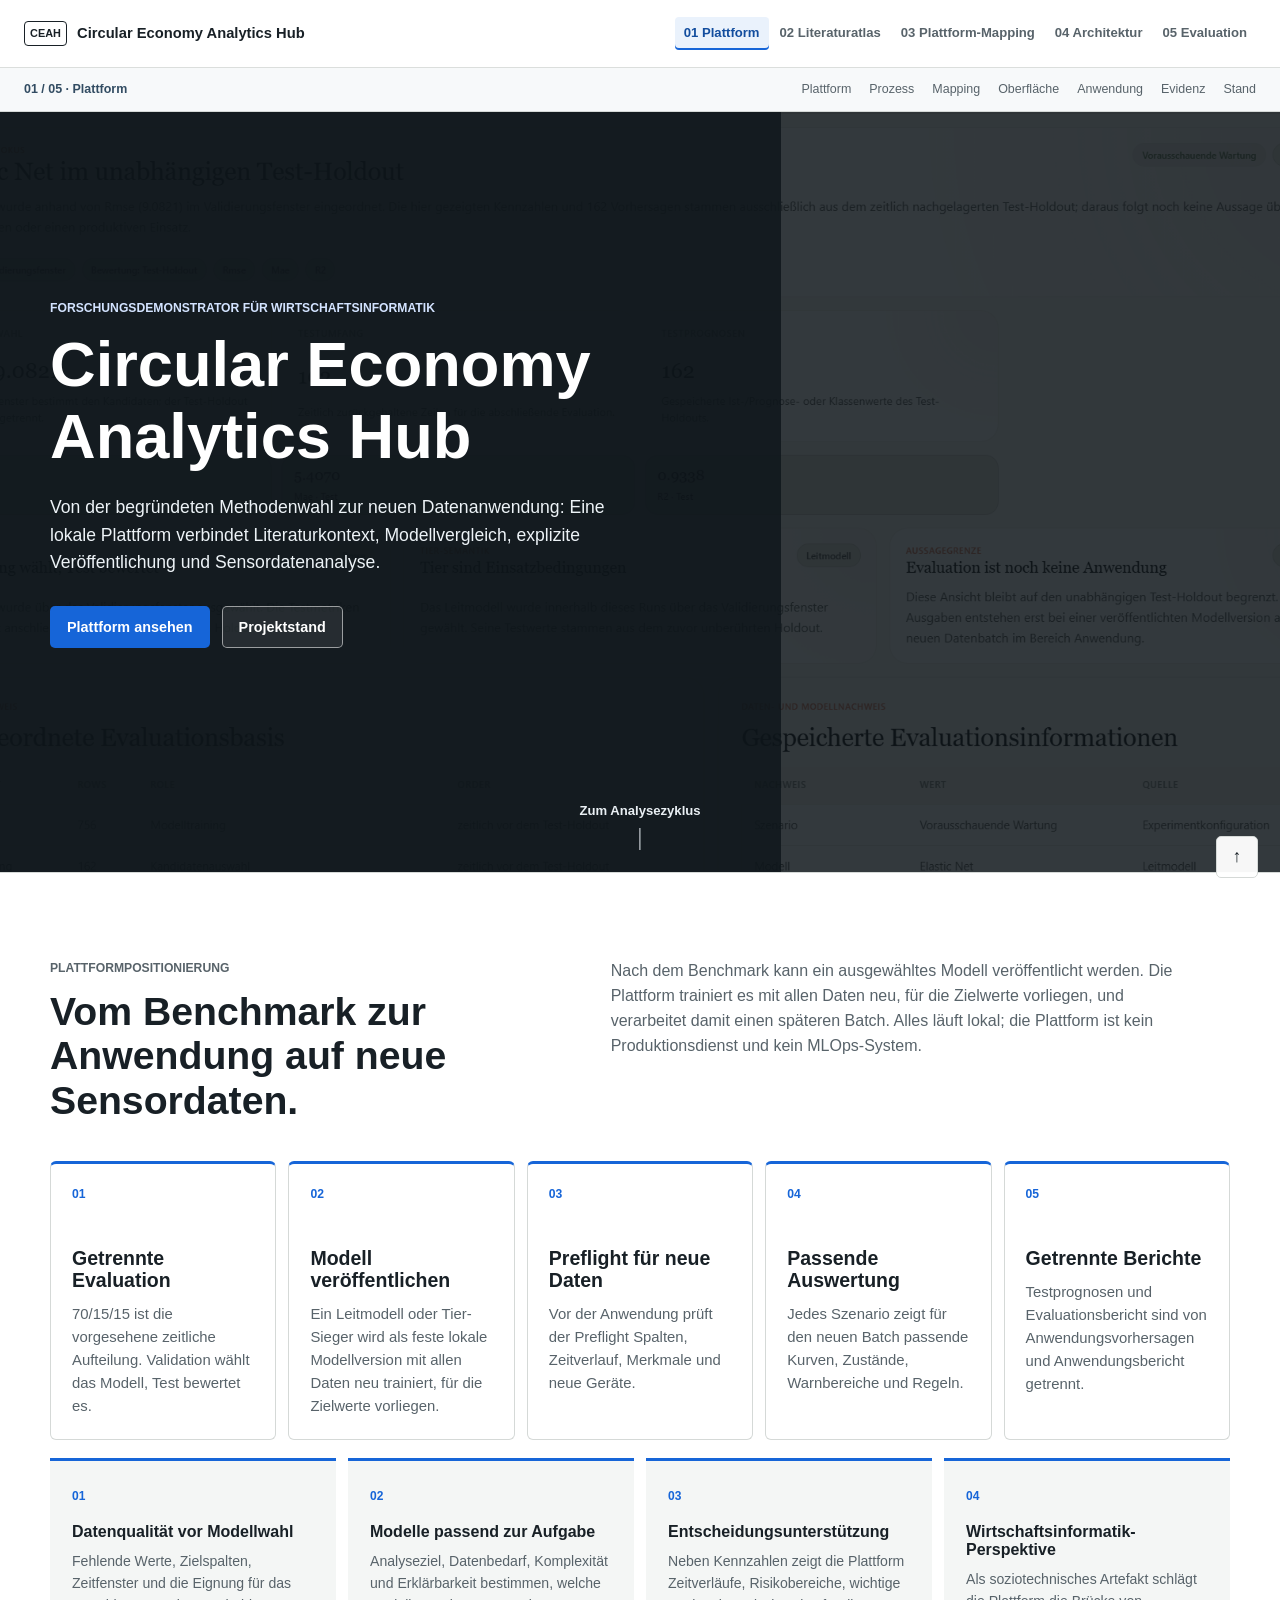
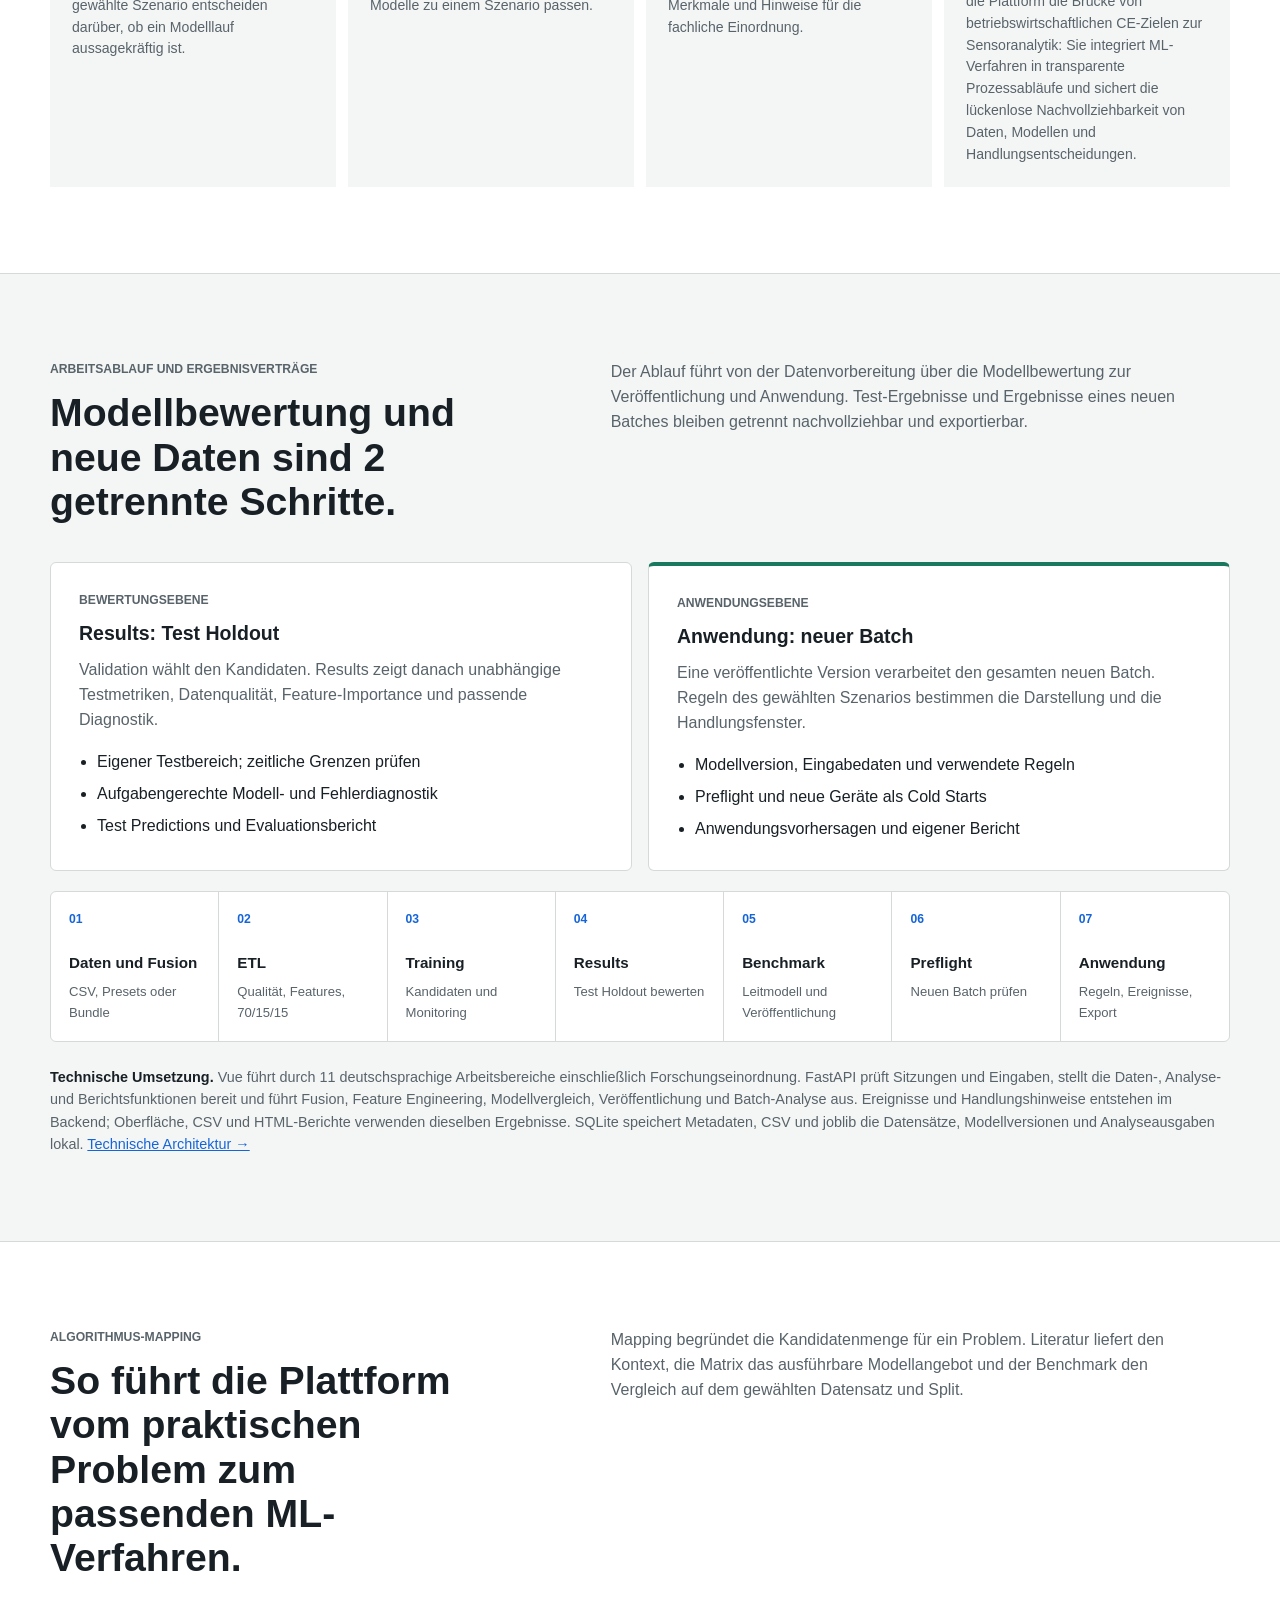
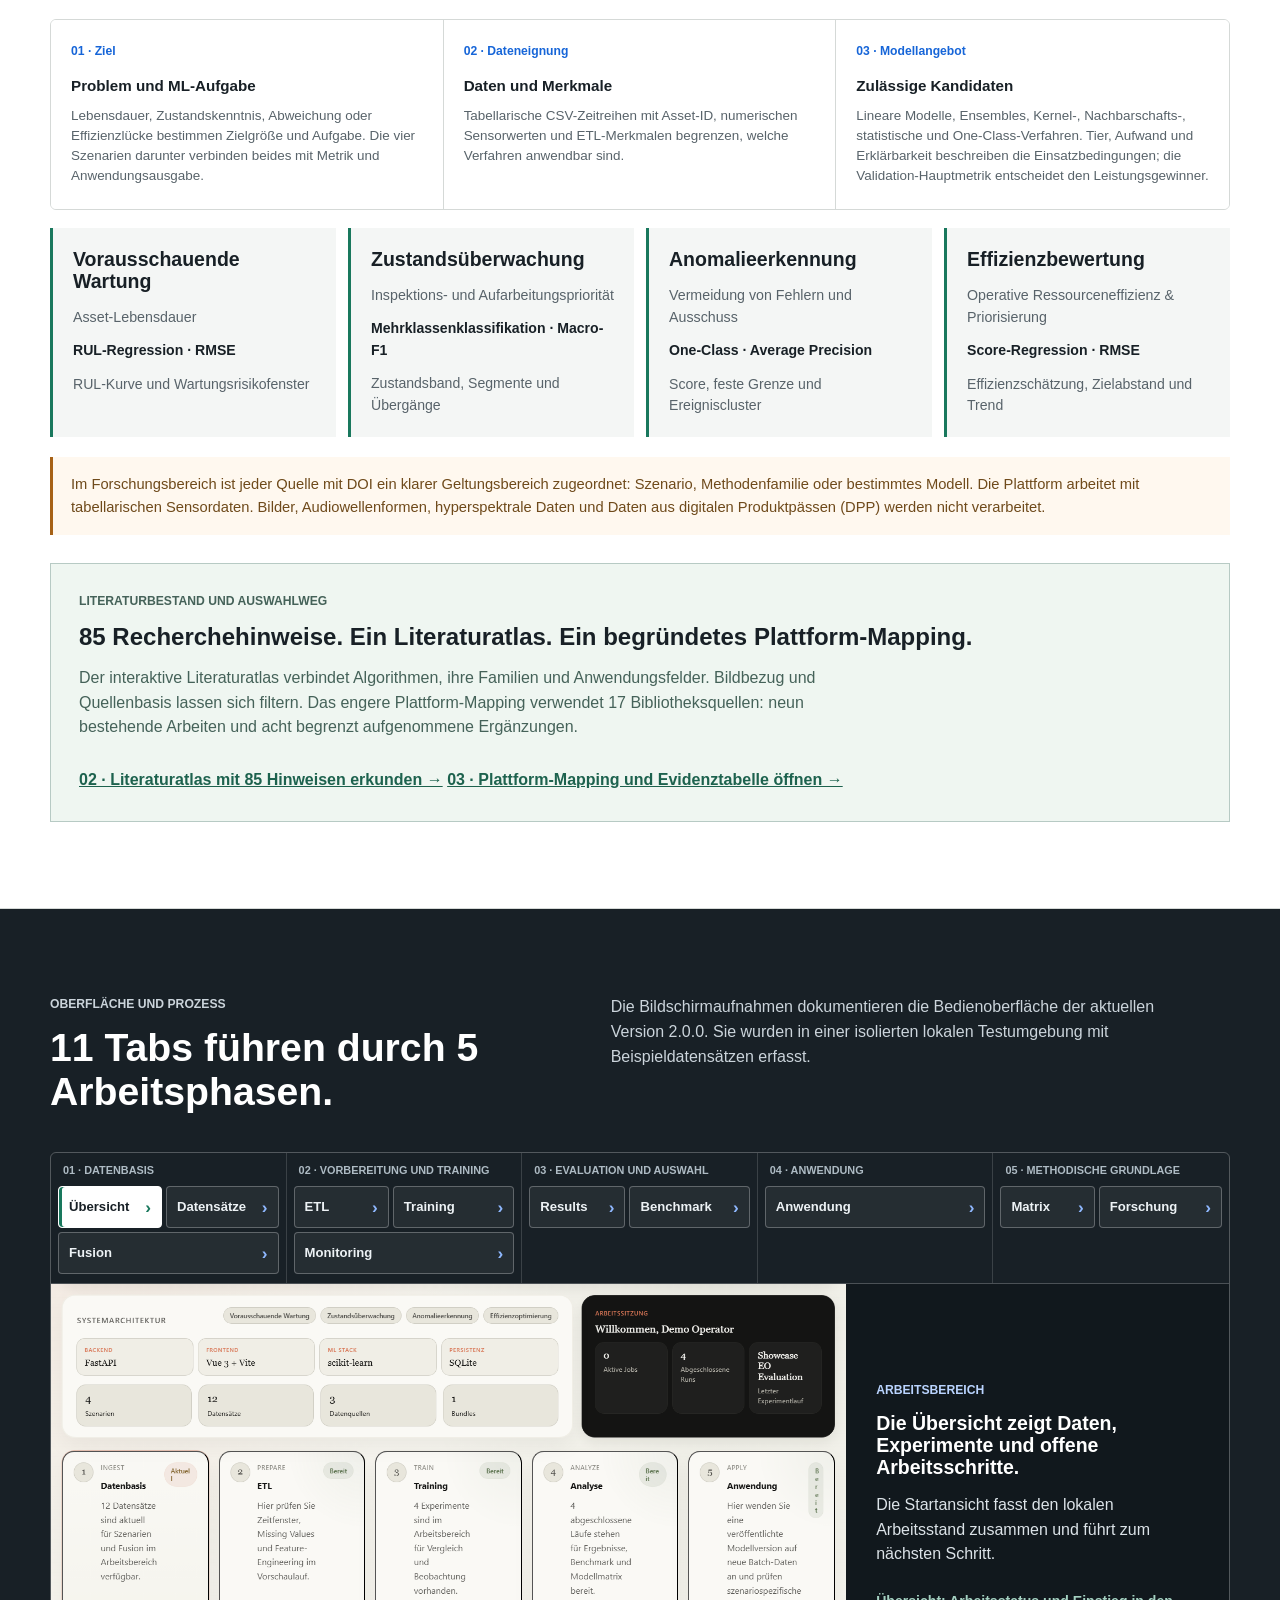
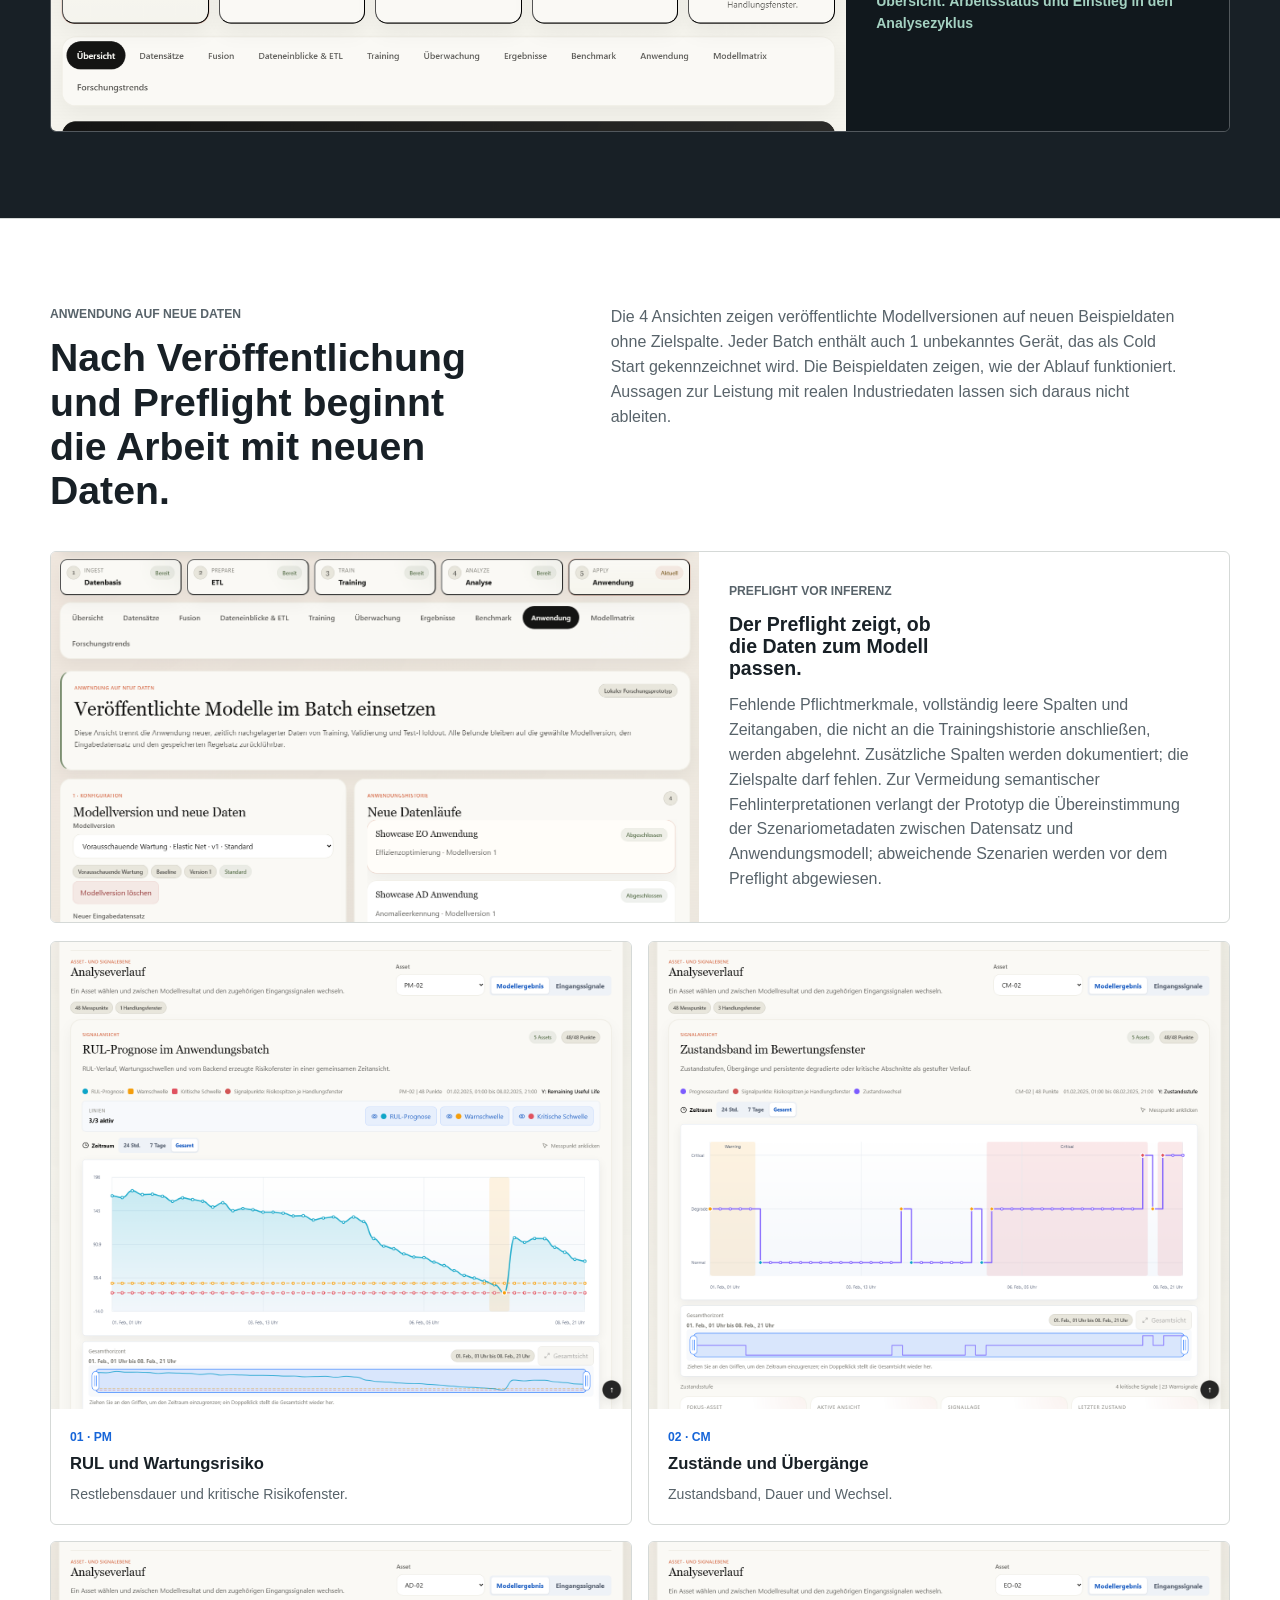
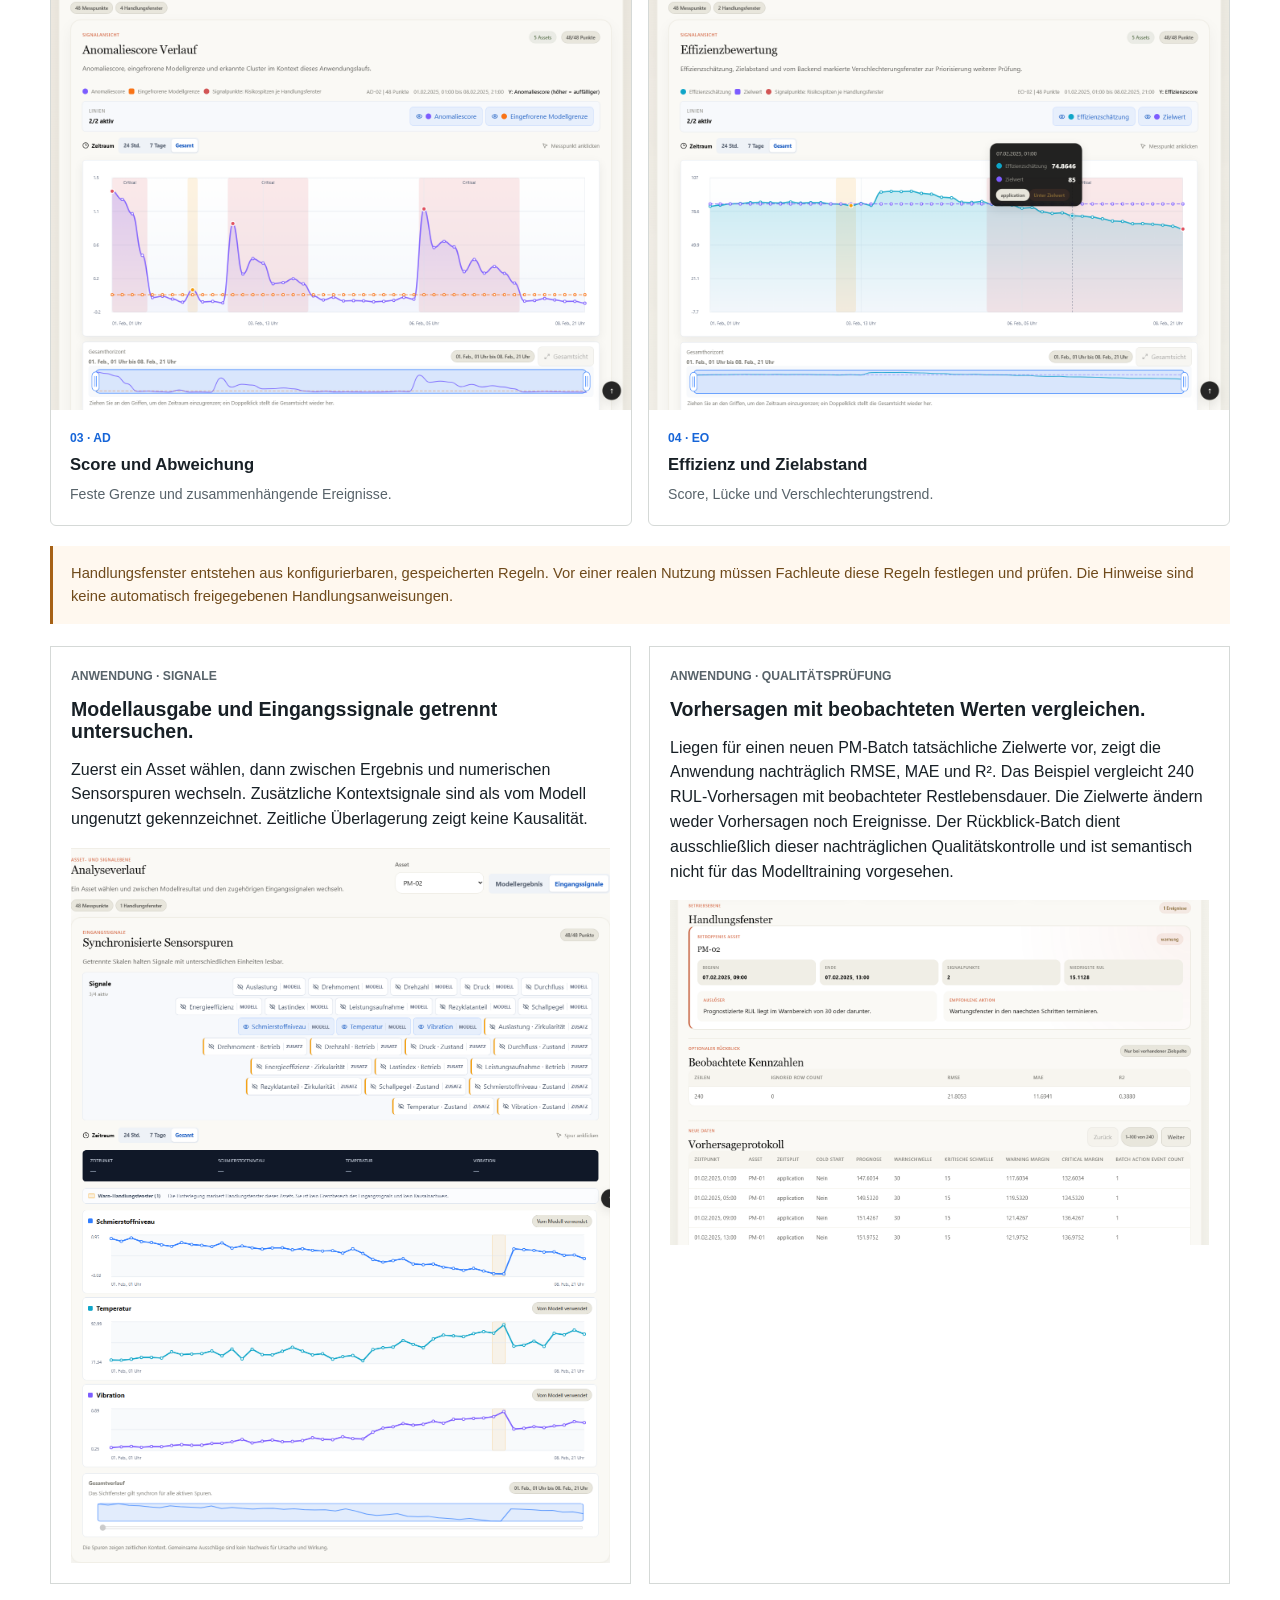
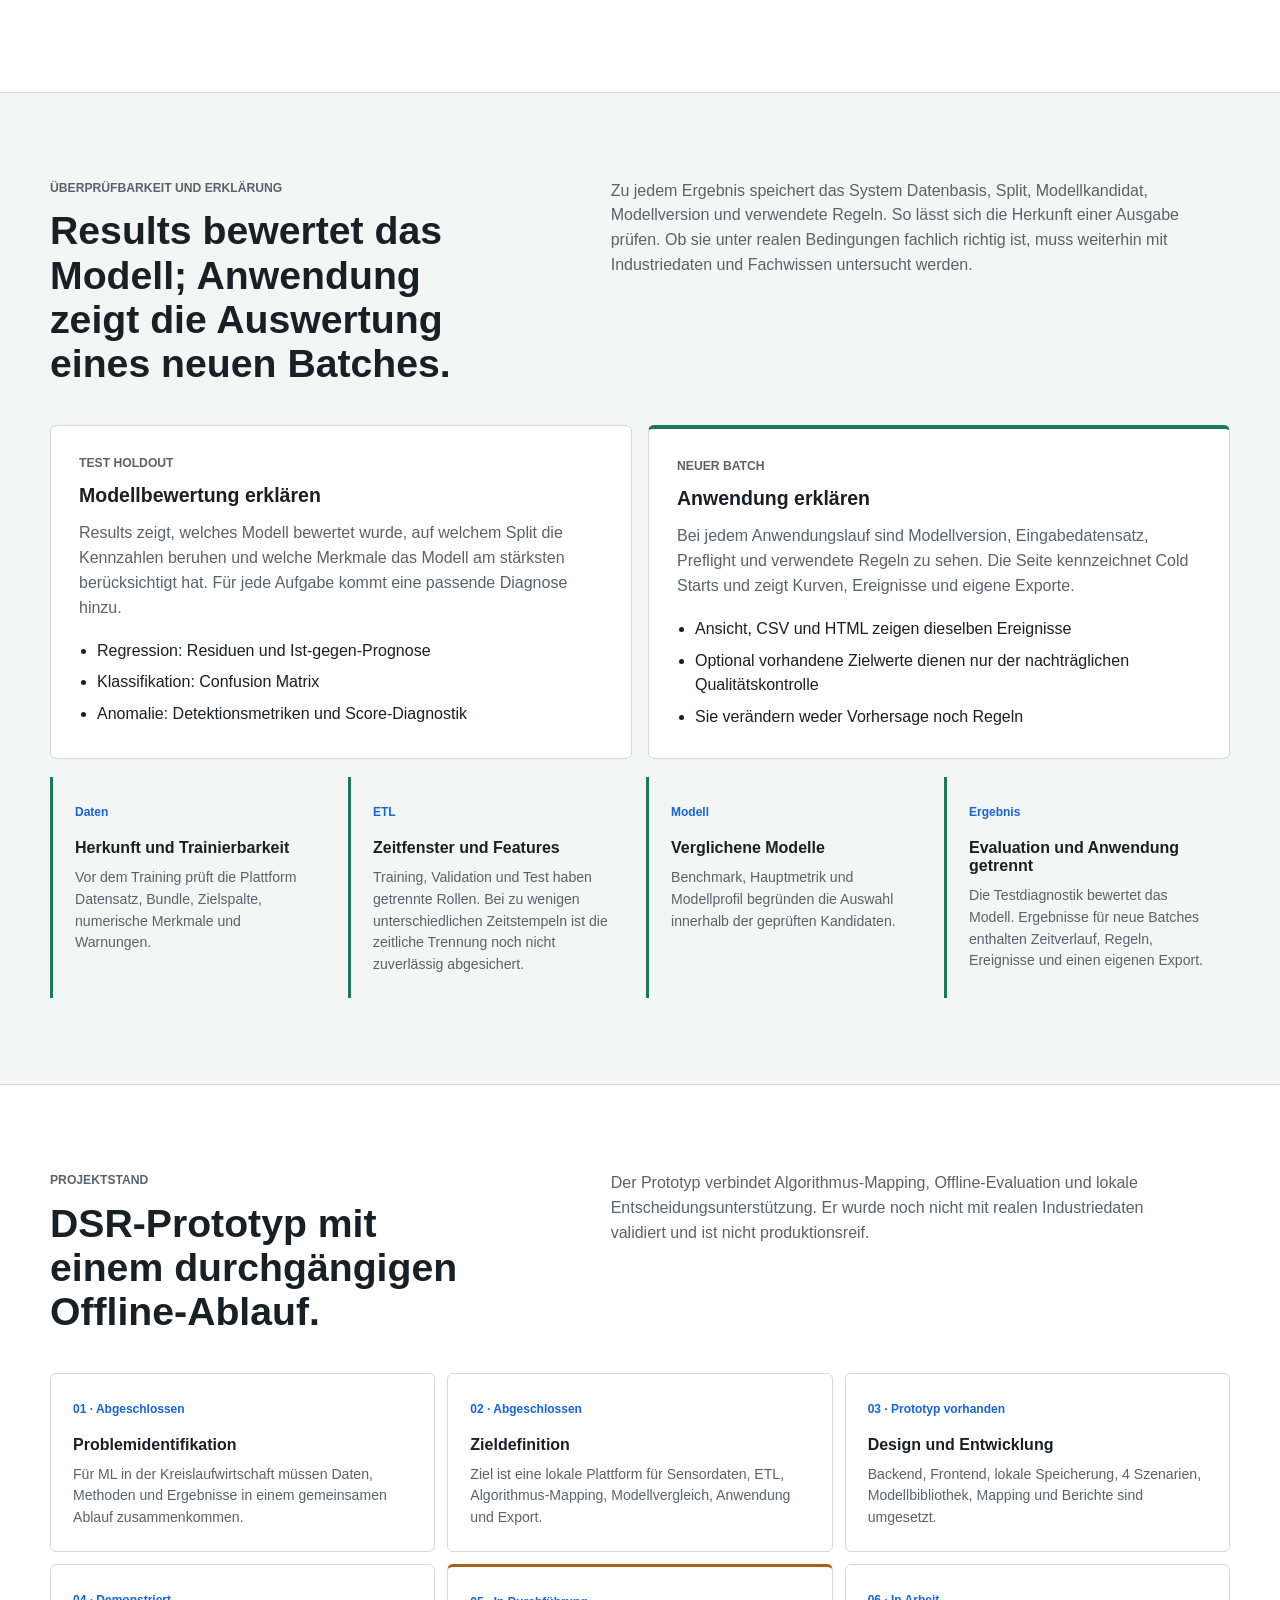
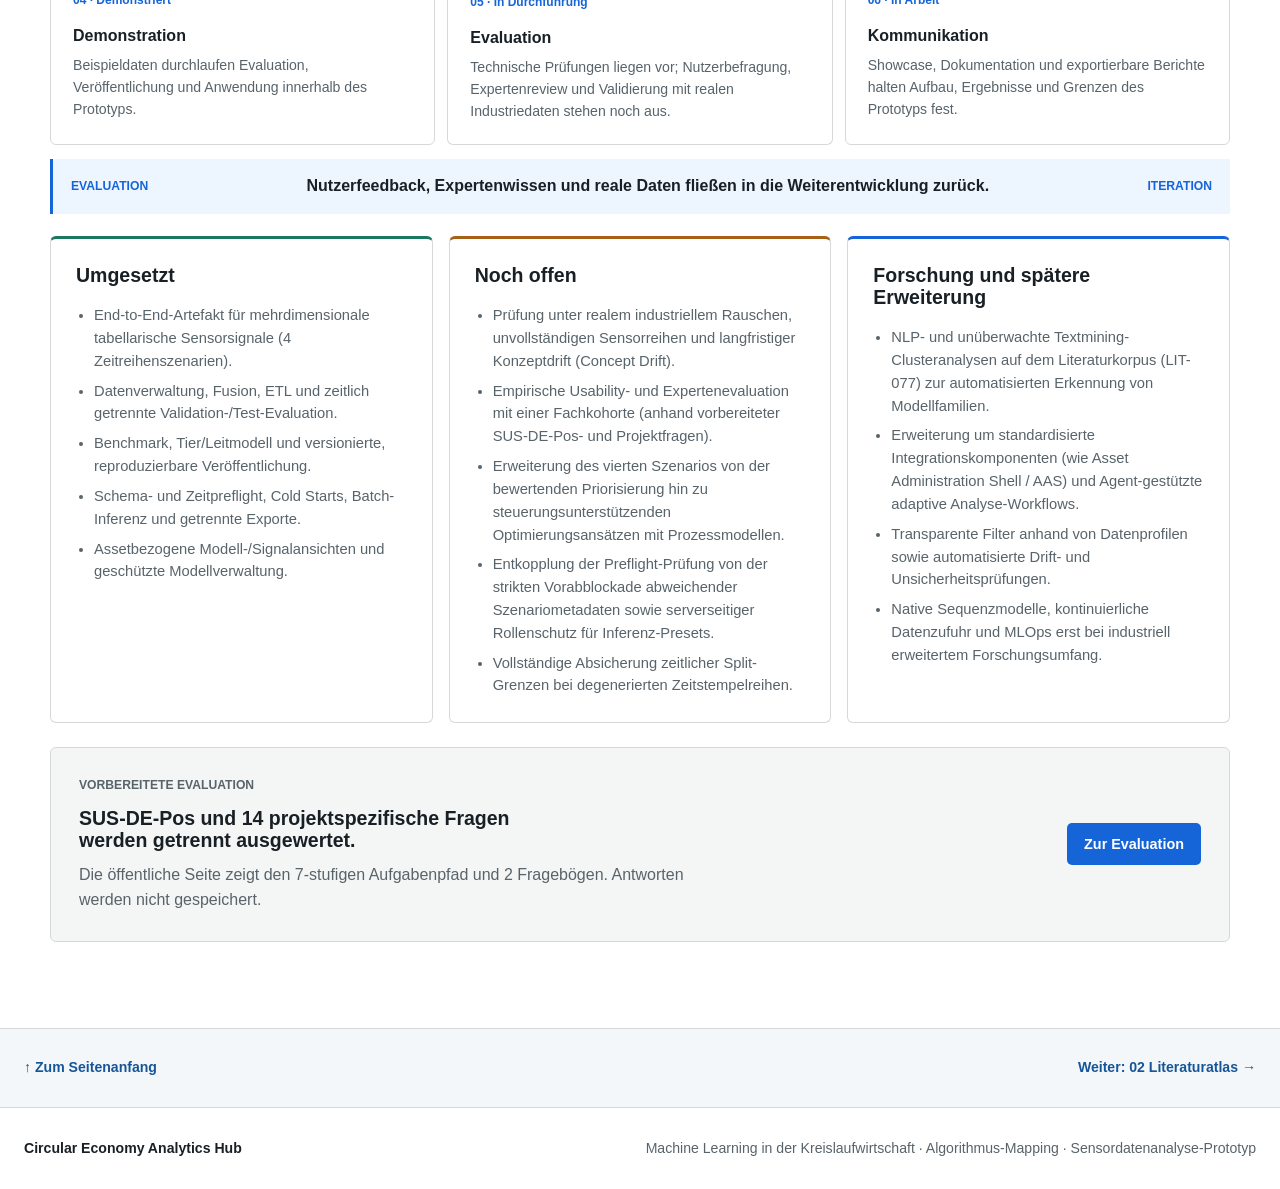
<file: index.html>
<!DOCTYPE html>
<html lang="de">
  <head>
    <meta charset="UTF-8" />
    <meta name="viewport" content="width=device-width, initial-scale=1.0" />
    <meta
      name="description"
      content="Circular Economy Analytics Hub: lokaler Forschungsprototyp zur Bewertung, Veröffentlichung und Anwendung von ML-Modellen auf Sensordaten."
    />
    <title>Circular Economy Analytics Hub</title>
    <link rel="icon" href="data:," />
    <script>document.documentElement.classList.add("js");</script>
    <link rel="stylesheet" href="./assets/site.css" />
    <link rel="stylesheet" href="./assets/mapping.css" />
  </head>
  <body>
    <div class="scroll-progress" aria-hidden="true"></div>
    <header class="site-nav" aria-label="Hauptnavigation">
      <a class="brand" href="./index.html"><span class="brand-mark" aria-hidden="true">CEAH</span><span>Circular Economy Analytics Hub</span></a>
      <nav class="nav-links" aria-label="Seitenfolge">
        <a href="./index.html" aria-current="page">01 Plattform</a><a href="./nebula.html">02 Literaturatlas</a><a href="./mapping.html">03 Plattform-Mapping</a><a href="./architecture.html">04 Architektur</a><a href="./evaluation.html">05 Evaluation</a>
      </nav>
    </header>
    <nav class="section-nav" aria-label="Auf dieser Seite"><span>01 / 05 · Plattform</span><a href="#position">Plattform</a><a href="#architecture">Prozess</a><a href="#mapping">Mapping</a><a href="#workflow">Oberfläche</a><a href="#scenarios">Anwendung</a><a href="#evidence">Evidenz</a><a href="#status">Stand</a></nav>

    <main id="top">
      <section class="hero" aria-labelledby="hero-title">
        <img class="hero-image" src="./assets/showcase-results-hero.png" alt="Abgeschlossenes PM-Experiment mit Test-Holdout-Ergebnissen in CEAH" />
        <div class="hero-shade" aria-hidden="true"></div>
        <div class="hero-copy">
          <p class="eyebrow">Forschungsdemonstrator für Wirtschaftsinformatik</p>
          <h1 id="hero-title">Circular Economy Analytics Hub</h1>
          <p>
            Von der begründeten Methodenwahl zur neuen Datenanwendung: Eine lokale Plattform verbindet
            Literaturkontext, Modellvergleich, explizite Veröffentlichung und Sensordatenanalyse.
          </p>
          <div class="hero-actions">
            <a class="primary-action" href="#workflow">Plattform ansehen</a>
            <a class="secondary-action" href="#status">Projektstand</a>
          </div>
        </div>
        <a class="hero-next" href="#position">Zum Analysezyklus</a>
      </section>

      <section class="chapter" id="position">
        <div class="section-head">
          <div>
            <p class="section-label">Plattformpositionierung</p>
            <h2>Vom Benchmark zur Anwendung auf neue Sensordaten.</h2>
          </div>
          <p>
            Nach dem Benchmark kann ein ausgewähltes Modell veröffentlicht werden. Die Plattform trainiert es mit allen
            Daten neu, für die Zielwerte vorliegen, und verarbeitet damit einen späteren Batch. Alles läuft lokal;
            die Plattform ist kein Produktionsdienst und kein MLOps-System.
          </p>
        </div>

        <div class="capability-grid" aria-label="Kernfähigkeiten">
          <article><span>01</span><h3>Getrennte Evaluation</h3><p>70/15/15 ist die vorgesehene zeitliche Aufteilung. Validation wählt das Modell, Test bewertet es.</p></article>
          <article><span>02</span><h3>Modell veröffentlichen</h3><p>Ein Leitmodell oder Tier-Sieger wird als feste lokale Modellversion mit allen Daten neu trainiert, für die Zielwerte vorliegen.</p></article>
          <article><span>03</span><h3>Preflight für neue Daten</h3><p>Vor der Anwendung prüft der Preflight Spalten, Zeitverlauf, Merkmale und neue Geräte.</p></article>
          <article><span>04</span><h3>Passende Auswertung</h3><p>Jedes Szenario zeigt für den neuen Batch passende Kurven, Zustände, Warnbereiche und Regeln.</p></article>
          <article><span>05</span><h3>Getrennte Berichte</h3><p>Testprognosen und Evaluationsbericht sind von Anwendungsvorhersagen und Anwendungsbericht getrennt.</p></article>
        </div>

        <div class="motivation-grid" aria-label="Begründung des Plattformansatzes">
          <article><span>01</span><h3>Datenqualität vor Modellwahl</h3><p>Fehlende Werte, Zielspalten, Zeitfenster und die Eignung für das gewählte Szenario entscheiden darüber, ob ein Modelllauf aussagekräftig ist.</p></article>
          <article><span>02</span><h3>Modelle passend zur Aufgabe</h3><p>Analyseziel, Datenbedarf, Komplexität und Erklärbarkeit bestimmen, welche Modelle zu einem Szenario passen.</p></article>
          <article><span>03</span><h3>Entscheidungsunterstützung</h3><p>Neben Kennzahlen zeigt die Plattform Zeitverläufe, Risikobereiche, wichtige Merkmale und Hinweise für die fachliche Einordnung.</p></article>
          <article><span>04</span><h3>Wirtschaftsinformatik-Perspektive</h3><p>Als soziotechnisches Artefakt schlägt die Plattform die Brücke von betriebswirtschaftlichen CE-Zielen zur Sensoranalytik: Sie integriert ML-Verfahren in transparente Prozessabläufe und sichert die lückenlose Nachvollziehbarkeit von Daten, Modellen und Handlungsentscheidungen.</p></article>
        </div>
      </section>

      <section class="chapter chapter-soft" id="architecture">
        <div class="section-head">
          <div>
            <p class="section-label">Arbeitsablauf und Ergebnisverträge</p>
            <h2>Modellbewertung und neue Daten sind 2 getrennte Schritte.</h2>
          </div>
          <p>
            Der Ablauf führt von der Datenvorbereitung über die Modellbewertung zur Veröffentlichung und Anwendung.
            Test-Ergebnisse und Ergebnisse eines neuen Batches bleiben getrennt nachvollziehbar und exportierbar.
          </p>
        </div>

        <div class="contract-grid">
          <article class="contract-card">
            <p class="step-label">Bewertungsebene</p>
            <h3>Results: Test Holdout</h3>
            <p>Validation wählt den Kandidaten. Results zeigt danach unabhängige Testmetriken, Datenqualität, Feature-Importance und passende Diagnostik.</p>
            <ul><li>Eigener Testbereich; zeitliche Grenzen prüfen</li><li>Aufgabengerechte Modell- und Fehlerdiagnostik</li><li>Test Predictions und Evaluationsbericht</li></ul>
          </article>
          <article class="contract-card contract-card-emphasis">
            <p class="step-label">Anwendungsebene</p>
            <h3>Anwendung: neuer Batch</h3>
            <p>Eine veröffentlichte Version verarbeitet den gesamten neuen Batch. Regeln des gewählten Szenarios bestimmen die Darstellung und die Handlungsfenster.</p>
            <ul><li>Modellversion, Eingabedaten und verwendete Regeln</li><li>Preflight und neue Geräte als Cold Starts</li><li>Anwendungsvorhersagen und eigener Bericht</li></ul>
          </article>
        </div>

        <ol class="process-lane" aria-label="End-to-End-Analyseprozess">
          <li><span>01</span><strong>Daten und Fusion</strong><small>CSV, Presets oder Bundle</small></li>
          <li><span>02</span><strong>ETL</strong><small>Qualität, Features, 70/15/15</small></li>
          <li><span>03</span><strong>Training</strong><small>Kandidaten und Monitoring</small></li>
          <li><span>04</span><strong>Results</strong><small>Test Holdout bewerten</small></li>
          <li><span>05</span><strong>Benchmark</strong><small>Leitmodell und Veröffentlichung</small></li>
          <li><span>06</span><strong>Preflight</strong><small>Neuen Batch prüfen</small></li>
          <li><span>07</span><strong>Anwendung</strong><small>Regeln, Ereignisse, Export</small></li>
        </ol>
        <p class="system-summary"><strong>Technische Umsetzung.</strong> Vue führt durch 11 deutschsprachige Arbeitsbereiche einschließlich Forschungseinordnung. FastAPI prüft Sitzungen und Eingaben, stellt die Daten-, Analyse- und Berichtsfunktionen bereit und führt Fusion, Feature Engineering, Modellvergleich, Veröffentlichung und Batch-Analyse aus. Ereignisse und Handlungshinweise entstehen im Backend; Oberfläche, CSV und HTML-Berichte verwenden dieselben Ergebnisse. SQLite speichert Metadaten, CSV und joblib die Datensätze, Modellversionen und Analyseausgaben lokal. <a href="./architecture.html">Technische Architektur →</a></p>
      </section>

      <section class="chapter" id="mapping">
        <div class="section-head">
          <div>
            <p class="section-label">Algorithmus-Mapping</p>
            <h2>So führt die Plattform vom praktischen Problem zum passenden ML-Verfahren.</h2>
          </div>
          <p>
            Mapping begründet die Kandidatenmenge für ein Problem. Literatur liefert den Kontext, die Matrix das
            ausführbare Modellangebot und der Benchmark den Vergleich auf dem gewählten Datensatz und Split.
          </p>
        </div>

        <ol class="mapping-criteria" aria-label="Drei Bedingungen der Kandidatenauswahl">
          <li><span>01 · Ziel</span><strong>Problem und ML-Aufgabe</strong><small>Lebensdauer, Zustandskenntnis, Abweichung oder Effizienzlücke bestimmen Zielgröße und Aufgabe. Die vier Szenarien darunter verbinden beides mit Metrik und Anwendungsausgabe.</small></li>
          <li><span>02 · Dateneignung</span><strong>Daten und Merkmale</strong><small>Tabellarische CSV-Zeitreihen mit Asset-ID, numerischen Sensorwerten und ETL-Merkmalen begrenzen, welche Verfahren anwendbar sind.</small></li>
          <li><span>03 · Modellangebot</span><strong>Zulässige Kandidaten</strong><small>Lineare Modelle, Ensembles, Kernel-, Nachbarschafts-, statistische und One-Class-Verfahren. Tier, Aufwand und Erklärbarkeit beschreiben die Einsatzbedingungen; die Validation-Hauptmetrik entscheidet den Leistungsgewinner.</small></li>
        </ol>

        <div class="scenario-map" aria-label="4 Szenarien entlang der Mapping-Kette">
          <article><h3>Vorausschauende Wartung</h3><p>Asset-Lebensdauer</p><strong>RUL-Regression · RMSE</strong><small>RUL-Kurve und Wartungsrisikofenster</small></article>
          <article><h3>Zustandsüberwachung</h3><p>Inspektions- und Aufarbeitungspriorität</p><strong>Mehrklassenklassifikation · Macro-F1</strong><small>Zustandsband, Segmente und Übergänge</small></article>
          <article><h3>Anomalieerkennung</h3><p>Vermeidung von Fehlern und Ausschuss</p><strong>One-Class · Average Precision</strong><small>Score, feste Grenze und Ereigniscluster</small></article>
          <article><h3>Effizienzbewertung</h3><p>Operative Ressourceneffizienz &amp; Priorisierung</p><strong>Score-Regression · RMSE</strong><small>Effizienzschätzung, Zielabstand und Trend</small></article>
        </div>

        <p class="boundary-note">
          Im Forschungsbereich ist jeder Quelle mit DOI ein klarer Geltungsbereich zugeordnet: Szenario, Methodenfamilie
          oder bestimmtes Modell. Die Plattform arbeitet mit tabellarischen Sensordaten. Bilder, Audiowellenformen,
          hyperspektrale Daten und Daten aus digitalen Produktpässen (DPP) werden nicht verarbeitet.
        </p>
        <div class="mapping-teaser">
          <p class="step-label">Literaturbestand und Auswahlweg</p>
          <h3>85 Recherchehinweise. Ein Literaturatlas. Ein begründetes Plattform-Mapping.</h3>
          <p>Der interaktive Literaturatlas verbindet Algorithmen, ihre Familien und Anwendungsfelder. Bildbezug und Quellenbasis lassen sich filtern. Das engere Plattform-Mapping verwendet 17 Bibliotheksquellen: neun bestehende Arbeiten und acht begrenzt aufgenommene Ergänzungen.</p>
          <a href="./nebula.html">02 · Literaturatlas mit 85 Hinweisen erkunden →</a>
          <a href="./mapping.html">03 · Plattform-Mapping und Evidenztabelle öffnen →</a>
        </div>
      </section>

      <section class="chapter chapter-dark" id="workflow">
        <div class="section-head">
          <div>
            <p class="section-label">Oberfläche und Prozess</p>
            <h2>11 Tabs führen durch 5 Arbeitsphasen.</h2>
          </div>
          <p>
            Die Bildschirmaufnahmen dokumentieren die Bedienoberfläche der aktuellen Version 2.0.0.
            Sie wurden in einer isolierten lokalen Testumgebung mit Beispieldatensätzen erfasst.
          </p>
        </div>

        <div class="workflow-browser" data-workflow-browser>
          <div class="workflow-phase-list" role="tablist" aria-label="Plattformbereiche">
            <div class="workflow-phase" role="presentation">
              <span class="workflow-phase-label">01 · Datenbasis</span>
              <button type="button" class="workflow-tab is-active" id="workflow-tab-overview" role="tab" aria-controls="workflow-panel" aria-selected="true" tabindex="0" data-workflow="overview">Übersicht</button>
              <button type="button" class="workflow-tab" id="workflow-tab-datasets" role="tab" aria-controls="workflow-panel" aria-selected="false" tabindex="-1" data-workflow="datasets">Datensätze</button>
              <button type="button" class="workflow-tab" id="workflow-tab-fusion" role="tab" aria-controls="workflow-panel" aria-selected="false" tabindex="-1" data-workflow="fusion">Fusion</button>
            </div>
            <div class="workflow-phase" role="presentation">
              <span class="workflow-phase-label">02 · Vorbereitung und Training</span>
              <button type="button" class="workflow-tab" id="workflow-tab-etl" role="tab" aria-controls="workflow-panel" aria-selected="false" tabindex="-1" data-workflow="etl">ETL</button>
              <button type="button" class="workflow-tab" id="workflow-tab-training" role="tab" aria-controls="workflow-panel" aria-selected="false" tabindex="-1" data-workflow="training">Training</button>
              <button type="button" class="workflow-tab" id="workflow-tab-monitoring" role="tab" aria-controls="workflow-panel" aria-selected="false" tabindex="-1" data-workflow="monitoring">Monitoring</button>
            </div>
            <div class="workflow-phase" role="presentation">
              <span class="workflow-phase-label">03 · Evaluation und Auswahl</span>
              <button type="button" class="workflow-tab" id="workflow-tab-results" role="tab" aria-controls="workflow-panel" aria-selected="false" tabindex="-1" data-workflow="results">Results</button>
              <button type="button" class="workflow-tab" id="workflow-tab-benchmark" role="tab" aria-controls="workflow-panel" aria-selected="false" tabindex="-1" data-workflow="benchmark">Benchmark</button>
            </div>
            <div class="workflow-phase" role="presentation">
              <span class="workflow-phase-label">04 · Anwendung</span>
              <button type="button" class="workflow-tab" id="workflow-tab-application" role="tab" aria-controls="workflow-panel" aria-selected="false" tabindex="-1" data-workflow="application">Anwendung</button>
            </div>
            <div class="workflow-phase" role="presentation">
              <span class="workflow-phase-label">05 · Methodische Grundlage</span>
              <button type="button" class="workflow-tab" id="workflow-tab-matrix" role="tab" aria-controls="workflow-panel" aria-selected="false" tabindex="-1" data-workflow="matrix">Matrix</button>
              <button type="button" class="workflow-tab" id="workflow-tab-research" role="tab" aria-controls="workflow-panel" aria-selected="false" tabindex="-1" data-workflow="research">Forschung</button>
            </div>
          </div>
          <div class="workflow-screen" id="workflow-panel" role="tabpanel" aria-labelledby="workflow-tab-overview" tabindex="0">
            <figure><img data-workflow-image src="./assets/showcase-hero.png" alt="Übersicht der aktuellen Plattform" /></figure>
            <div class="workflow-copy">
              <p class="step-label" data-workflow-phase>Arbeitsbereich</p>
              <h3 data-workflow-title>Die Übersicht zeigt Daten, Experimente und offene Arbeitsschritte.</h3>
              <p data-workflow-description>Die Startansicht fasst den lokalen Arbeitsstand zusammen und führt zum nächsten Schritt.</p>
              <p class="workflow-evidence" data-workflow-evidence>Übersicht: Arbeitsstatus und Einstieg in den Analysezyklus</p>
            </div>
          </div>
        </div>
      </section>

      <section class="chapter" id="scenarios">
        <div class="section-head">
          <div>
            <p class="section-label">Anwendung auf neue Daten</p>
            <h2>Nach Veröffentlichung und Preflight beginnt die Arbeit mit neuen Daten.</h2>
          </div>
          <p>
            Die 4 Ansichten zeigen veröffentlichte Modellversionen auf neuen Beispieldaten ohne Zielspalte. Jeder Batch
            enthält auch 1 unbekanntes Gerät, das als Cold Start gekennzeichnet wird. Die Beispieldaten zeigen, wie der
            Ablauf funktioniert. Aussagen zur Leistung mit realen Industriedaten lassen sich daraus nicht ableiten.
          </p>
        </div>

        <div class="application-detail">
          <figure><img src="./assets/showcase-application-preflight.png" alt="Anwendung mit Modellversion, neuem Batch und erfolgreichem Preflight" /></figure>
          <div>
            <p class="step-label">Preflight vor Inferenz</p>
            <h3>Der Preflight zeigt, ob die Daten zum Modell passen.</h3>
            <p>Fehlende Pflichtmerkmale, vollständig leere Spalten und Zeitangaben, die nicht an die Trainingshistorie anschließen, werden abgelehnt. Zusätzliche Spalten werden dokumentiert; die Zielspalte darf fehlen. Zur Vermeidung semantischer Fehlinterpretationen verlangt der Prototyp die Übereinstimmung der Szenariometadaten zwischen Datensatz und Anwendungsmodell; abweichende Szenarien werden vor dem Preflight abgewiesen.</p>
          </div>
        </div>

        <div class="scenario-gallery" aria-label="4 Anwendungsergebnisse mit Beispieldaten">
          <article><figure><img src="./assets/showcase-pm.png" alt="PM Anwendung mit RUL-Prognose und Wartungsrisikofenstern" /></figure><div><span>01 · PM</span><h3>RUL und Wartungsrisiko</h3><p>Restlebensdauer und kritische Risikofenster.</p></div></article>
          <article><figure><img src="./assets/showcase-cm.png" alt="CM Anwendung mit Zustandsband und anhaltenden Segmenten" /></figure><div><span>02 · CM</span><h3>Zustände und Übergänge</h3><p>Zustandsband, Dauer und Wechsel.</p></div></article>
          <article><figure><img src="./assets/showcase-ad.png" alt="AD Anwendung mit Anomaliescore und Ereignisclustern" /></figure><div><span>03 · AD</span><h3>Score und Abweichung</h3><p>Feste Grenze und zusammenhängende Ereignisse.</p></div></article>
          <article><figure><img src="./assets/showcase-eo.png" alt="EO Anwendung mit Effizienzschätzung und Zielabstand" /></figure><div><span>04 · EO</span><h3>Effizienz und Zielabstand</h3><p>Score, Lücke und Verschlechterungstrend.</p></div></article>
        </div>
        <p class="boundary-note">Handlungsfenster entstehen aus konfigurierbaren, gespeicherten Regeln. Vor einer realen Nutzung müssen Fachleute diese Regeln festlegen und prüfen. Die Hinweise sind keine automatisch freigegebenen Handlungsanweisungen.</p>
        <div class="application-update-grid">
          <article><p class="step-label">Anwendung · Signale</p><h3>Modellausgabe und Eingangssignale getrennt untersuchen.</h3><p>Zuerst ein Asset wählen, dann zwischen Ergebnis und numerischen Sensorspuren wechseln. Zusätzliche Kontextsignale sind als vom Modell ungenutzt gekennzeichnet. Zeitliche Überlagerung zeigt keine Kausalität.</p><figure><img src="./assets/showcase-application-signals.png" alt="Aktuelle Anwendung: Asset-Auswahl und synchronisierte Eingangssignale" /></figure></article>
          <article><p class="step-label">Anwendung · Qualitätsprüfung</p><h3>Vorhersagen mit beobachteten Werten vergleichen.</h3><p>Liegen für einen neuen PM-Batch tatsächliche Zielwerte vor, zeigt die Anwendung nachträglich RMSE, MAE und R². Das Beispiel vergleicht 240 RUL-Vorhersagen mit beobachteter Restlebensdauer. Die Zielwerte ändern weder Vorhersagen noch Ereignisse. Der Rückblick-Batch dient ausschließlich dieser nachträglichen Qualitätskontrolle und ist semantisch nicht für das Modelltraining vorgesehen.</p><figure><img src="./assets/showcase-application-observed.png" alt="PM-Anwendung: RMSE, MAE und R² aus 240 Vorhersagen mit beobachteter Restlebensdauer" /></figure></article>
        </div>
      </section>

      <section class="chapter chapter-soft" id="evidence">
        <div class="section-head">
          <div>
            <p class="section-label">Überprüfbarkeit und Erklärung</p>
            <h2>Results bewertet das Modell; Anwendung zeigt die Auswertung eines neuen Batches.</h2>
          </div>
          <p>
            Zu jedem Ergebnis speichert das System Datenbasis, Split, Modellkandidat, Modellversion und verwendete Regeln.
            So lässt sich die Herkunft einer Ausgabe prüfen. Ob sie unter realen Bedingungen fachlich richtig ist, muss
            weiterhin mit Industriedaten und Fachwissen untersucht werden.
          </p>
        </div>
        <div class="explain-grid">
          <article><p class="step-label">Test Holdout</p><h3>Modellbewertung erklären</h3><p>Results zeigt, welches Modell bewertet wurde, auf welchem Split die Kennzahlen beruhen und welche Merkmale das Modell am stärksten berücksichtigt hat. Für jede Aufgabe kommt eine passende Diagnose hinzu.</p><ul><li>Regression: Residuen und Ist-gegen-Prognose</li><li>Klassifikation: Confusion Matrix</li><li>Anomalie: Detektionsmetriken und Score-Diagnostik</li></ul></article>
          <article><p class="step-label">Neuer Batch</p><h3>Anwendung erklären</h3><p>Bei jedem Anwendungslauf sind Modellversion, Eingabedatensatz, Preflight und verwendete Regeln zu sehen. Die Seite kennzeichnet Cold Starts und zeigt Kurven, Ereignisse und eigene Exporte.</p><ul><li>Ansicht, CSV und HTML zeigen dieselben Ereignisse</li><li>Optional vorhandene Zielwerte dienen nur der nachträglichen Qualitätskontrolle</li><li>Sie verändern weder Vorhersage noch Regeln</li></ul></article>
        </div>

        <div class="evidence-chain" aria-label="Nachvollziehbarkeit entlang des Analyseprozesses">
          <article><span>Daten</span><h3>Herkunft und Trainierbarkeit</h3><p>Vor dem Training prüft die Plattform Datensatz, Bundle, Zielspalte, numerische Merkmale und Warnungen.</p></article>
          <article><span>ETL</span><h3>Zeitfenster und Features</h3><p>Training, Validation und Test haben getrennte Rollen. Bei zu wenigen unterschiedlichen Zeitstempeln ist die zeitliche Trennung noch nicht zuverlässig abgesichert.</p></article>
          <article><span>Modell</span><h3>Verglichene Modelle</h3><p>Benchmark, Hauptmetrik und Modellprofil begründen die Auswahl innerhalb der geprüften Kandidaten.</p></article>
          <article><span>Ergebnis</span><h3>Evaluation und Anwendung getrennt</h3><p>Die Testdiagnostik bewertet das Modell. Ergebnisse für neue Batches enthalten Zeitverlauf, Regeln, Ereignisse und einen eigenen Export.</p></article>
        </div>
      </section>

      <section class="chapter" id="status">
        <div class="section-head">
          <div><p class="section-label">Projektstand</p><h2>DSR-Prototyp mit einem durchgängigen Offline-Ablauf.</h2></div>
          <p>Der Prototyp verbindet Algorithmus-Mapping, Offline-Evaluation und lokale Entscheidungsunterstützung. Er wurde noch nicht mit realen Industriedaten validiert und ist nicht produktionsreif.</p>
        </div>
        <div class="dsr-grid" aria-label="Design-Science-Research-Prozess">
          <article><span>01 · Abgeschlossen</span><h3>Problemidentifikation</h3><p>Für ML in der Kreislaufwirtschaft müssen Daten, Methoden und Ergebnisse in einem gemeinsamen Ablauf zusammenkommen.</p></article>
          <article><span>02 · Abgeschlossen</span><h3>Zieldefinition</h3><p>Ziel ist eine lokale Plattform für Sensordaten, ETL, Algorithmus-Mapping, Modellvergleich, Anwendung und Export.</p></article>
          <article><span>03 · Prototyp vorhanden</span><h3>Design und Entwicklung</h3><p>Backend, Frontend, lokale Speicherung, 4 Szenarien, Modellbibliothek, Mapping und Berichte sind umgesetzt.</p></article>
          <article><span>04 · Demonstriert</span><h3>Demonstration</h3><p>Beispieldaten durchlaufen Evaluation, Veröffentlichung und Anwendung innerhalb des Prototyps.</p></article>
          <article><span>05 · In Durchführung</span><h3>Evaluation</h3><p>Technische Prüfungen liegen vor; Nutzerbefragung, Expertenreview und Validierung mit realen Industriedaten stehen noch aus.</p></article>
          <article><span>06 · In Arbeit</span><h3>Kommunikation</h3><p>Showcase, Dokumentation und exportierbare Berichte halten Aufbau, Ergebnisse und Grenzen des Prototyps fest.</p></article>
        </div>
        <p class="dsr-loop"><span>Evaluation</span><strong>Nutzerfeedback, Expertenwissen und reale Daten fließen in die Weiterentwicklung zurück.</strong><span>Iteration</span></p>
        <div class="status-grid">
          <article><h3>Umgesetzt</h3><ul><li>End-to-End-Artefakt für mehrdimensionale tabellarische Sensorsignale (4 Zeitreihenszenarien).</li><li>Datenverwaltung, Fusion, ETL und zeitlich getrennte Validation-/Test-Evaluation.</li><li>Benchmark, Tier/Leitmodell und versionierte, reproduzierbare Veröffentlichung.</li><li>Schema- und Zeitpreflight, Cold Starts, Batch-Inferenz und getrennte Exporte.</li><li>Assetbezogene Modell-/Signalansichten und geschützte Modellverwaltung.</li></ul></article>
          <article><h3>Noch offen</h3><ul><li>Prüfung unter realem industriellem Rauschen, unvollständigen Sensorreihen und langfristiger Konzeptdrift (Concept Drift).</li><li>Empirische Usability- und Expertenevaluation mit einer Fachkohorte (anhand vorbereiteter SUS-DE-Pos- und Projektfragen).</li><li>Erweiterung des vierten Szenarios von der bewertenden Priorisierung hin zu steuerungsunterstützenden Optimierungsansätzen mit Prozessmodellen.</li><li>Entkopplung der Preflight-Prüfung von der strikten Vorabblockade abweichender Szenariometadaten sowie serverseitiger Rollenschutz für Inferenz-Presets.</li><li>Vollständige Absicherung zeitlicher Split-Grenzen bei degenerierten Zeitstempelreihen.</li></ul></article>
          <article><h3>Forschung und spätere Erweiterung</h3><ul><li>NLP- und unüberwachte Textmining-Clusteranalysen auf dem Literaturkorpus (LIT-077) zur automatisierten Erkennung von Modellfamilien.</li><li>Erweiterung um standardisierte Integrationskomponenten (wie Asset Administration Shell / AAS) und Agent-gestützte adaptive Analyse-Workflows.</li><li>Transparente Filter anhand von Datenprofilen sowie automatisierte Drift- und Unsicherheitsprüfungen.</li><li>Native Sequenzmodelle, kontinuierliche Datenzufuhr und MLOps erst bei industriell erweitertem Forschungsumfang.</li></ul></article>
        </div>
        <div class="evaluation-callout"><div><p class="step-label">Vorbereitete Evaluation</p><h3>SUS-DE-Pos und 14 projektspezifische Fragen werden getrennt ausgewertet.</h3><p>Die öffentliche Seite zeigt den 7-stufigen Aufgabenpfad und 2 Fragebögen. Antworten werden nicht gespeichert.</p></div><a class="primary-action" href="./evaluation.html">Zur Evaluation</a></div>
      </section>
    </main>
<nav class="page-sequence" aria-label="Weiter durch das Showcase"><a href="#top">↑ Zum Seitenanfang</a><a href="./nebula.html">Weiter: 02 Literaturatlas →</a></nav>
    <a class="back-to-top" href="#top" aria-label="Zur Kopfzeile zurück" title="Zur Übersicht">↑</a>
    <footer class="site-footer"><strong>Circular Economy Analytics Hub</strong><span>Machine Learning in der Kreislaufwirtschaft · Algorithmus-Mapping · Sensordatenanalyse-Prototyp</span></footer>
    <script src="./assets/site.js"></script>
  </body>
</html>
</file>
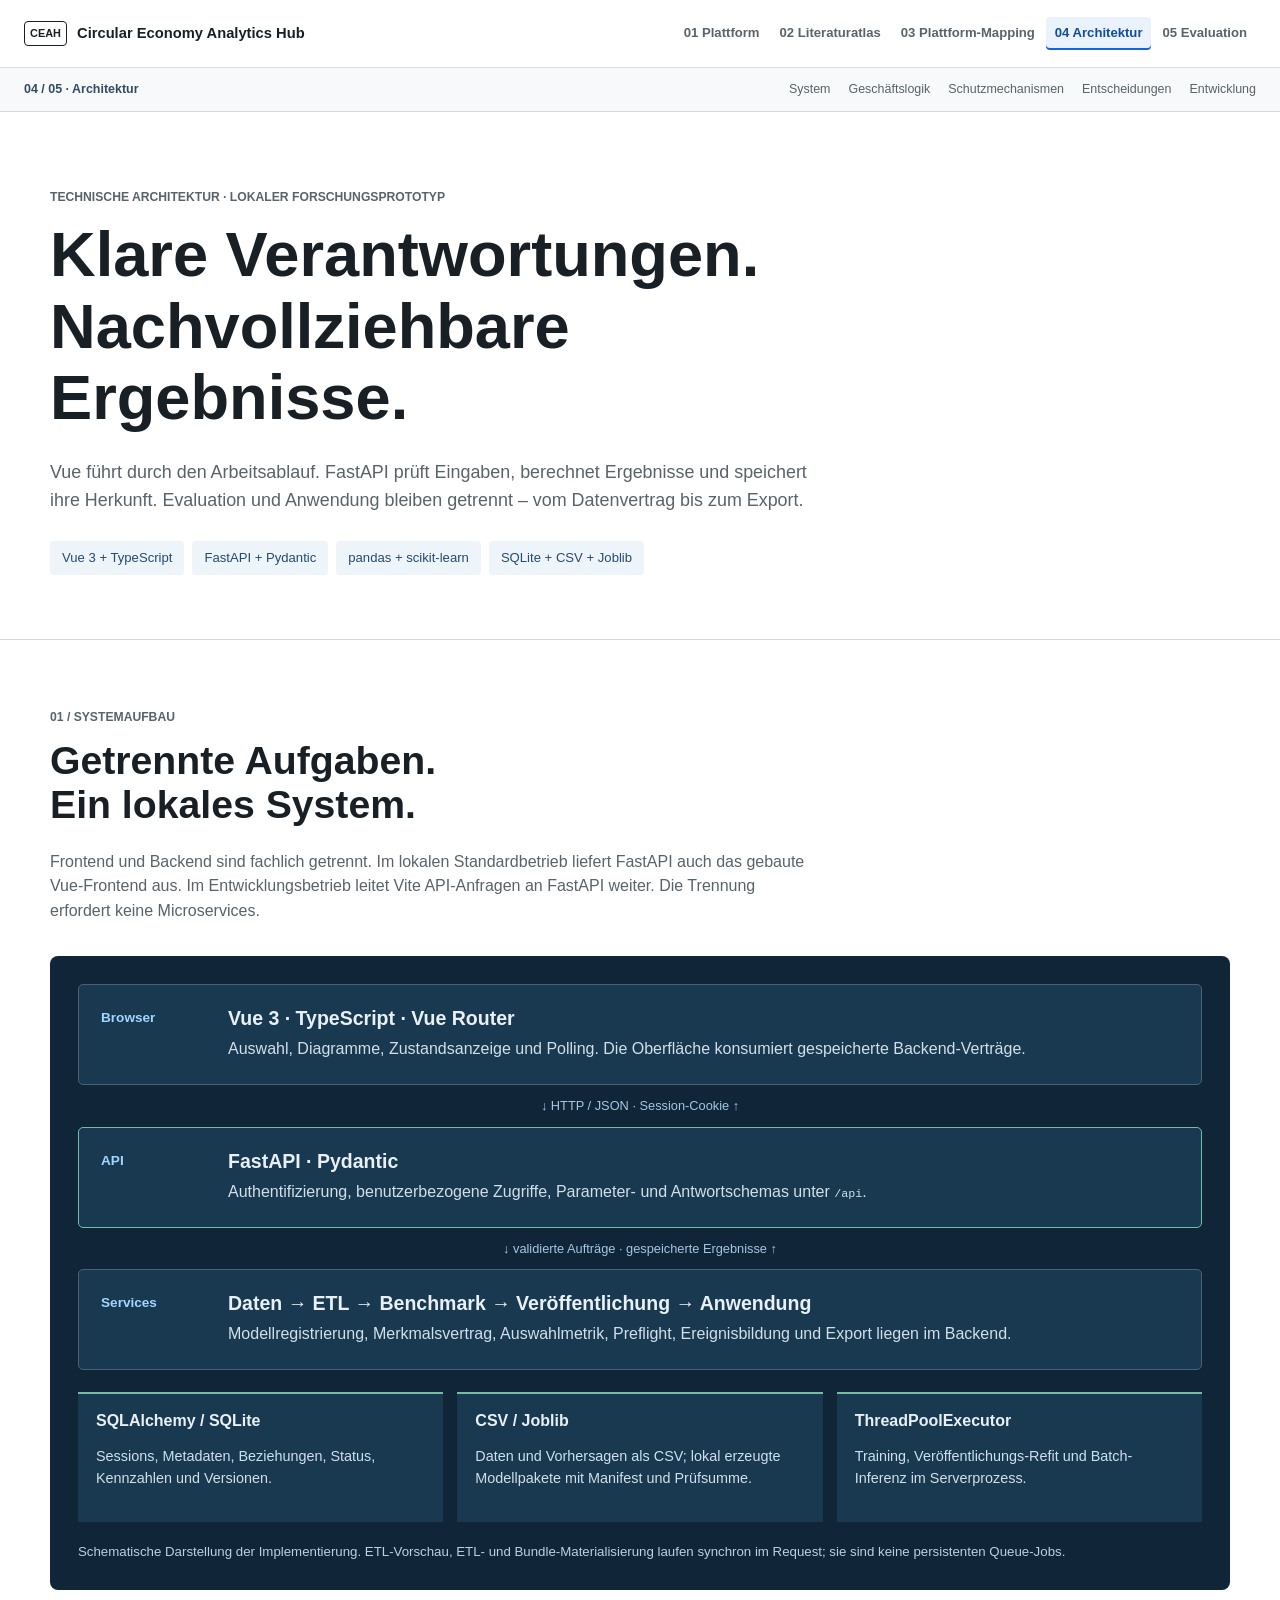
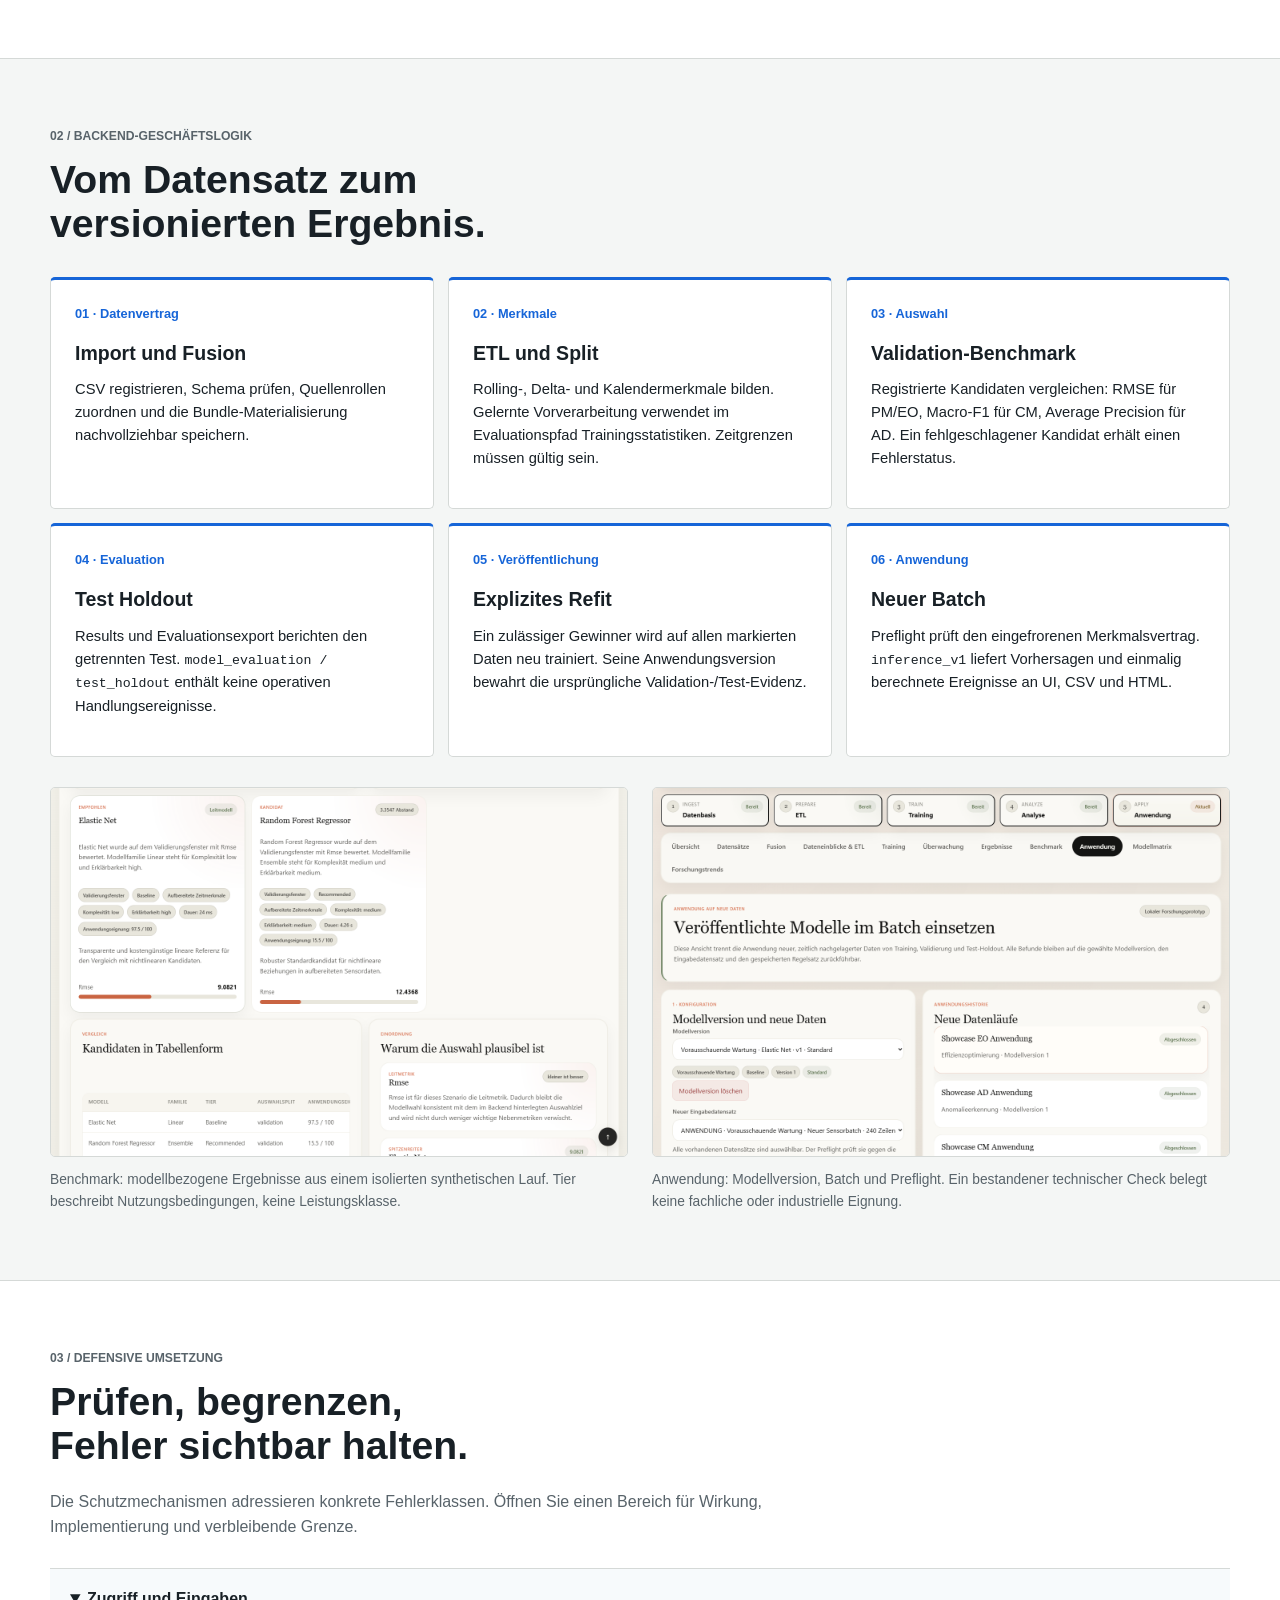
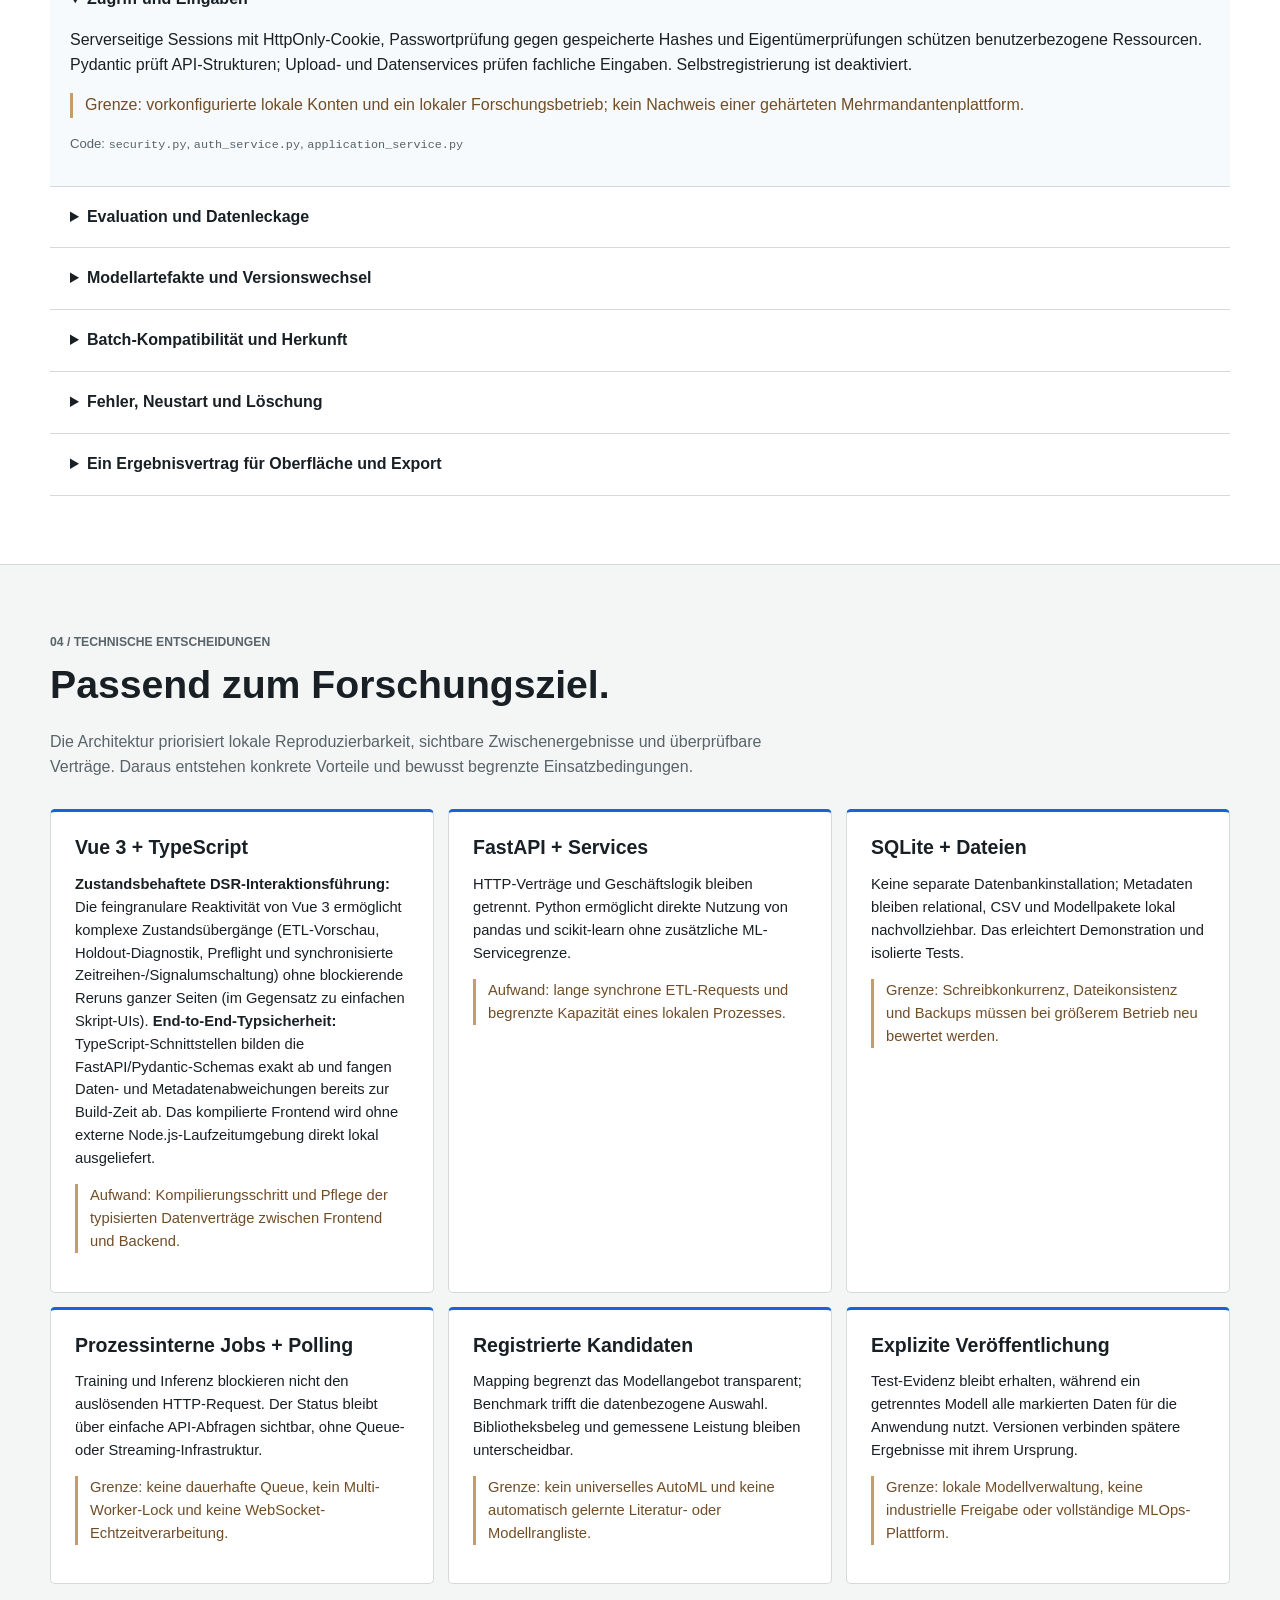
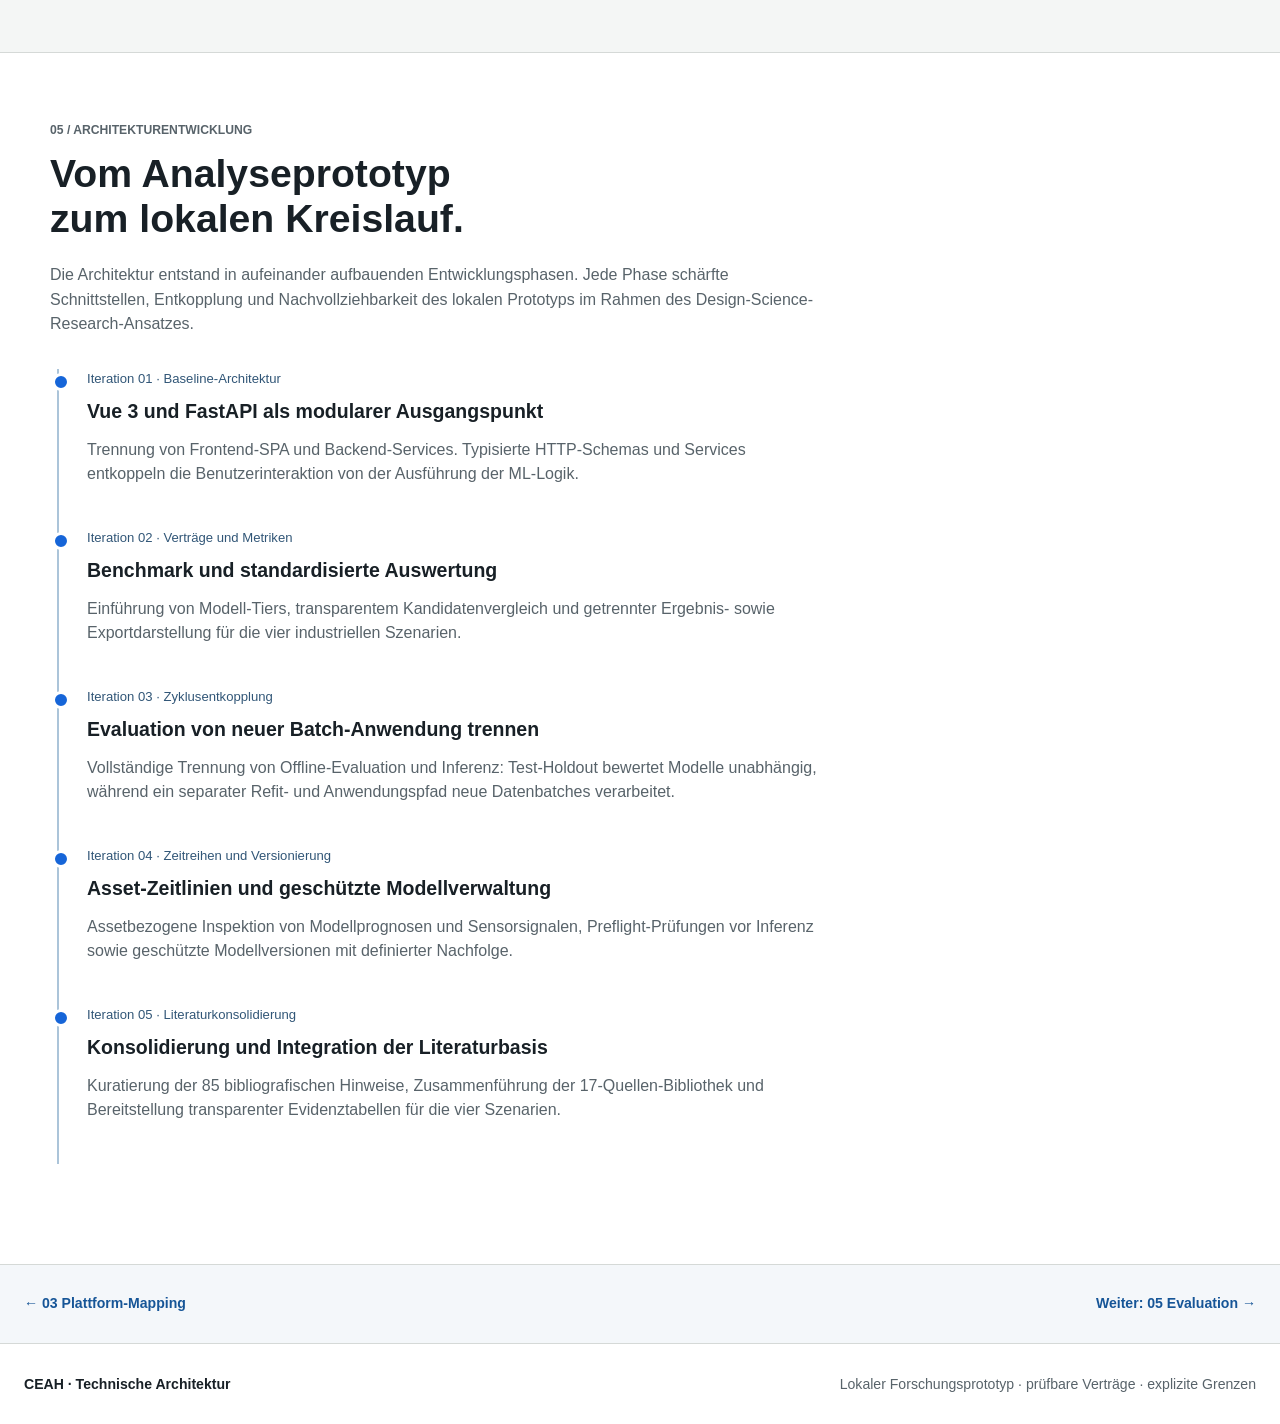
<file: architecture.html>
<!DOCTYPE html>
<html lang="de">
<head>
  <meta charset="UTF-8" />
  <meta name="viewport" content="width=device-width, initial-scale=1.0" />
  <meta name="description" content="Die Architektur von CEAH: Vue, FastAPI, lokale Datenhaltung und nachvollziehbare Verträge vom Benchmark bis zur Batch-Anwendung." />
  <title>Technische Architektur · CEAH</title>
  <link rel="icon" href="data:," />
  <link rel="stylesheet" href="./assets/site.css" />
  <link rel="stylesheet" href="./assets/architecture.css" />
</head>
<body class="architecture-page">
  <header class="site-nav" aria-label="Hauptnavigation">
    <a class="brand" href="./index.html"><span class="brand-mark" aria-hidden="true">CEAH</span><span>Circular Economy Analytics Hub</span></a>
    <nav class="nav-links" aria-label="Seitenfolge"><a href="./index.html">01 Plattform</a><a href="./nebula.html">02 Literaturatlas</a><a href="./mapping.html">03 Plattform-Mapping</a><a href="./architecture.html" aria-current="page">04 Architektur</a><a href="./evaluation.html">05 Evaluation</a></nav>
  </header>
  <nav class="section-nav" aria-label="Auf dieser Seite"><span>04 / 05 · Architektur</span><a href="#system">System</a><a href="#logic">Geschäftslogik</a><a href="#defenses">Schutzmechanismen</a><a href="#choices">Entscheidungen</a><a href="#evolution">Entwicklung</a></nav>
  <main id="top">
    <section class="arch-intro arch-width">
      <p class="eyebrow">Technische Architektur · Lokaler Forschungsprototyp</p>
      <h1>Klare Verantwortungen.<br>Nachvollziehbare Ergebnisse.</h1>
      <p class="arch-lead">Vue führt durch den Arbeitsablauf. FastAPI prüft Eingaben, berechnet Ergebnisse und speichert ihre Herkunft. Evaluation und Anwendung bleiben getrennt – vom Datenvertrag bis zum Export.</p>
      <div class="arch-tags"><span>Vue 3 + TypeScript</span><span>FastAPI + Pydantic</span><span>pandas + scikit-learn</span><span>SQLite + CSV + Joblib</span></div>
    </section>

    <section class="arch-section" id="system">
      <div class="arch-width">
        <p class="eyebrow">01 / Systemaufbau</p><h2>Getrennte Aufgaben.<br>Ein lokales System.</h2>
        <p>Frontend und Backend sind fachlich getrennt. Im lokalen Standardbetrieb liefert FastAPI auch das gebaute Vue-Frontend aus. Im Entwicklungsbetrieb leitet Vite API-Anfragen an FastAPI weiter. Die Trennung erfordert keine Microservices.</p>
        <figure class="arch-diagram" aria-labelledby="architecture-caption">
          <div class="arch-layer"><span>Browser</span><div><h3>Vue 3 · TypeScript · Vue Router</h3><p>Auswahl, Diagramme, Zustandsanzeige und Polling. Die Oberfläche konsumiert gespeicherte Backend-Verträge.</p></div></div>
          <div class="arch-connector">↓ HTTP / JSON · Session-Cookie ↑</div>
          <div class="arch-layer arch-layer-api"><span>API</span><div><h3>FastAPI · Pydantic</h3><p>Authentifizierung, benutzerbezogene Zugriffe, Parameter- und Antwortschemas unter <code>/api</code>.</p></div></div>
          <div class="arch-connector">↓ validierte Aufträge · gespeicherte Ergebnisse ↑</div>
          <div class="arch-layer"><span>Services</span><div><h3>Daten → ETL → Benchmark → Veröffentlichung → Anwendung</h3><p>Modellregistrierung, Merkmalsvertrag, Auswahlmetrik, Preflight, Ereignisbildung und Export liegen im Backend.</p></div></div>
          <div class="arch-storage"><article><h3>SQLAlchemy / SQLite</h3><p>Sessions, Metadaten, Beziehungen, Status, Kennzahlen und Versionen.</p></article><article><h3>CSV / Joblib</h3><p>Daten und Vorhersagen als CSV; lokal erzeugte Modellpakete mit Manifest und Prüfsumme.</p></article><article><h3>ThreadPoolExecutor</h3><p>Training, Veröffentlichungs-Refit und Batch-Inferenz im Serverprozess.</p></article></div>
          <figcaption id="architecture-caption">Schematische Darstellung der Implementierung. ETL-Vorschau, ETL- und Bundle-Materialisierung laufen synchron im Request; sie sind keine persistenten Queue-Jobs.</figcaption>
        </figure>
      </div>
    </section>

    <section class="arch-section arch-soft" id="logic">
      <div class="arch-width">
        <p class="eyebrow">02 / Backend-Geschäftslogik</p><h2>Vom Datensatz zum<br>versionierten Ergebnis.</h2>
        <ol class="arch-flow">
          <li><span>01 · Datenvertrag</span><h3>Import und Fusion</h3><p>CSV registrieren, Schema prüfen, Quellenrollen zuordnen und die Bundle-Materialisierung nachvollziehbar speichern.</p></li>
          <li><span>02 · Merkmale</span><h3>ETL und Split</h3><p>Rolling-, Delta- und Kalendermerkmale bilden. Gelernte Vorverarbeitung verwendet im Evaluationspfad Trainingsstatistiken. Zeitgrenzen müssen gültig sein.</p></li>
          <li><span>03 · Auswahl</span><h3>Validation-Benchmark</h3><p>Registrierte Kandidaten vergleichen: RMSE für PM/EO, Macro-F1 für CM, Average Precision für AD. Ein fehlgeschlagener Kandidat erhält einen Fehlerstatus.</p></li>
          <li><span>04 · Evaluation</span><h3>Test Holdout</h3><p>Results und Evaluationsexport berichten den getrennten Test. <code>model_evaluation / test_holdout</code> enthält keine operativen Handlungsereignisse.</p></li>
          <li><span>05 · Veröffentlichung</span><h3>Explizites Refit</h3><p>Ein zulässiger Gewinner wird auf allen markierten Daten neu trainiert. Seine Anwendungsversion bewahrt die ursprüngliche Validation-/Test-Evidenz.</p></li>
          <li><span>06 · Anwendung</span><h3>Neuer Batch</h3><p>Preflight prüft den eingefrorenen Merkmalsvertrag. <code>inference_v1</code> liefert Vorhersagen und einmalig berechnete Ereignisse an UI, CSV und HTML.</p></li>
        </ol>
        <div class="arch-gallery">
          <figure><img src="./assets/showcase-benchmark.png" alt="Aktueller Benchmark mit Kandidatenvergleich und Modellprofilen" loading="lazy" /><figcaption>Benchmark: modellbezogene Ergebnisse aus einem isolierten synthetischen Lauf. Tier beschreibt Nutzungsbedingungen, keine Leistungsklasse.</figcaption></figure>
          <figure><img src="./assets/showcase-application-preflight.png" alt="Anwendung mit Modellversion und erfolgreicher Prüfung eines neuen Batch" loading="lazy" /><figcaption>Anwendung: Modellversion, Batch und Preflight. Ein bestandener technischer Check belegt keine fachliche oder industrielle Eignung.</figcaption></figure>
        </div>
      </div>
    </section>

    <section class="arch-section" id="defenses">
      <div class="arch-width">
        <p class="eyebrow">03 / Defensive Umsetzung</p><h2>Prüfen, begrenzen,<br>Fehler sichtbar halten.</h2>
        <p>Die Schutzmechanismen adressieren konkrete Fehlerklassen. Öffnen Sie einen Bereich für Wirkung, Implementierung und verbleibende Grenze.</p>
        <div class="arch-defenses">
          <details open><summary>Zugriff und Eingaben</summary><p>Serverseitige Sessions mit HttpOnly-Cookie, Passwortprüfung gegen gespeicherte Hashes und Eigentümerprüfungen schützen benutzerbezogene Ressourcen. Pydantic prüft API-Strukturen; Upload- und Datenservices prüfen fachliche Eingaben. Selbstregistrierung ist deaktiviert.</p><p class="arch-limit">Grenze: vorkonfigurierte lokale Konten und ein lokaler Forschungsbetrieb; kein Nachweis einer gehärteten Mehrmandantenplattform.</p><p class="arch-source">Code: <code title="Modul im lokalen Forschungsartefakt">security.py</code>, <code title="Modul im lokalen Forschungsartefakt">auth_service.py</code>, <code title="Modul im lokalen Forschungsartefakt">application_service.py</code></p></details>
          <details><summary>Evaluation und Datenleckage</summary><p>Validation bestimmt den Gewinner; Test bleibt getrennte Bewertung. Imputation wird aus dem Trainingsfenster gelernt. Veröffentlichung erzeugt ein separates Refit-Modell und überschreibt keine Testkennzahlen. Optionale Zielwerte im neuen Batch erzeugen nur nachträgliche <code>observed_metrics</code>.</p><p class="arch-limit">Offene Grenze: Bei Zeitreihen mit degenerierten oder unzureichend aufgelösten Zeitstempeln greift im ETL ein positionsbasierter Fallback. Eine methodisch verlässliche zeitliche Trennung erfordert vorab verifizierte, kontinuierliche Zeitstempel im Eingabedatensatz.</p><p class="arch-source">Code: <code title="Modul im lokalen Forschungsartefakt">etl.py</code>, <code title="Modul im lokalen Forschungsartefakt">application_executor.py</code></p></details>
          <details><summary>Modellartefakte und Versionswechsel</summary><p>Vor dem Joblib-Laden werden Ready-Status, kontrollierter Pfad, Dateiexistenz und SHA-256 geprüft; Vertragsinhalt und Artefakt-ID erst nach der Deserialisierung. Neue Dateien entstehen temporär und werden mit <code>os.replace</code> ersetzt. Erst ein erfolgreicher Aufbau aktiviert eine neue Standardversion unter einem prozesslokalen Lock.</p><p class="arch-limit">Grenze: vertrauenswürdige lokal erzeugte Dateien und Metadaten bleiben Voraussetzung. Prüfsummen machen fremde Joblib-Dateien nicht sicher. Dateisystem und SQLite bilden keine gemeinsame verteilte Transaktion.</p><p class="arch-source">Code: <code title="Modul im lokalen Forschungsartefakt">application_executor.py</code></p></details>
          <details><summary>Batch-Kompatibilität und Herkunft</summary><p>Preflight prüft Zeit-/Gerätespalten, Merkmale, Typen und Zeitfortsetzung bekannter Geräte. Unbekannte Geräte werden als Cold Start markiert. Eingabeprüfsummen erkennen Änderungen während des Einlesens. Modellversion und Regelsnapshot bleiben mit dem Anwendungslauf verbunden.</p><p class="arch-limit">Offene Grenzen: Die API erzwingt derzeit eine strikte Szenariometadaten-Übereinstimmung vor dem technischen Preflight; eine flexiblere Entkopplung mit rein informativer Warnung ist noch offen. Zudem erkennt die reine Schema- und Wertebereichsprüfung keine schleichende fachliche Konzeptdrift.</p><p class="arch-source">Code: <code title="Modul im lokalen Forschungsartefakt">application_features.py</code>, <code title="Modul im lokalen Forschungsartefakt">experiment_service.py</code></p></details>
          <details><summary>Fehler, Neustart und Löschung</summary><p>Kandidatenfehler werden im Benchmark protokolliert. Jobfehler führen zu Rollback, Aufräumen partieller Ausgaben und gespeichertem Fehlerstatus. Beim Start werden unterbrochene Anwendungsläufe und Modellaufbauten erkannt. Referenzierte Modellversionen und Versionen im Aufbau sind vor Löschung geschützt.</p><p class="arch-limit">Grenze: Die Jobs leben im Serverprozess. Neustarterkennung ist kein automatischer Wiederanlauf und keine dauerhafte verteilte Queue. Eine neue Standardversion ersetzt die bisherige erst nach erfolgreichem Aufbau.</p><p class="arch-source">Code: <code title="Modul im lokalen Forschungsartefakt">experiment_executor.py</code>, <code title="Modul im lokalen Forschungsartefakt">application_service.py</code>, <code title="Modul im lokalen Forschungsartefakt">application_executor.py</code></p></details>
          <details><summary>Ein Ergebnisvertrag für Oberfläche und Export</summary><p>Das Backend erzeugt die kanonischen <code>action_events</code> der Anwendung einmal. Oberfläche, Inferenz-CSV und HTML-Bericht verwenden denselben gespeicherten Lauf. Die Zeitreihen-API ändert nur die Ansicht, nicht Modellentscheidung oder Ereignisse.</p><p class="arch-limit">Grenze: Vertragstests prüfen Softwarekonsistenz. Sie bestätigen weder industrielle Schwellenwerte noch einen kausalen Nutzen der vorgeschlagenen Handlungsfenster.</p><p class="arch-source">Code: <code title="Modul im lokalen Forschungsartefakt">scenario_results.py</code>, <code title="Modul im lokalen Forschungsartefakt">export_service.py</code></p></details>
        </div>
      </div>
    </section>

    <section class="arch-section arch-soft" id="choices">
      <div class="arch-width"><p class="eyebrow">04 / Technische Entscheidungen</p><h2>Passend zum Forschungsziel.</h2><p>Die Architektur priorisiert lokale Reproduzierbarkeit, sichtbare Zwischenergebnisse und überprüfbare Verträge. Daraus entstehen konkrete Vorteile und bewusst begrenzte Einsatzbedingungen.</p>
        <div class="arch-decisions">
          <article><h3>Vue 3 + TypeScript</h3><p><strong>Zustandsbehaftete DSR-Interaktionsführung:</strong> Die feingranulare Reaktivität von Vue 3 ermöglicht komplexe Zustandsübergänge (ETL-Vorschau, Holdout-Diagnostik, Preflight und synchronisierte Zeitreihen-/Signalumschaltung) ohne blockierende Reruns ganzer Seiten (im Gegensatz zu einfachen Skript-UIs). <strong>End-to-End-Typsicherheit:</strong> TypeScript-Schnittstellen bilden die FastAPI/Pydantic-Schemas exakt ab und fangen Daten- und Metadatenabweichungen bereits zur Build-Zeit ab. Das kompilierte Frontend wird ohne externe Node.js-Laufzeitumgebung direkt lokal ausgeliefert.</p><p class="arch-limit">Aufwand: Kompilierungsschritt und Pflege der typisierten Datenverträge zwischen Frontend und Backend.</p></article>
          <article><h3>FastAPI + Services</h3><p>HTTP-Verträge und Geschäftslogik bleiben getrennt. Python ermöglicht direkte Nutzung von pandas und scikit-learn ohne zusätzliche ML-Servicegrenze.</p><p class="arch-limit">Aufwand: lange synchrone ETL-Requests und begrenzte Kapazität eines lokalen Prozesses.</p></article>
          <article><h3>SQLite + Dateien</h3><p>Keine separate Datenbankinstallation; Metadaten bleiben relational, CSV und Modellpakete lokal nachvollziehbar. Das erleichtert Demonstration und isolierte Tests.</p><p class="arch-limit">Grenze: Schreibkonkurrenz, Dateikonsistenz und Backups müssen bei größerem Betrieb neu bewertet werden.</p></article>
          <article><h3>Prozessinterne Jobs + Polling</h3><p>Training und Inferenz blockieren nicht den auslösenden HTTP-Request. Der Status bleibt über einfache API-Abfragen sichtbar, ohne Queue- oder Streaming-Infrastruktur.</p><p class="arch-limit">Grenze: keine dauerhafte Queue, kein Multi-Worker-Lock und keine WebSocket-Echtzeitverarbeitung.</p></article>
          <article><h3>Registrierte Kandidaten</h3><p>Mapping begrenzt das Modellangebot transparent; Benchmark trifft die datenbezogene Auswahl. Bibliotheksbeleg und gemessene Leistung bleiben unterscheidbar.</p><p class="arch-limit">Grenze: kein universelles AutoML und keine automatisch gelernte Literatur- oder Modellrangliste.</p></article>
          <article><h3>Explizite Veröffentlichung</h3><p>Test-Evidenz bleibt erhalten, während ein getrenntes Modell alle markierten Daten für die Anwendung nutzt. Versionen verbinden spätere Ergebnisse mit ihrem Ursprung.</p><p class="arch-limit">Grenze: lokale Modellverwaltung, keine industrielle Freigabe oder vollständige MLOps-Plattform.</p></article>
        </div>
      </div>
    </section>

    <section class="arch-section" id="evolution">
      <div class="arch-width"><p class="eyebrow">05 / Architekturentwicklung</p><h2>Vom Analyseprototyp<br>zum lokalen Kreislauf.</h2>
        <p>Die Architektur entstand in aufeinander aufbauenden Entwicklungsphasen. Jede Phase schärfte Schnittstellen, Entkopplung und Nachvollziehbarkeit des lokalen Prototyps im Rahmen des Design-Science-Research-Ansatzes.</p>
        <ol class="arch-history">
          <li><span>Iteration 01 · Baseline-Architektur</span><h3>Vue 3 und FastAPI als modularer Ausgangspunkt</h3><p>Trennung von Frontend-SPA und Backend-Services. Typisierte HTTP-Schemas und Services entkoppeln die Benutzerinteraktion von der Ausführung der ML-Logik.</p></li>
          <li><span>Iteration 02 · Verträge und Metriken</span><h3>Benchmark und standardisierte Auswertung</h3><p>Einführung von Modell-Tiers, transparentem Kandidatenvergleich und getrennter Ergebnis- sowie Exportdarstellung für die vier industriellen Szenarien.</p></li>
          <li><span>Iteration 03 · Zyklusentkopplung</span><h3>Evaluation von neuer Batch-Anwendung trennen</h3><p>Vollständige Trennung von Offline-Evaluation und Inferenz: Test-Holdout bewertet Modelle unabhängig, während ein separater Refit- und Anwendungspfad neue Datenbatches verarbeitet.</p></li>
          <li><span>Iteration 04 · Zeitreihen und Versionierung</span><h3>Asset-Zeitlinien und geschützte Modellverwaltung</h3><p>Assetbezogene Inspektion von Modellprognosen und Sensorsignalen, Preflight-Prüfungen vor Inferenz sowie geschützte Modellversionen mit definierter Nachfolge.</p></li>
          <li><span>Iteration 05 · Literaturkonsolidierung</span><h3>Konsolidierung und Integration der Literaturbasis</h3><p>Kuratierung der 85 bibliografischen Hinweise, Zusammenführung der 17-Quellen-Bibliothek und Bereitstellung transparenter Evidenztabellen für die vier Szenarien.</p></li>
        </ol>
      </div>
    </section>
  </main>
  <nav class="page-sequence" aria-label="Weiter durch das Showcase"><a href="./mapping.html">← 03 Plattform-Mapping</a><a href="./evaluation.html">Weiter: 05 Evaluation →</a></nav>
  <footer class="site-footer"><strong>CEAH · Technische Architektur</strong><span>Lokaler Forschungsprototyp · prüfbare Verträge · explizite Grenzen</span></footer>
</body>
</html>
</file>
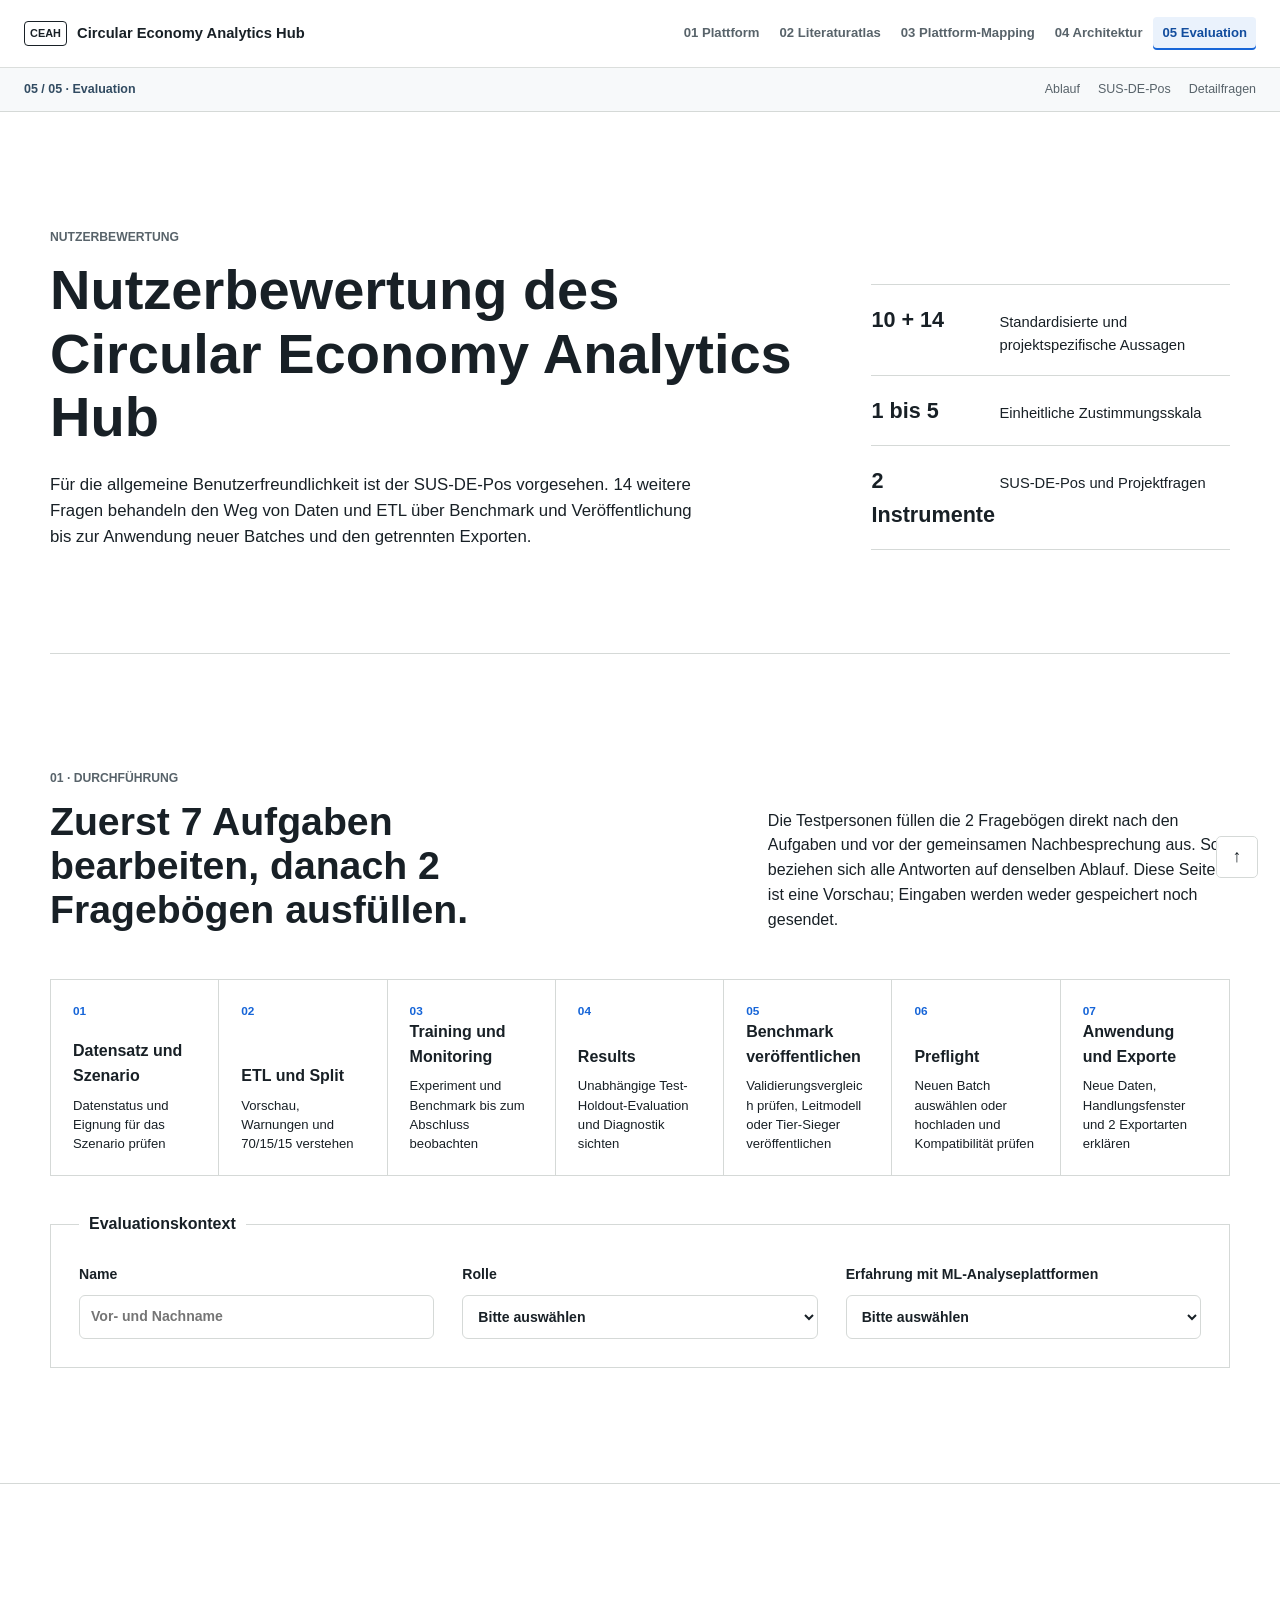
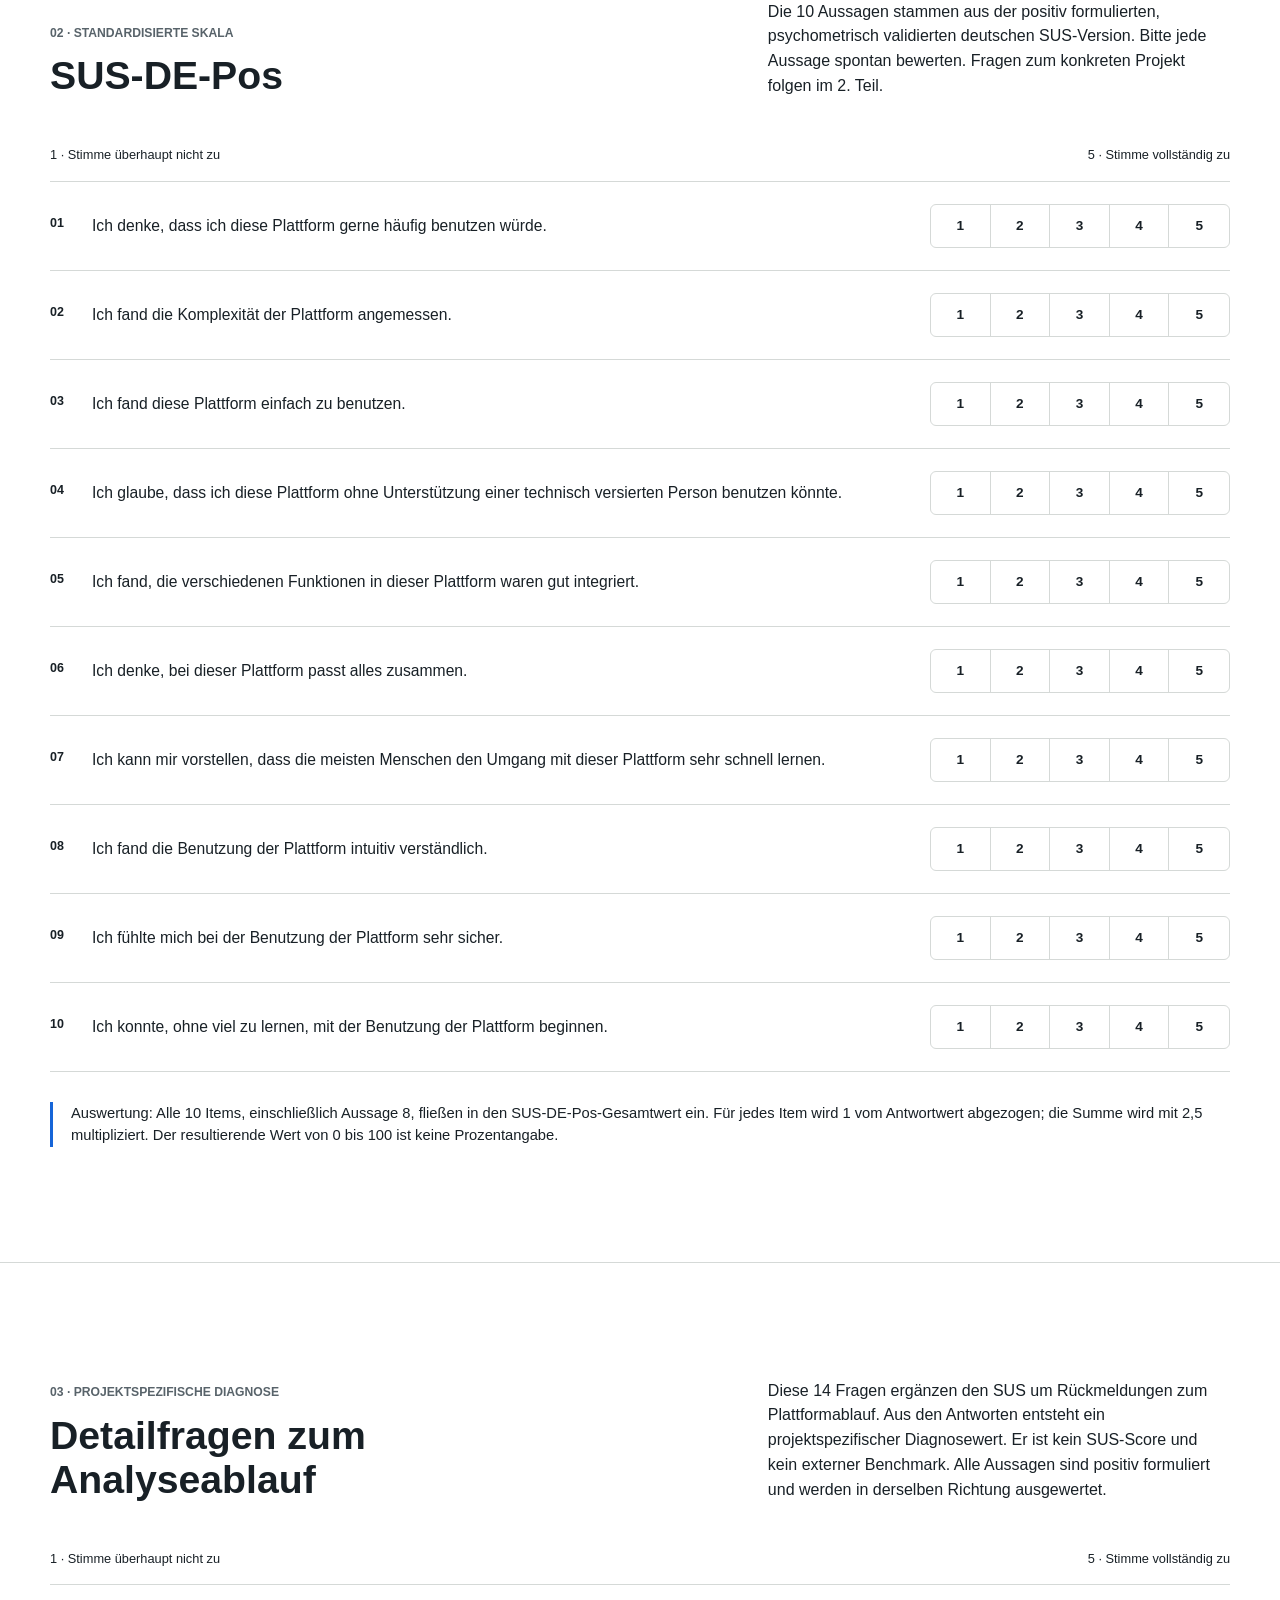
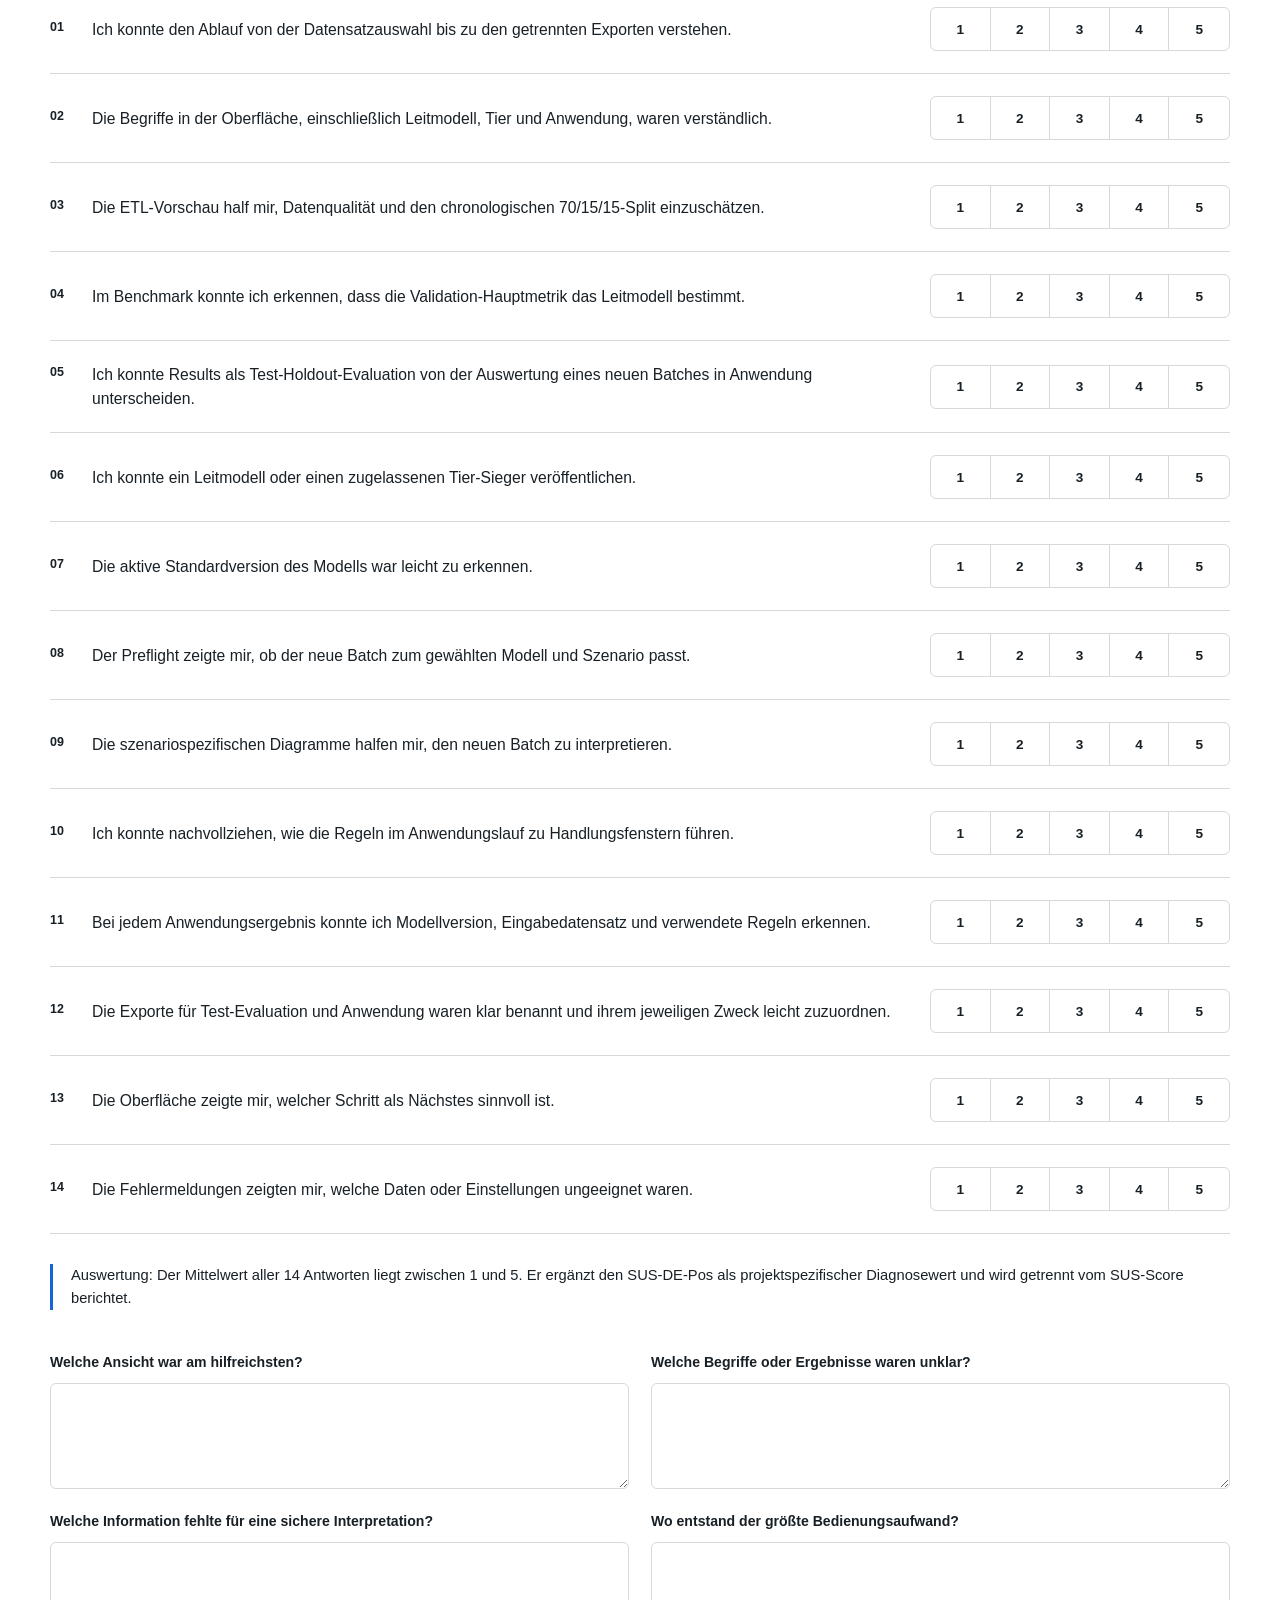
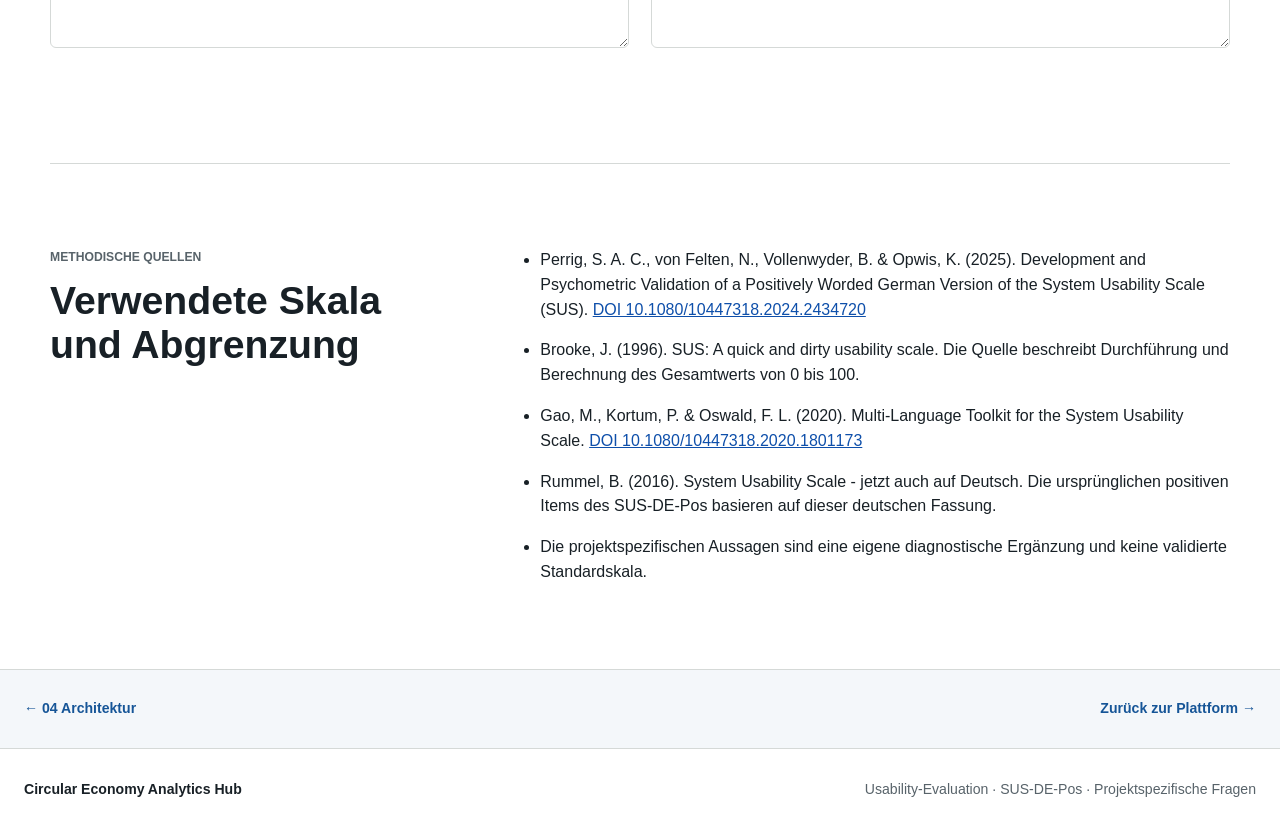
<file: evaluation.html>
<!DOCTYPE html>
<html lang="de">
  <head>
    <meta charset="UTF-8" />
    <meta name="viewport" content="width=device-width, initial-scale=1.0" />
    <meta
      name="description"
      content="Öffentliche Präsentation der Nutzerbewertung des Circular Economy Analytics Hub mit SUS-DE-Pos und 14 projektspezifischen Detailfragen."
    />
    <title>Nutzerbewertung | Circular Economy Analytics Hub</title>
    <link rel="icon" href="data:," />
    <script>
      document.documentElement.classList.add("js");
    </script>
    <link rel="stylesheet" href="./assets/site.css" />
    <link rel="stylesheet" href="./assets/evaluation.css" />
  </head>
  <body class="evaluation-body">
    <div class="scroll-progress" aria-hidden="true"></div>

    <header class="site-nav" aria-label="Hauptnavigation">
      <a class="brand" href="./index.html"><span class="brand-mark" aria-hidden="true">CEAH</span><span>Circular Economy Analytics Hub</span></a>
      <nav class="nav-links" aria-label="Seitenfolge">
        <a href="./index.html">01 Plattform</a><a href="./nebula.html">02 Literaturatlas</a><a href="./mapping.html">03 Plattform-Mapping</a><a href="./architecture.html">04 Architektur</a><a href="./evaluation.html" aria-current="page">05 Evaluation</a>
      </nav>
    </header>
    <nav class="section-nav" aria-label="Auf dieser Seite"><span>05 / 05 · Evaluation</span><a href="#protocol">Ablauf</a><a href="#sus">SUS-DE-Pos</a><a href="#project">Detailfragen</a></nav>

    <main id="top" class="evaluation-page">
      <section class="evaluation-hero">
        <div class="evaluation-hero-copy">
          <p class="eyebrow">Nutzerbewertung</p>
          <h1>Nutzerbewertung des Circular Economy Analytics Hub</h1>
          <p>
            Für die allgemeine Benutzerfreundlichkeit ist der SUS-DE-Pos vorgesehen. 14 weitere Fragen behandeln
            den Weg von Daten und ETL über Benchmark und Veröffentlichung bis zur Anwendung neuer Batches und den
            getrennten Exporten.
          </p>
        </div>
        <dl class="evaluation-facts" aria-label="Rahmen der Evaluation">
          <div>
            <dt>10 + 14</dt>
            <dd>Standardisierte und projektspezifische Aussagen</dd>
          </div>
          <div>
            <dt>1 bis 5</dt>
            <dd>Einheitliche Zustimmungsskala</dd>
          </div>
          <div>
            <dt>2 Instrumente</dt>
            <dd>SUS-DE-Pos und Projektfragen</dd>
          </div>
        </dl>
      </section>

      <div class="questionnaire-showcase">
        <section class="evaluation-section" id="protocol">
          <div class="evaluation-section-head">
            <div>
              <p class="section-label">01 · Durchführung</p>
              <h2>Zuerst 7 Aufgaben bearbeiten, danach 2 Fragebögen ausfüllen.</h2>
            </div>
            <p>
              Die Testpersonen füllen die 2 Fragebögen direkt nach den Aufgaben und vor der gemeinsamen Nachbesprechung
              aus. So beziehen sich alle Antworten auf denselben Ablauf. Diese Seite ist eine Vorschau; Eingaben werden
              weder gespeichert noch gesendet.
            </p>
          </div>

          <ol class="task-lane" aria-label="Aufgabenpfad für Testpersonen">
            <li><span>01</span><strong>Datensatz und Szenario</strong><small>Datenstatus und Eignung für das Szenario prüfen</small></li>
            <li><span>02</span><strong>ETL und Split</strong><small>Vorschau, Warnungen und 70/15/15 verstehen</small></li>
            <li><span>03</span><strong>Training und Monitoring</strong><small>Experiment und Benchmark bis zum Abschluss beobachten</small></li>
            <li><span>04</span><strong>Results</strong><small>Unabhängige Test-Holdout-Evaluation und Diagnostik sichten</small></li>
            <li><span>05</span><strong>Benchmark veröffentlichen</strong><small>Validierungsvergleich prüfen, Leitmodell oder Tier-Sieger veröffentlichen</small></li>
            <li><span>06</span><strong>Preflight</strong><small>Neuen Batch auswählen oder hochladen und Kompatibilität prüfen</small></li>
            <li><span>07</span><strong>Anwendung und Exporte</strong><small>Neue Daten, Handlungsfenster und 2 Exportarten erklären</small></li>
          </ol>

          <fieldset class="metadata-fields">
            <legend>Evaluationskontext</legend>
            <label>
              Name
              <input name="participant_name" type="text" maxlength="80" placeholder="Vor- und Nachname" />
            </label>
            <label>
              Rolle
              <select name="participant_role">
                <option value="">Bitte auswählen</option>
                <option>Domänenexpertin oder Domänenexperte</option>
                <option>ML- oder Datenexpertin bzw. -experte</option>
                <option>Wissenschaftliche Prüfung</option>
                <option>Studierende Testperson</option>
                <option>Sonstige Testperson</option>
              </select>
            </label>
            <label>
              Erfahrung mit ML-Analyseplattformen
              <select name="participant_experience">
                <option value="">Bitte auswählen</option>
                <option value="1">1 · Keine Erfahrung</option>
                <option value="2">2 · Geringe Erfahrung</option>
                <option value="3">3 · Mittlere Erfahrung</option>
                <option value="4">4 · Hohe Erfahrung</option>
                <option value="5">5 · Sehr hohe Erfahrung</option>
              </select>
            </label>
          </fieldset>
        </section>

        <section class="evaluation-section survey-section" id="sus">
          <div class="evaluation-section-head">
            <div>
              <p class="section-label">02 · Standardisierte Skala</p>
              <h2>SUS-DE-Pos</h2>
            </div>
            <p>
              Die 10 Aussagen stammen aus der positiv formulierten, psychometrisch validierten deutschen SUS-Version.
              Bitte jede Aussage spontan bewerten. Fragen zum konkreten Projekt folgen im 2. Teil.
            </p>
          </div>

          <div class="scale-legend" aria-hidden="true">
            <span>1 · Stimme überhaupt nicht zu</span>
            <span>5 · Stimme vollständig zu</span>
          </div>
          <div id="sus-questions" class="question-list"></div>
          <p class="method-note">
            Auswertung: Alle 10 Items, einschließlich Aussage 8, fließen in den SUS-DE-Pos-Gesamtwert ein. Für jedes
            Item wird 1 vom Antwortwert abgezogen; die Summe wird mit 2,5 multipliziert. Der resultierende Wert von 0
            bis 100 ist keine Prozentangabe.
          </p>
        </section>

        <section class="evaluation-section survey-section" id="project">
          <div class="evaluation-section-head">
            <div>
              <p class="section-label">03 · Projektspezifische Diagnose</p>
              <h2>Detailfragen zum Analyseablauf</h2>
            </div>
            <p>
              Diese 14 Fragen ergänzen den SUS um Rückmeldungen zum Plattformablauf. Aus den Antworten entsteht
              ein projektspezifischer Diagnosewert. Er ist kein SUS-Score und kein externer Benchmark. Alle Aussagen
              sind positiv formuliert und werden in derselben Richtung ausgewertet.
            </p>
          </div>

          <div class="scale-legend" aria-hidden="true">
            <span>1 · Stimme überhaupt nicht zu</span>
            <span>5 · Stimme vollständig zu</span>
          </div>
          <div id="project-questions" class="question-list"></div>

          <p class="method-note">
            Auswertung: Der Mittelwert aller 14 Antworten liegt zwischen 1 und 5. Er ergänzt den SUS-DE-Pos als
            projektspezifischer Diagnosewert und wird getrennt vom SUS-Score berichtet.
          </p>

          <div class="free-text-grid">
            <label>
              Welche Ansicht war am hilfreichsten?
              <textarea name="most_helpful" rows="3"></textarea>
            </label>
            <label>
              Welche Begriffe oder Ergebnisse waren unklar?
              <textarea name="unclear_elements" rows="3"></textarea>
            </label>
            <label>
              Welche Information fehlte für eine sichere Interpretation?
              <textarea name="missing_information" rows="3"></textarea>
            </label>
            <label>
              Wo entstand der größte Bedienungsaufwand?
              <textarea name="greatest_effort" rows="3"></textarea>
            </label>
          </div>
        </section>

      </div>

      <section class="source-section" aria-labelledby="sources-title">
        <div>
          <p class="section-label">Methodische Quellen</p>
          <h2 id="sources-title">Verwendete Skala und Abgrenzung</h2>
        </div>
        <ul>
          <li>
            Perrig, S. A. C., von Felten, N., Vollenwyder, B. &amp; Opwis, K. (2025). Development and Psychometric
            Validation of a Positively Worded German Version of the System Usability Scale (SUS).
            <a href="https://doi.org/10.1080/10447318.2024.2434720">DOI 10.1080/10447318.2024.2434720</a>
          </li>
          <li>
            Brooke, J. (1996). SUS: A quick and dirty usability scale. Die Quelle beschreibt Durchführung und
            Berechnung des Gesamtwerts von 0 bis 100.
          </li>
          <li>
            Gao, M., Kortum, P. &amp; Oswald, F. L. (2020). Multi-Language Toolkit for the System Usability Scale.
            <a href="https://doi.org/10.1080/10447318.2020.1801173">DOI 10.1080/10447318.2020.1801173</a>
          </li>
          <li>
            Rummel, B. (2016). System Usability Scale - jetzt auch auf Deutsch. Die ursprünglichen positiven Items
            des SUS-DE-Pos basieren auf dieser deutschen Fassung.
          </li>
          <li>Die projektspezifischen Aussagen sind eine eigene diagnostische Ergänzung und keine validierte Standardskala.</li>
        </ul>
      </section>
    </main>
<nav class="page-sequence" aria-label="Weiter durch das Showcase"><a href="./architecture.html">← 04 Architektur</a><a href="./index.html">Zurück zur Plattform →</a></nav>

    <a class="back-to-top" href="#top" aria-label="Zum Seitenanfang zurück" title="Zum Seitenanfang">↑</a>

    <footer class="site-footer">
      <strong>Circular Economy Analytics Hub</strong>
      <span>Usability-Evaluation · SUS-DE-Pos · Projektspezifische Fragen</span>
    </footer>

    <script src="./assets/evaluation.js"></script>
  </body>
</html>
</file>
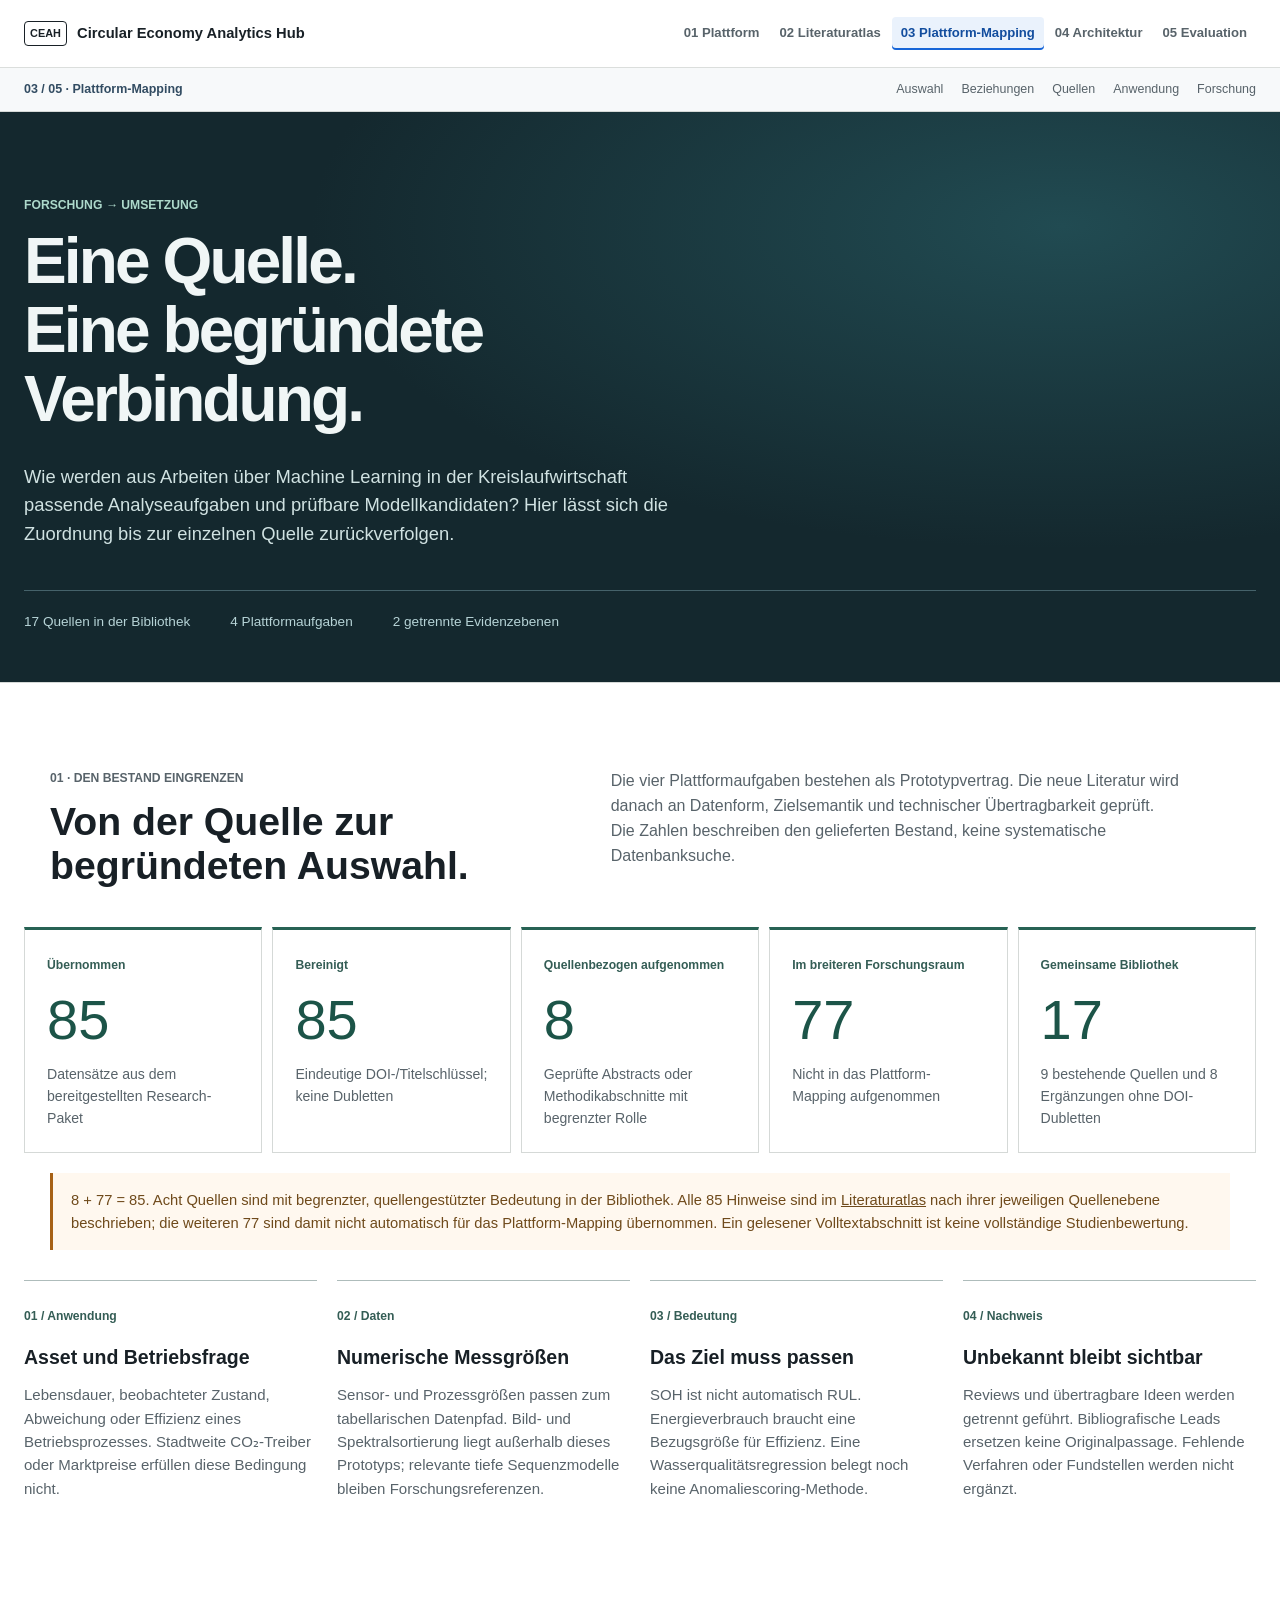
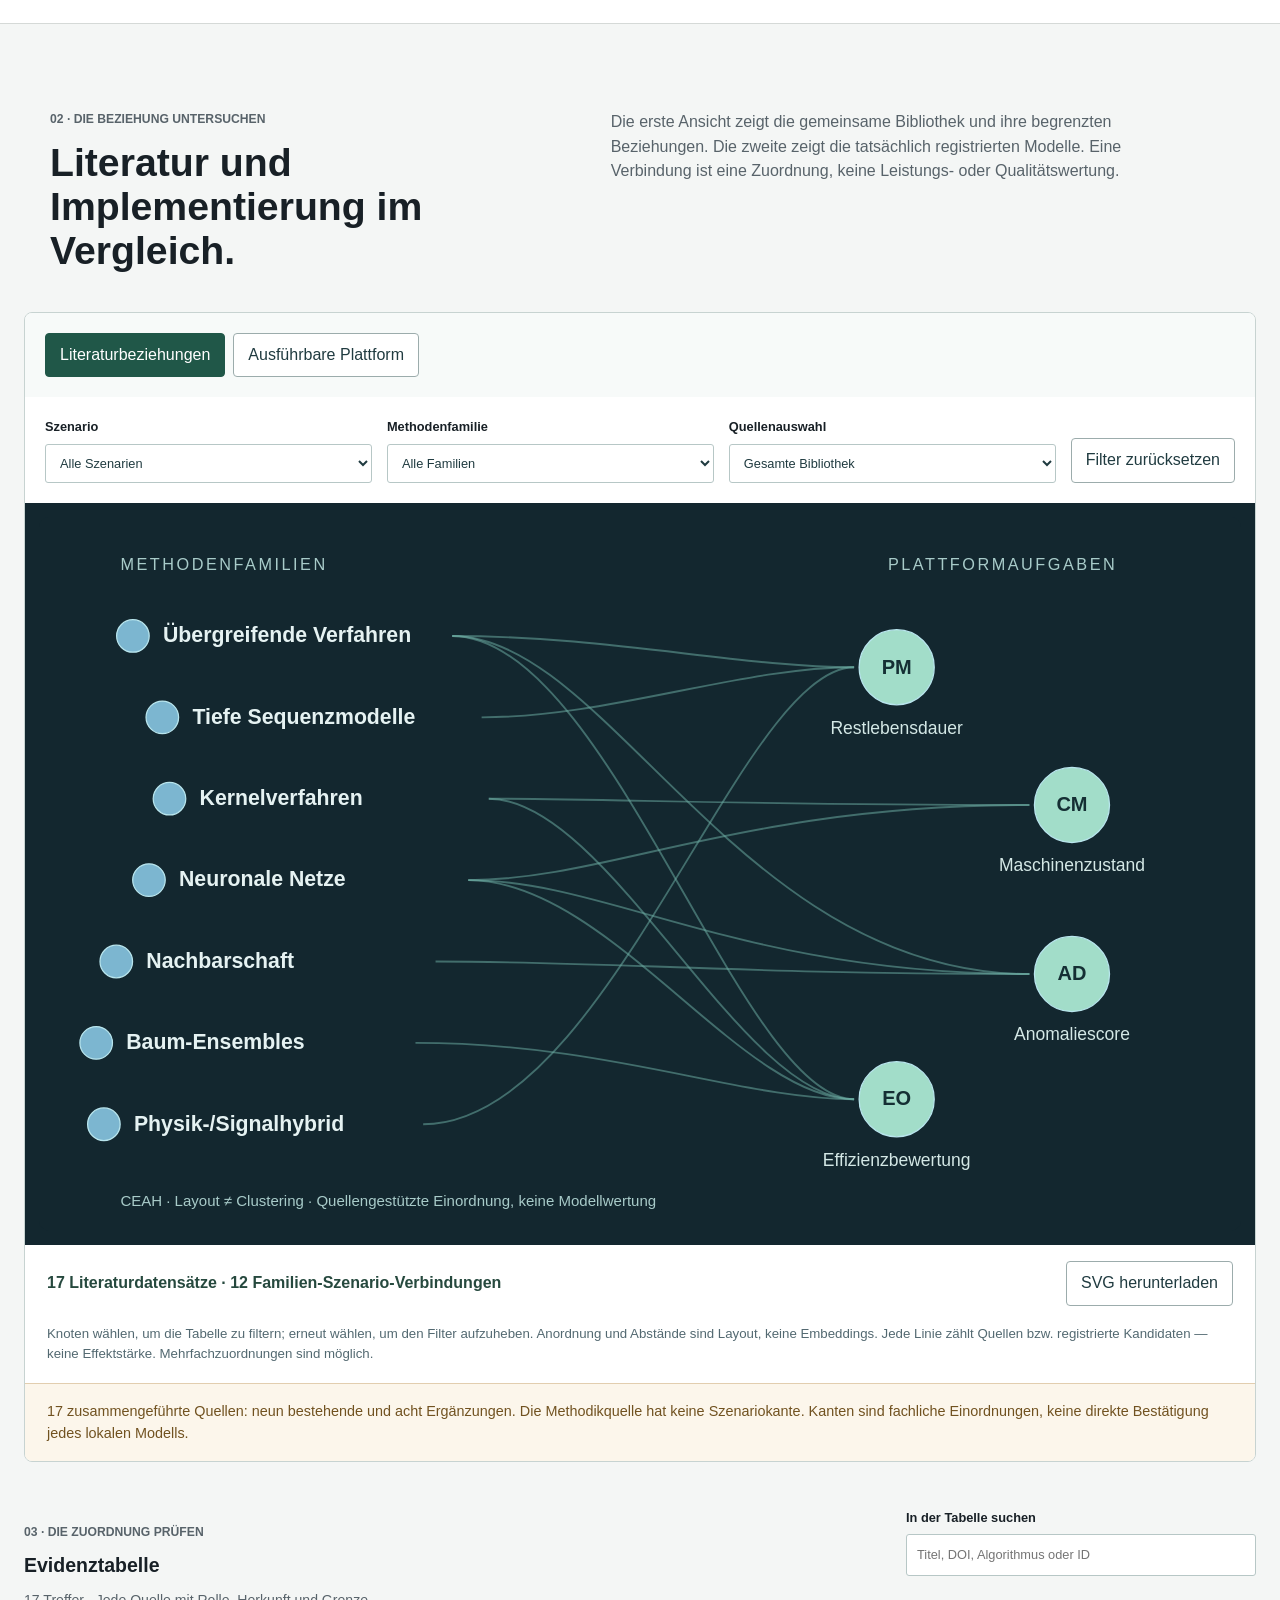
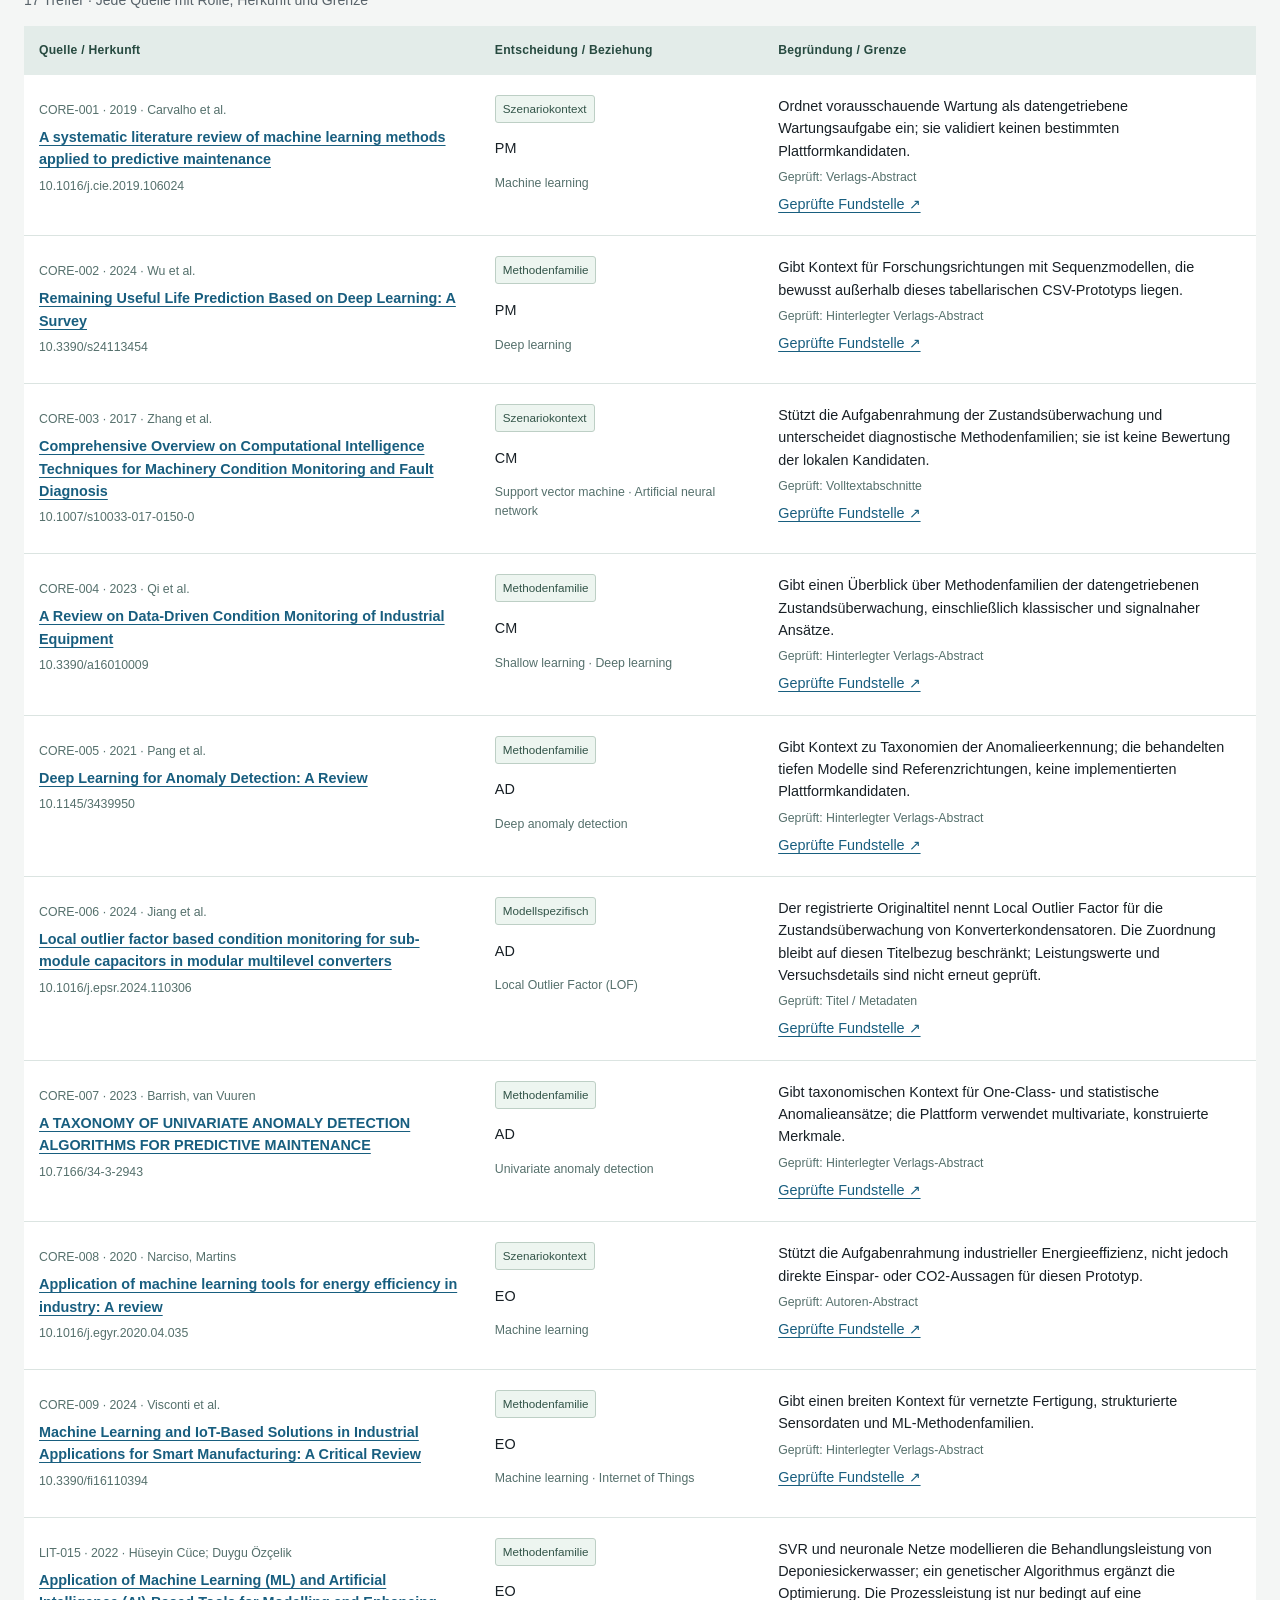
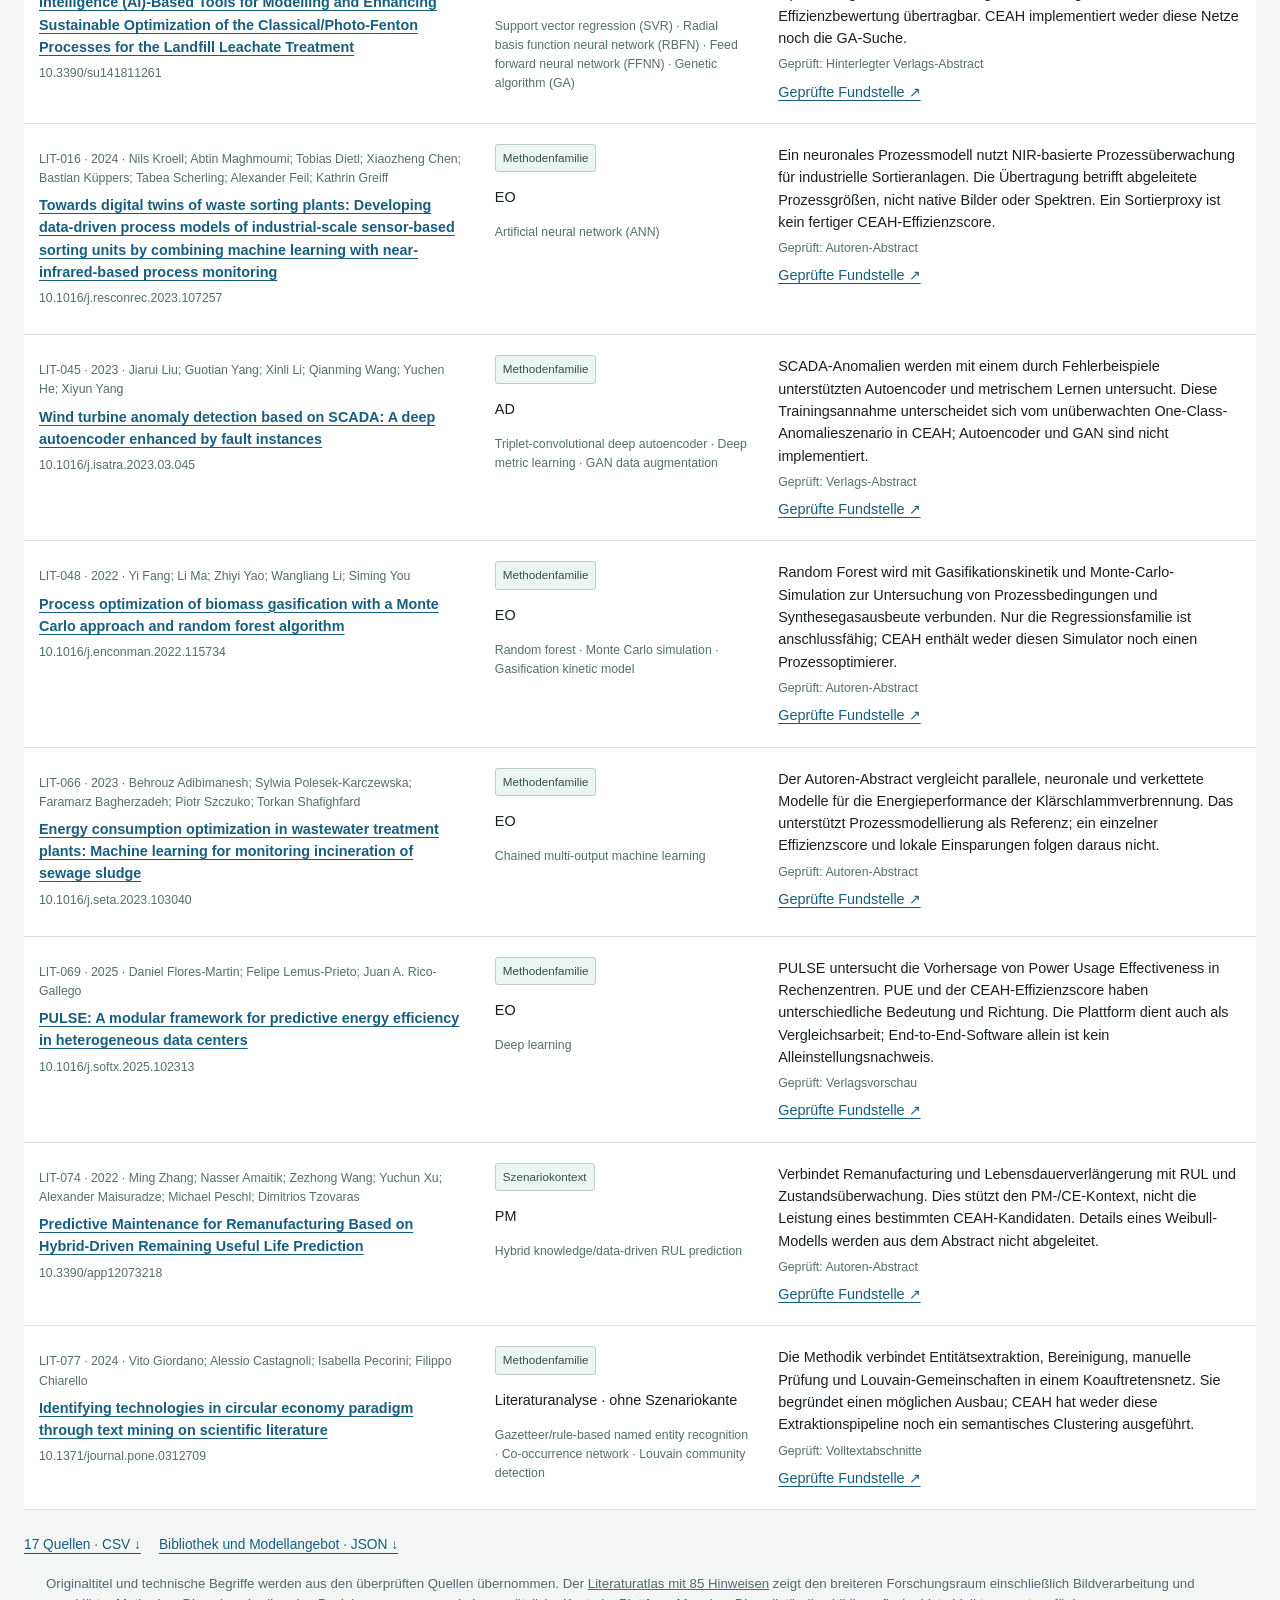
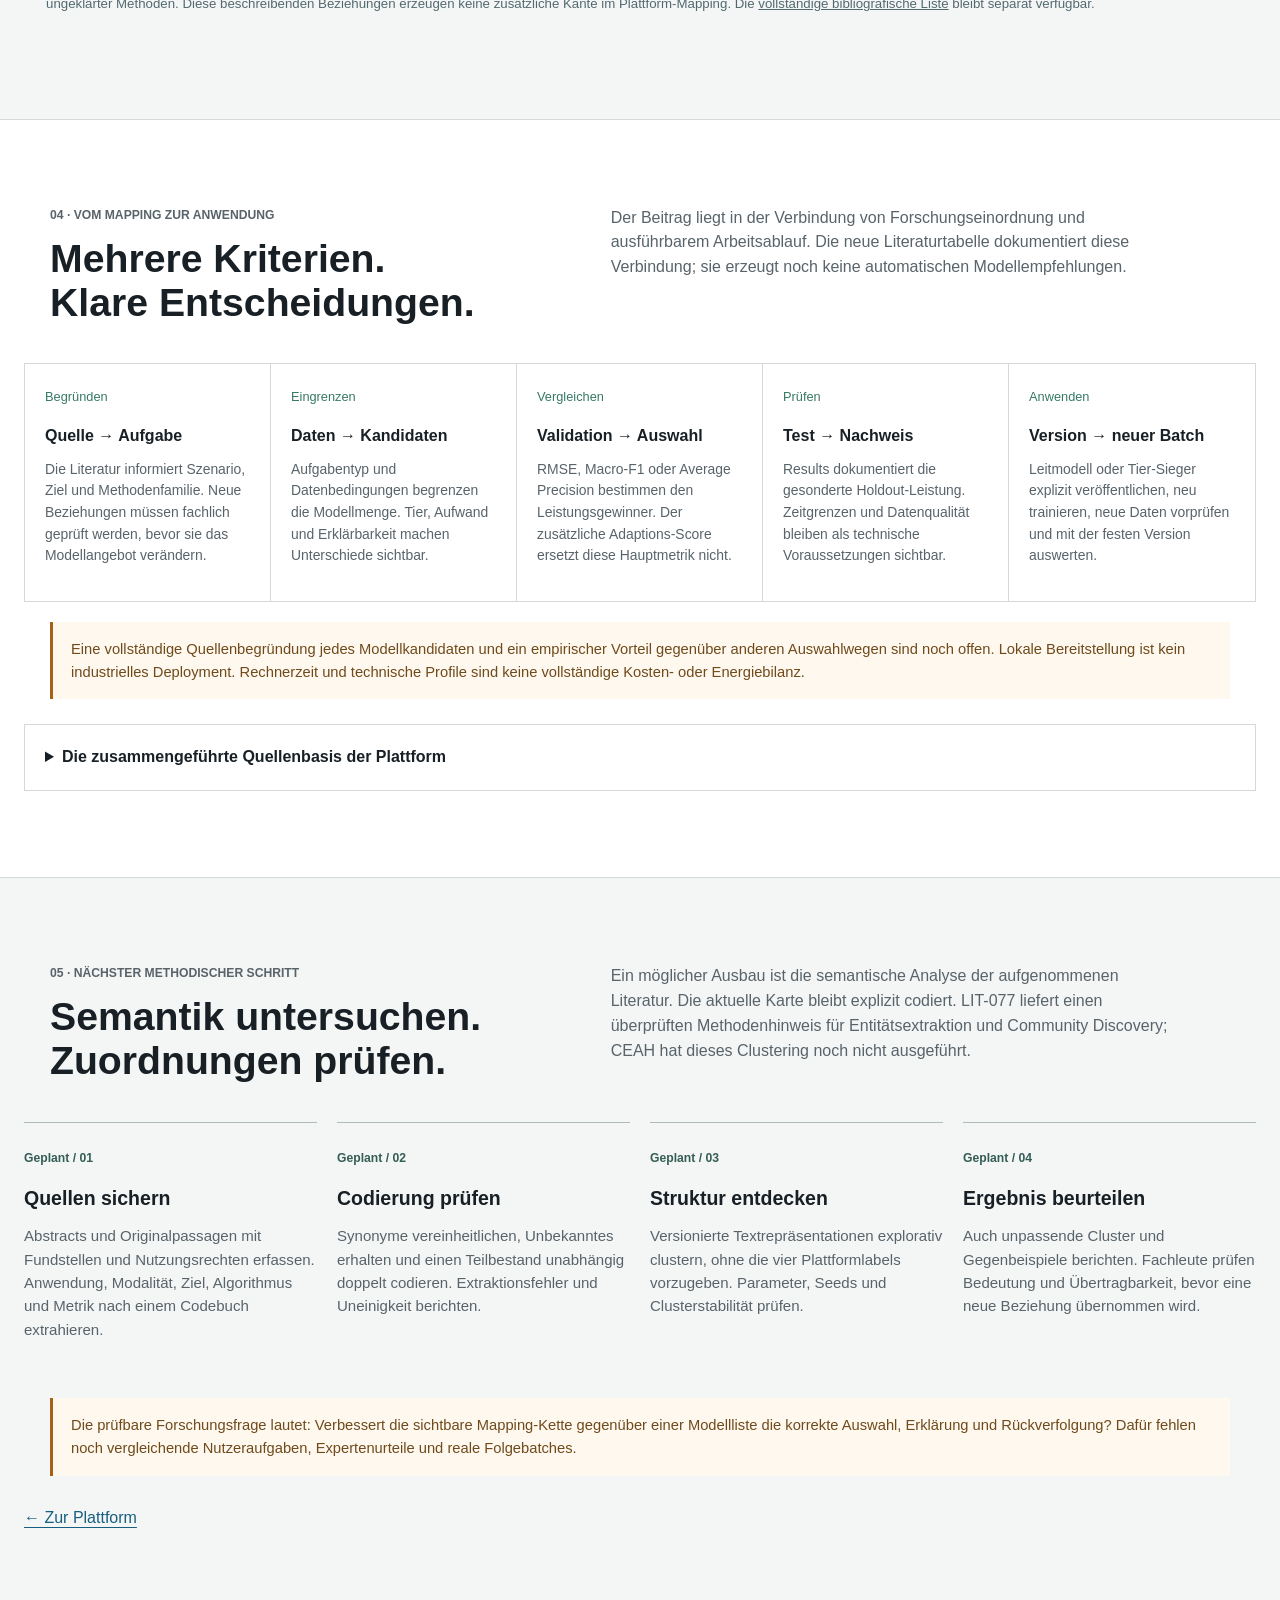
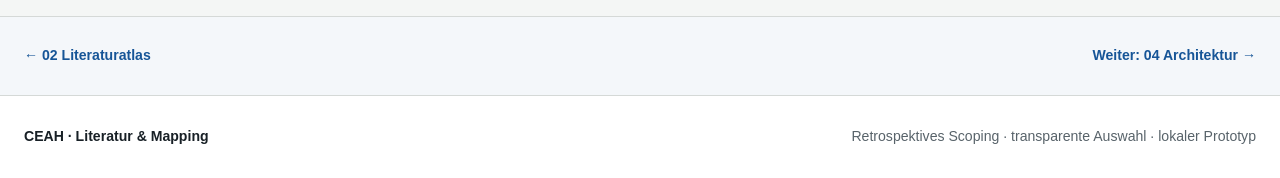
<file: mapping.html>
<!DOCTYPE html>
<html lang="de">
  <head>
    <meta charset="UTF-8" />
    <meta name="viewport" content="width=device-width, initial-scale=1.0" />
    <meta name="description" content="Vom Literaturbestand zum ausführbaren Modell: Auswahlprotokoll, interaktive Mapping-Karte und prüfbare Evidenztabelle des CEAH." />
    <title>Literatur &amp; Mapping · CEAH</title>
    <link rel="icon" href="data:," />
    <link rel="stylesheet" href="./assets/site.css" />
    <link rel="stylesheet" href="./assets/mapping.css" />
  </head>
  <body class="mapping-page">
    <header class="site-nav" aria-label="Hauptnavigation">
      <a class="brand" href="./index.html"><span class="brand-mark" aria-hidden="true">CEAH</span><span>Circular Economy Analytics Hub</span></a>
      <nav class="nav-links" aria-label="Seitenfolge">
        <a href="./index.html">01 Plattform</a><a href="./nebula.html">02 Literaturatlas</a><a href="./mapping.html" aria-current="page">03 Plattform-Mapping</a><a href="./architecture.html">04 Architektur</a><a href="./evaluation.html">05 Evaluation</a>
      </nav>
    </header>
    <nav class="section-nav" aria-label="Auf dieser Seite"><span>03 / 05 · Plattform-Mapping</span><a href="#protocol">Auswahl</a><a href="#explorer">Beziehungen</a><a href="#records">Quellen</a><a href="#implementation">Anwendung</a><a href="#research-plan">Forschung</a></nav>
    <main>
      <section class="mapping-hero">
        <p class="eyebrow">Forschung → Umsetzung</p>
        <h1>Eine Quelle.<br>Eine begründete Verbindung.</h1>
        <p class="mapping-lead">Wie werden aus Arbeiten über Machine Learning in der Kreislaufwirtschaft passende Analyseaufgaben und prüfbare Modellkandidaten? Hier lässt sich die Zuordnung bis zur einzelnen Quelle zurückverfolgen.</p>
        <div class="mapping-hero-foot"><span>17 Quellen in der Bibliothek</span><span>4 Plattformaufgaben</span><span>2 getrennte Evidenzebenen</span></div>
      </section>

      <section class="chapter" id="protocol">
        <div class="section-head"><div><p class="section-label">01 · Den Bestand eingrenzen</p><h2>Von der Quelle zur begründeten Auswahl.</h2></div><p>Die vier Plattformaufgaben bestehen als Prototypvertrag. Die neue Literatur wird danach an Datenform, Zielsemantik und technischer Übertragbarkeit geprüft. Die Zahlen beschreiben den gelieferten Bestand, keine systematische Datenbanksuche.</p></div>
        <ol class="screening-lane">
          <li><span>Übernommen</span><strong data-count="imported">85</strong><p>Datensätze aus dem bereitgestellten Research-Paket</p></li>
          <li><span>Bereinigt</span><strong data-count="unique">85</strong><p>Eindeutige DOI-/Titelschlüssel; keine Dubletten</p></li>
          <li><span>Quellenbezogen aufgenommen</span><strong data-count="admitted">8</strong><p>Geprüfte Abstracts oder Methodikabschnitte mit begrenzter Rolle</p></li>
          <li><span>Im breiteren Forschungsraum</span><strong data-count="not_admitted">77</strong><p>Nicht in das Plattform-Mapping aufgenommen</p></li>
          <li><span>Gemeinsame Bibliothek</span><strong data-count="library">17</strong><p>9 bestehende Quellen und 8 Ergänzungen ohne DOI-Dubletten</p></li>
        </ol>
        <p class="boundary-note">8 + 77 = 85. Acht Quellen sind mit begrenzter, quellengestützter Bedeutung in der Bibliothek. Alle 85 Hinweise sind im <a href="./nebula.html">Literaturatlas</a> nach ihrer jeweiligen Quellenebene beschrieben; die weiteren 77 sind damit nicht automatisch für das Plattform-Mapping übernommen. Ein gelesener Volltextabschnitt ist keine vollständige Studienbewertung.</p>
        <div class="mapping-rule-grid">
          <article><span>01 / Anwendung</span><h3>Asset und Betriebsfrage</h3><p>Lebensdauer, beobachteter Zustand, Abweichung oder Effizienz eines Betriebsprozesses. Stadtweite CO₂-Treiber oder Marktpreise erfüllen diese Bedingung nicht.</p></article>
          <article><span>02 / Daten</span><h3>Numerische Messgrößen</h3><p>Sensor- und Prozessgrößen passen zum tabellarischen Datenpfad. Bild- und Spektralsortierung liegt außerhalb dieses Prototyps; relevante tiefe Sequenzmodelle bleiben Forschungsreferenzen.</p></article>
          <article><span>03 / Bedeutung</span><h3>Das Ziel muss passen</h3><p>SOH ist nicht automatisch RUL. Energieverbrauch braucht eine Bezugsgröße für Effizienz. Eine Wasserqualitätsregression belegt noch keine Anomaliescoring-Methode.</p></article>
          <article><span>04 / Nachweis</span><h3>Unbekannt bleibt sichtbar</h3><p>Reviews und übertragbare Ideen werden getrennt geführt. Bibliografische Leads ersetzen keine Originalpassage. Fehlende Verfahren oder Fundstellen werden nicht ergänzt.</p></article>
        </div>
      </section>

      <section class="chapter chapter-soft" id="explorer">
        <div class="section-head"><div><p class="section-label">02 · Die Beziehung untersuchen</p><h2>Literatur und Implementierung im Vergleich.</h2></div><p>Die erste Ansicht zeigt die gemeinsame Bibliothek und ihre begrenzten Beziehungen. Die zweite zeigt die tatsächlich registrierten Modelle. Eine Verbindung ist eine Zuordnung, keine Leistungs- oder Qualitätswertung.</p></div>
        <div class="mapping-workbench">
          <div class="mapping-mode" role="group" aria-label="Evidenzebene"><button type="button" data-mode="literature" aria-pressed="true">Literaturbeziehungen</button><button type="button" data-mode="platform" aria-pressed="false">Ausführbare Plattform</button></div>
          <div class="mapping-filters">
            <label>Szenario<select id="scenario-filter"><option value="">Alle Szenarien</option><option value="PM">PM · Restlebensdauer</option><option value="CM">CM · Maschinenzustand</option><option value="AD">AD · Anomaliescore</option><option value="EO">EO · Effizienzbewertung</option></select></label>
            <label>Methodenfamilie<select id="family-filter"><option value="">Alle Familien</option></select></label>
            <label>Quellenauswahl<select id="decision-filter"><option value="all">Gesamte Bibliothek</option><option value="existing">Bestehende Quellen</option><option value="supplemental">Ergänzte Quellen</option><option value="mapping_method">Methodik der Literaturanalyse</option></select></label>
            <button type="button" id="mapping-reset">Filter zurücksetzen</button>
          </div>
          <div class="constellation-frame"><svg id="mapping-network" viewBox="0 0 960 570" role="group" aria-labelledby="network-title network-description"><title id="network-title">Methodenfamilien und vier Szenarien</title><desc id="network-description">Interaktive Beziehungen. Dieselben Angaben stehen in der Evidenztabelle darunter.</desc></svg></div>
          <div class="graph-caption"><p id="graph-summary" role="status" aria-live="polite">Beziehungen werden geladen.</p><button type="button" id="download-network">SVG herunterladen</button></div>
          <p class="graph-note">Knoten wählen, um die Tabelle zu filtern; erneut wählen, um den Filter aufzuheben. Anordnung und Abstände sind Layout, keine Embeddings. Jede Linie zählt Quellen bzw. registrierte Kandidaten — keine Effektstärke. Mehrfachzuordnungen sind möglich.</p>
          <p class="mapping-gap" id="mapping-gap">Die Bibliothek begründet Aufgaben und Methodenfamilien. Lokale Modellleistung wird nur im Benchmark gemessen.</p>
        </div>
        <noscript><p class="boundary-note">Für die interaktive Karte wird JavaScript benötigt. Die vollständigen Daten sind auch als <a href="./assets/mapping-evidence.csv">CSV</a> und <a href="./assets/mapping-data.json">JSON</a> verfügbar.</p></noscript>

        <div class="mapping-records" id="records">
          <div class="records-heading"><div><p class="section-label">03 · Die Zuordnung prüfen</p><h3 id="records-title">Evidenztabelle</h3></div><label>In der Tabelle suchen<input id="mapping-search" type="search" placeholder="Titel, DOI, Algorithmus oder ID" /></label></div>
          <p id="record-count" role="status" aria-live="polite"></p>
          <div id="mapping-table"></div>
          <p class="mapping-downloads"><a href="./assets/mapping-evidence.csv" download>17 Quellen · CSV ↓</a><a href="./assets/mapping-data.json" download>Bibliothek und Modellangebot · JSON ↓</a></p>
          <p class="graph-note">Originaltitel und technische Begriffe werden aus den überprüften Quellen übernommen. Der <a href="./nebula.html">Literaturatlas mit 85 Hinweisen</a> zeigt den breiteren Forschungsraum einschließlich Bildverarbeitung und ungeklärter Methoden. Diese beschreibenden Beziehungen erzeugen keine zusätzliche Kante im Plattform-Mapping. Die <a href="./assets/mapping-leads.csv" download>vollständige bibliografische Liste</a> bleibt separat verfügbar.</p>
        </div>
      </section>

      <section class="chapter" id="implementation">
        <div class="section-head"><div><p class="section-label">04 · Vom Mapping zur Anwendung</p><h2>Mehrere Kriterien.<br>Klare Entscheidungen.</h2></div><p>Der Beitrag liegt in der Verbindung von Forschungseinordnung und ausführbarem Arbeitsablauf. Die neue Literaturtabelle dokumentiert diese Verbindung; sie erzeugt noch keine automatischen Modellempfehlungen.</p></div>
        <ol class="selection-path">
          <li><span>Begründen</span><h3>Quelle → Aufgabe</h3><p>Die Literatur informiert Szenario, Ziel und Methodenfamilie. Neue Beziehungen müssen fachlich geprüft werden, bevor sie das Modellangebot verändern.</p></li>
          <li><span>Eingrenzen</span><h3>Daten → Kandidaten</h3><p>Aufgabentyp und Datenbedingungen begrenzen die Modellmenge. Tier, Aufwand und Erklärbarkeit machen Unterschiede sichtbar.</p></li>
          <li><span>Vergleichen</span><h3>Validation → Auswahl</h3><p>RMSE, Macro-F1 oder Average Precision bestimmen den Leistungsgewinner. Der zusätzliche Adaptions-Score ersetzt diese Hauptmetrik nicht.</p></li>
          <li><span>Prüfen</span><h3>Test → Nachweis</h3><p>Results dokumentiert die gesonderte Holdout-Leistung. Zeitgrenzen und Datenqualität bleiben als technische Voraussetzungen sichtbar.</p></li>
          <li><span>Anwenden</span><h3>Version → neuer Batch</h3><p>Leitmodell oder Tier-Sieger explizit veröffentlichen, neu trainieren, neue Daten vorprüfen und mit der festen Version auswerten.</p></li>
        </ol>
        <p class="boundary-note">Eine vollständige Quellenbegründung jedes Modellkandidaten und ein empirischer Vorteil gegenüber anderen Auswahlwegen sind noch offen. Lokale Bereitstellung ist kein industrielles Deployment. Rechnerzeit und technische Profile sind keine vollständige Kosten- oder Energiebilanz.</p>
        <details class="core-sources"><summary>Die zusammengeführte Quellenbasis der Plattform</summary><div id="core-sources"></div></details>
      </section>

      <section class="chapter chapter-soft" id="research-plan">
        <div class="section-head"><div><p class="section-label">05 · Nächster methodischer Schritt</p><h2>Semantik untersuchen.<br>Zuordnungen prüfen.</h2></div><p>Ein möglicher Ausbau ist die semantische Analyse der aufgenommenen Literatur. Die aktuelle Karte bleibt explizit codiert. LIT-077 liefert einen überprüften Methodenhinweis für Entitätsextraktion und Community Discovery; CEAH hat dieses Clustering noch nicht ausgeführt.</p></div>
        <div class="mapping-rule-grid">
          <article><span>Geplant / 01</span><h3>Quellen sichern</h3><p>Abstracts und Originalpassagen mit Fundstellen und Nutzungsrechten erfassen. Anwendung, Modalität, Ziel, Algorithmus und Metrik nach einem Codebuch extrahieren.</p></article>
          <article><span>Geplant / 02</span><h3>Codierung prüfen</h3><p>Synonyme vereinheitlichen, Unbekanntes erhalten und einen Teilbestand unabhängig doppelt codieren. Extraktionsfehler und Uneinigkeit berichten.</p></article>
          <article><span>Geplant / 03</span><h3>Struktur entdecken</h3><p>Versionierte Textrepräsentationen explorativ clustern, ohne die vier Plattformlabels vorzugeben. Parameter, Seeds und Clusterstabilität prüfen.</p></article>
          <article><span>Geplant / 04</span><h3>Ergebnis beurteilen</h3><p>Auch unpassende Cluster und Gegenbeispiele berichten. Fachleute prüfen Bedeutung und Übertragbarkeit, bevor eine neue Beziehung übernommen wird.</p></article>
        </div>
        <p class="boundary-note">Die prüfbare Forschungsfrage lautet: Verbessert die sichtbare Mapping-Kette gegenüber einer Modellliste die korrekte Auswahl, Erklärung und Rückverfolgung? Dafür fehlen noch vergleichende Nutzeraufgaben, Expertenurteile und reale Folgebatches.</p>
        <a class="mapping-return" href="./index.html#status">← Zur Plattform</a>
      </section>
    </main>
<nav class="page-sequence" aria-label="Weiter durch das Showcase"><a href="./nebula.html">← 02 Literaturatlas</a><a href="./architecture.html">Weiter: 04 Architektur →</a></nav>
    <footer class="site-footer"><strong>CEAH · Literatur &amp; Mapping</strong><span>Retrospektives Scoping · transparente Auswahl · lokaler Prototyp</span></footer>
    <script src="./assets/mapping-data.js"></script>
    <script src="./assets/mapping.js"></script>
  </body>
</html>
</file>
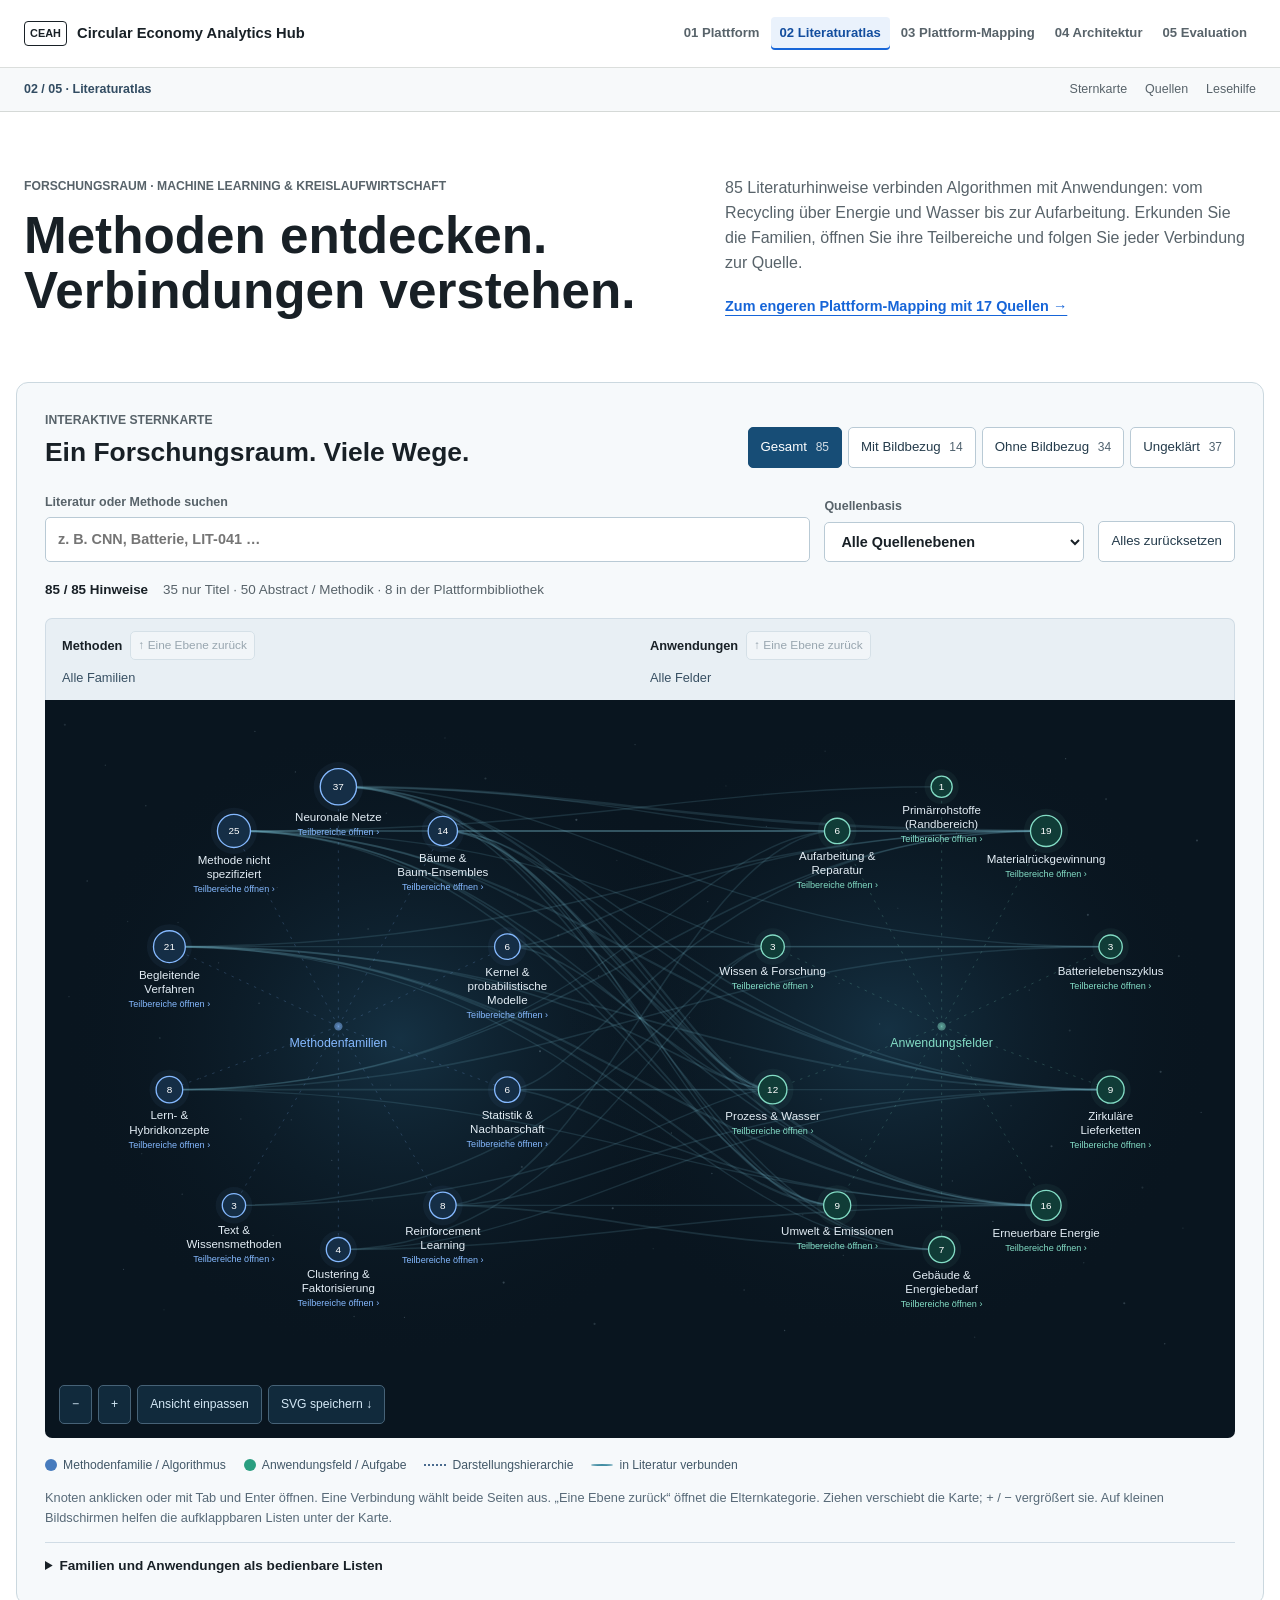
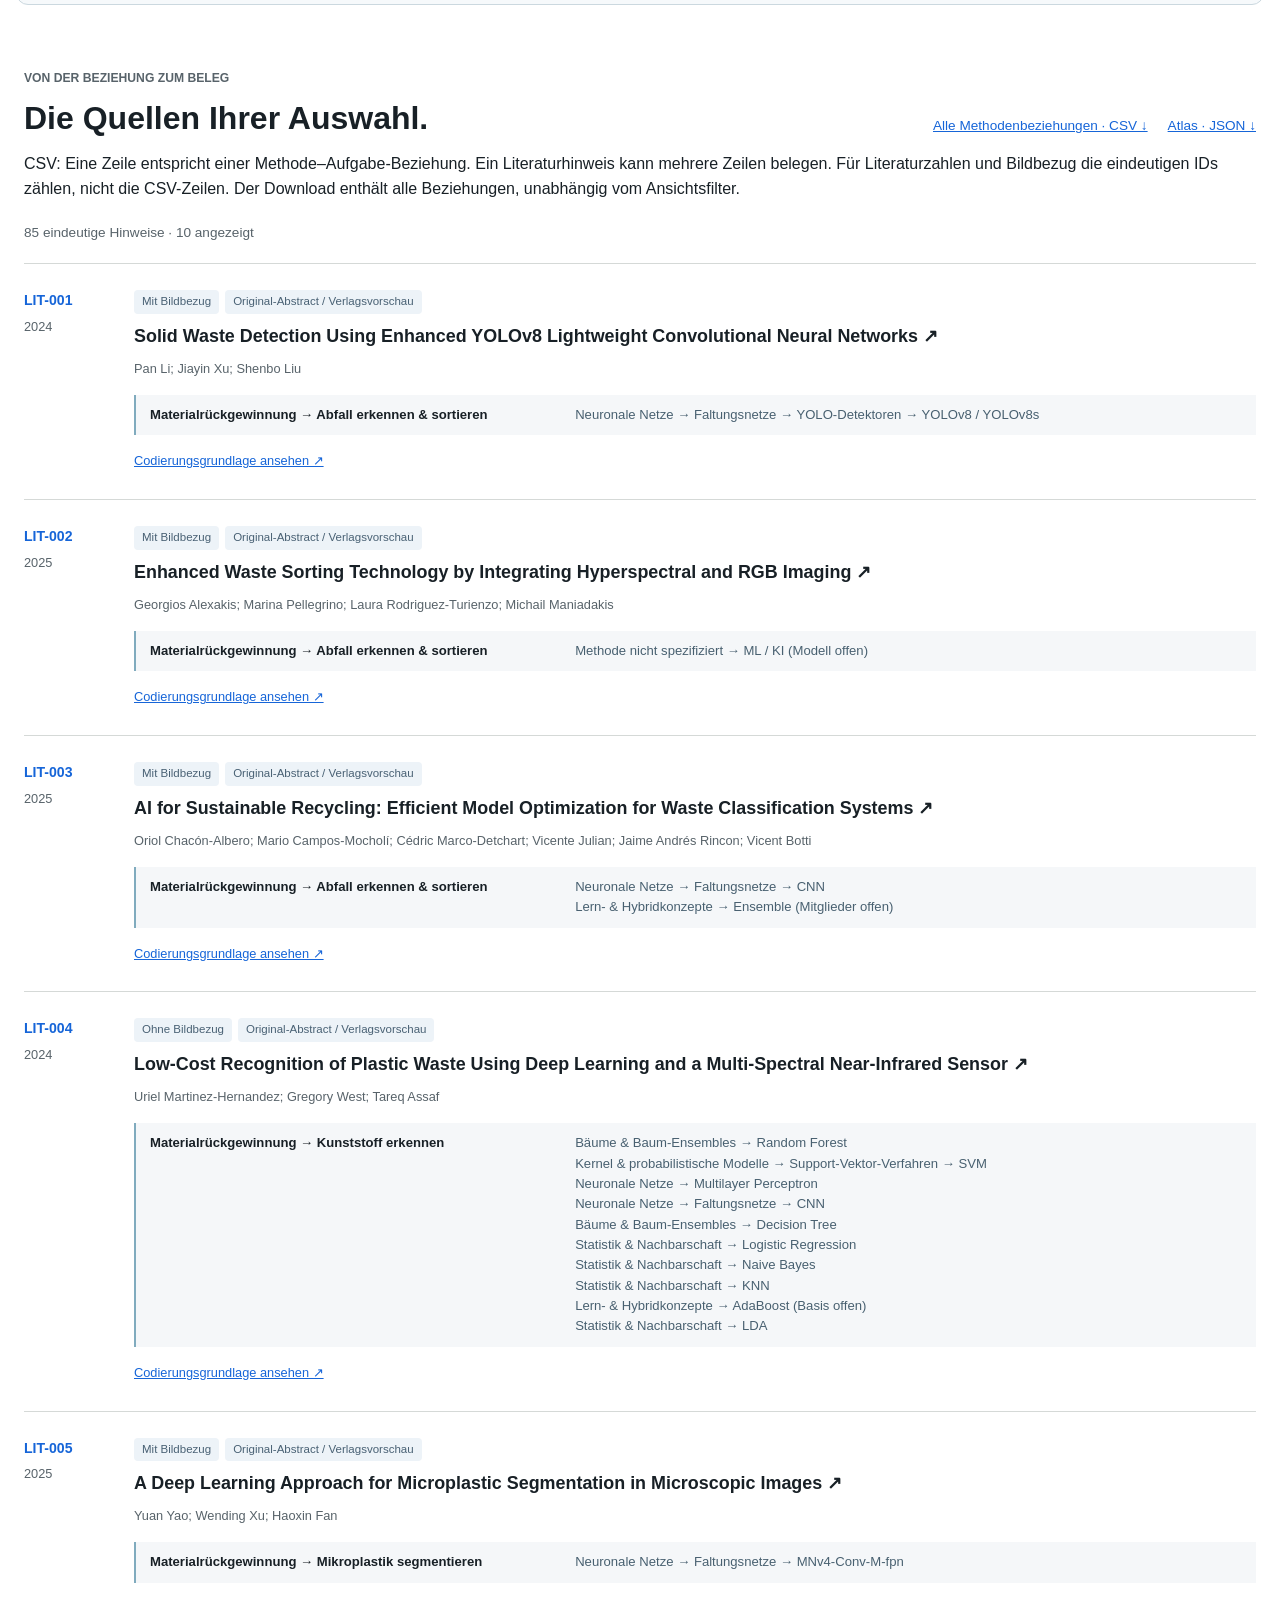
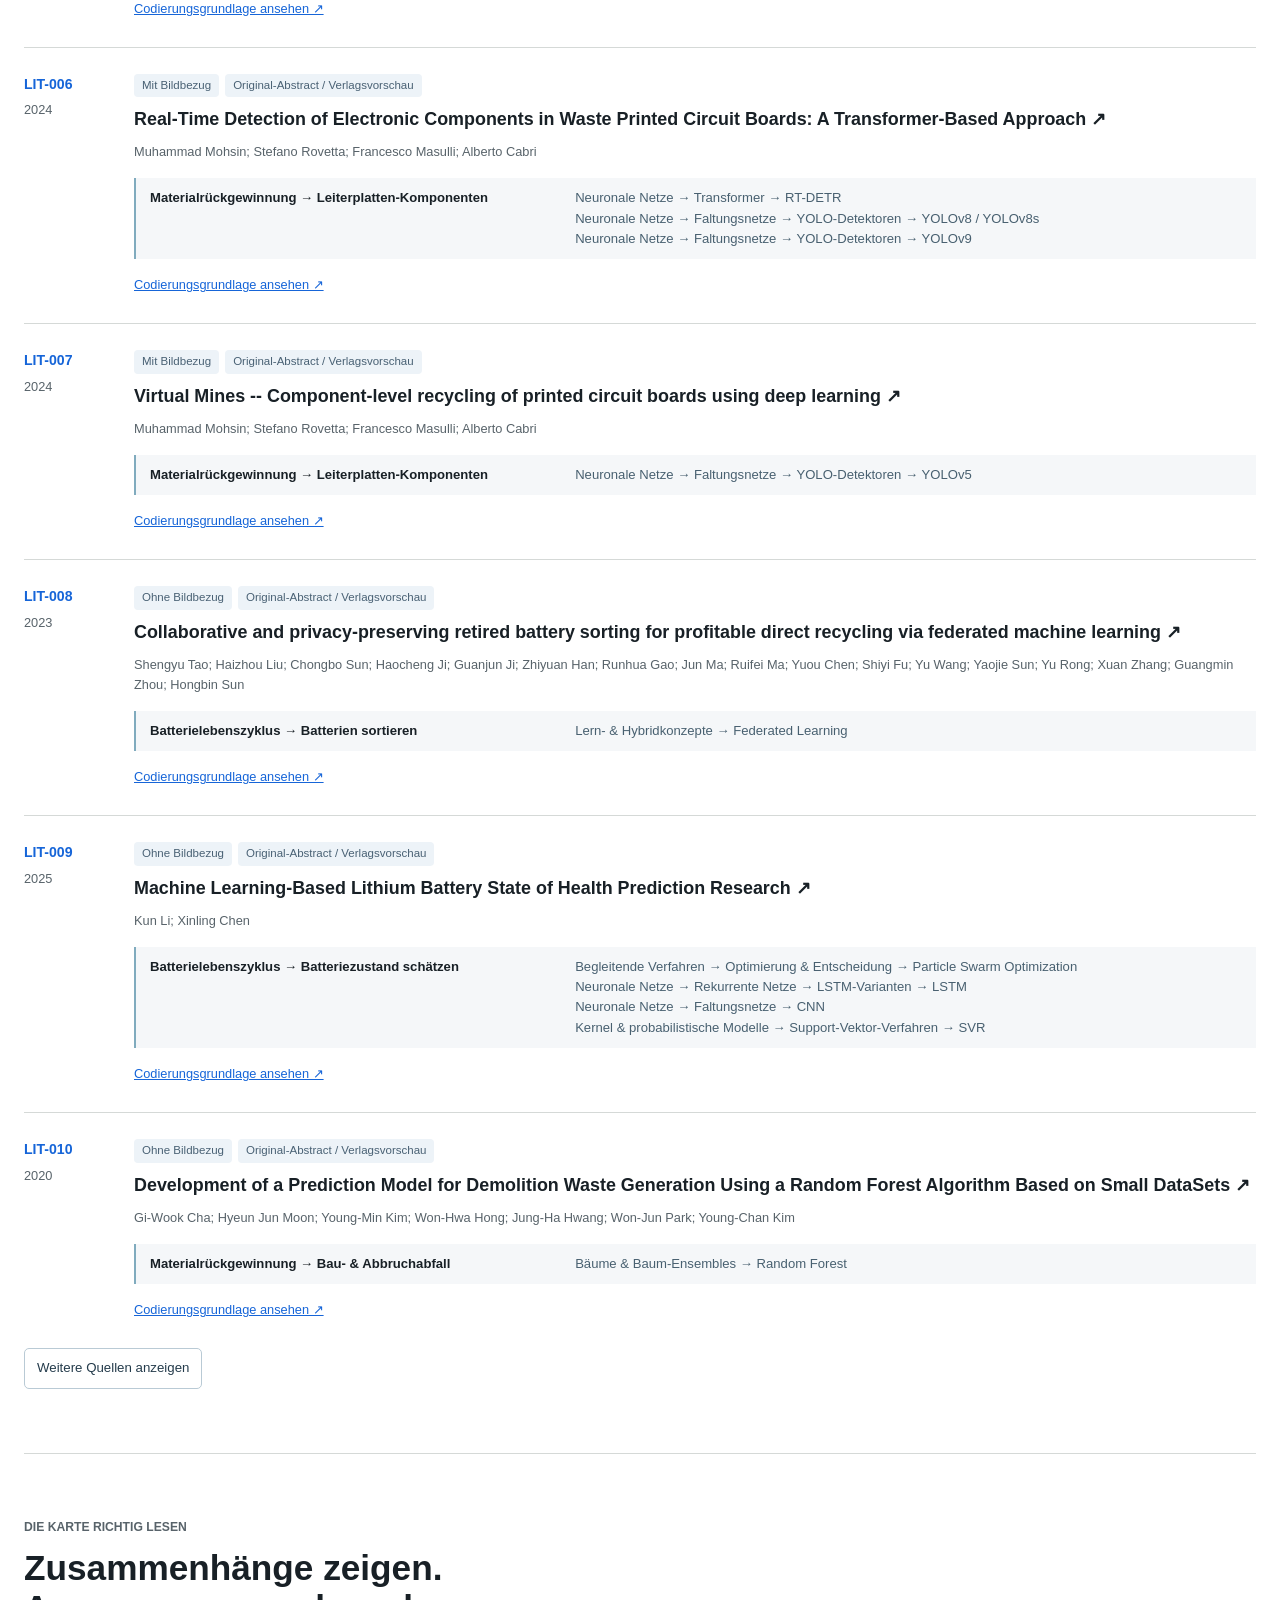
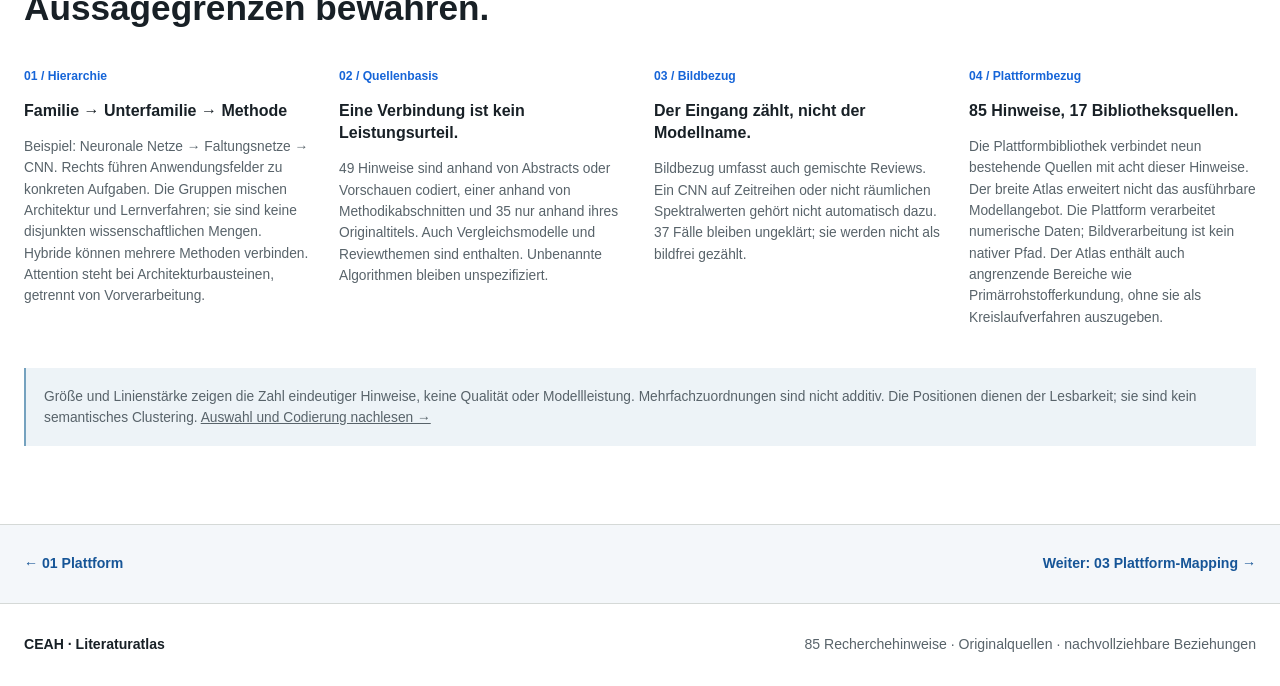
<file: nebula.html>
<!DOCTYPE html>
<html lang="de">
  <head>
    <meta charset="UTF-8" />
    <meta name="viewport" content="width=device-width, initial-scale=1.0" />
    <meta name="description" content="85 Literaturhinweise zur Kreislaufwirtschaft: Algorithmen, Methodenfamilien und Anwendungen als interaktive, quellenbezogene Sternkarte." />
    <title>Literaturatlas · CEAH</title>
    <link rel="icon" href="data:," />
    <link rel="stylesheet" href="./assets/site.css" />
    <link rel="stylesheet" href="./assets/nebula.css" />
  </head>
  <body class="nebula-page">
    <header class="site-nav" aria-label="Hauptnavigation">
      <a class="brand" href="./index.html"><span class="brand-mark" aria-hidden="true">CEAH</span><span>Circular Economy Analytics Hub</span></a>
      <nav class="nav-links" aria-label="Seitenfolge">
        <a href="./index.html">01 Plattform</a><a href="./nebula.html" aria-current="page">02 Literaturatlas</a><a href="./mapping.html">03 Plattform-Mapping</a><a href="./architecture.html">04 Architektur</a><a href="./evaluation.html">05 Evaluation</a>
      </nav>
    </header>
    <nav class="section-nav" aria-label="Auf dieser Seite"><span>02 / 05 · Literaturatlas</span><a href="#atlas">Sternkarte</a><a href="#sources">Quellen</a><a href="#reading">Lesehilfe</a></nav>
    <main id="top">
      <section class="atlas-intro">
        <div><p class="eyebrow">Forschungsraum · Machine Learning &amp; Kreislaufwirtschaft</p><h1>Methoden entdecken.<br>Verbindungen verstehen.</h1></div>
        <div><p>85 Literaturhinweise verbinden Algorithmen mit Anwendungen: vom Recycling über Energie und Wasser bis zur Aufarbeitung. Erkunden Sie die Familien, öffnen Sie ihre Teilbereiche und folgen Sie jeder Verbindung zur Quelle.</p><a class="atlas-inline" href="./mapping.html">Zum engeren Plattform-Mapping mit 17 Quellen →</a></div>
      </section>
      <section class="atlas-shell" id="atlas" aria-labelledby="atlas-title">
        <div class="atlas-toolbar">
          <div><p class="eyebrow">Interaktive Sternkarte</p><h2 id="atlas-title">Ein Forschungsraum. Viele Wege.</h2></div>
          <div class="atlas-filters" role="group" aria-label="Bildbezug filtern">
            <button type="button" data-modality="all" aria-pressed="true">Gesamt <span>85</span></button>
            <button type="button" data-modality="vision" aria-pressed="false">Mit Bildbezug <span>14</span></button>
            <button type="button" data-modality="non_vision" aria-pressed="false">Ohne Bildbezug <span>34</span></button>
            <button type="button" data-modality="unknown" aria-pressed="false">Ungeklärt <span>37</span></button>
          </div>
        </div>
        <div class="atlas-controls">
          <label>Literatur oder Methode suchen<input id="atlas-search" type="search" placeholder="z. B. CNN, Batterie, LIT-041 …" /></label>
          <label>Quellenbasis<select id="atlas-evidence"><option value="all">Alle Quellenebenen</option><option value="substantive">Abstract / Methodik</option><option value="title">Nur Originaltitel</option></select></label>
          <button type="button" id="atlas-reset">Alles zurücksetzen</button>
        </div>
        <div class="atlas-status" aria-live="polite"><strong id="atlas-count">85 Hinweise</strong><span id="atlas-summary"></span></div>
        <div class="atlas-trails"><div><span>Methoden</span><button type="button" id="method-up">Alle Familien</button><span id="method-trail">Alle Familien</span></div><div><span>Anwendungen</span><button type="button" id="application-up">Alle Felder</button><span id="application-trail">Alle Felder</span></div></div>
        <div class="atlas-canvas">
          <svg id="nebula" viewBox="0 0 1440 820" role="group" aria-label="Interaktive Literaturkarte: Methodenfamilien und Anwendungsfelder" aria-describedby="graph-help"><title>Algorithmen und Anwendungen in 85 Literaturhinweisen</title></svg>
          <p id="atlas-empty" hidden>Keine Hinweise für diese Kombination. Passen Sie die Suche oder die Auswahl an.</p>
          <div class="atlas-view-controls" role="group" aria-label="Kartenausschnitt"><button type="button" id="zoom-out" aria-label="Verkleinern">−</button><button type="button" id="zoom-in" aria-label="Vergrößern">+</button><button type="button" id="zoom-reset">Ansicht einpassen</button><button type="button" id="atlas-export">SVG speichern ↓</button></div>
        </div>
        <div class="atlas-legend"><span><i class="legend-method"></i> Methodenfamilie / Algorithmus</span><span><i class="legend-app"></i> Anwendungsfeld / Aufgabe</span><span><i class="legend-parent"></i> Darstellungshierarchie</span><span><i class="legend-link"></i> in Literatur verbunden</span></div>
        <p id="graph-help">Knoten anklicken oder mit Tab und Enter öffnen. Eine Verbindung wählt beide Seiten aus. „Eine Ebene zurück“ öffnet die Elternkategorie. Ziehen verschiebt die Karte; + / − vergrößert sie. Auf kleinen Bildschirmen helfen die aufklappbaren Listen unter der Karte.</p>
        <details class="atlas-accessible"><summary>Familien und Anwendungen als bedienbare Listen</summary><div class="atlas-node-lists"><div><h3>Methodenseite</h3><div id="method-list"></div></div><div><h3>Anwendungsseite</h3><div id="application-list"></div></div></div></details>
      </section>
      <section class="atlas-sources" id="sources" aria-labelledby="sources-title">
        <div class="atlas-source-head"><div><p class="eyebrow">Von der Beziehung zum Beleg</p><h2 id="sources-title">Die Quellen Ihrer Auswahl.</h2></div><div class="atlas-downloads"><a href="./assets/nebula-relations.csv" download>Alle Methodenbeziehungen · CSV ↓</a><a href="./assets/nebula-data.json" download>Atlas · JSON ↓</a></div></div>
        <p class="atlas-export-note">CSV: Eine Zeile entspricht einer Methode–Aufgabe-Beziehung. Ein Literaturhinweis kann mehrere Zeilen belegen. Für Literaturzahlen und Bildbezug die eindeutigen IDs zählen, nicht die CSV-Zeilen. Der Download enthält alle Beziehungen, unabhängig vom Ansichtsfilter.</p>
        <p id="source-count" aria-live="polite"></p><div id="atlas-records"></div><button type="button" id="more-sources">Weitere Quellen anzeigen</button>
      </section>
      <section class="atlas-reading" id="reading">
        <p class="eyebrow">Die Karte richtig lesen</p><h2>Zusammenhänge zeigen.<br>Aussagegrenzen bewahren.</h2>
        <div class="atlas-reading-grid">
          <article><span>01 / Hierarchie</span><h3>Familie → Unterfamilie → Methode</h3><p>Beispiel: Neuronale Netze → Faltungsnetze → CNN. Rechts führen Anwendungsfelder zu konkreten Aufgaben. Die Gruppen mischen Architektur und Lernverfahren; sie sind keine disjunkten wissenschaftlichen Mengen. Hybride können mehrere Methoden verbinden. Attention steht bei Architekturbausteinen, getrennt von Vorverarbeitung.</p></article>
          <article><span>02 / Quellenbasis</span><h3>Eine Verbindung ist kein Leistungsurteil.</h3><p>49 Hinweise sind anhand von Abstracts oder Vorschauen codiert, einer anhand von Methodikabschnitten und 35 nur anhand ihres Originaltitels. Auch Vergleichsmodelle und Reviewthemen sind enthalten. Unbenannte Algorithmen bleiben unspezifiziert.</p></article>
          <article><span>03 / Bildbezug</span><h3>Der Eingang zählt, nicht der Modellname.</h3><p>Bildbezug umfasst auch gemischte Reviews. Ein CNN auf Zeitreihen oder nicht räumlichen Spektralwerten gehört nicht automatisch dazu. 37 Fälle bleiben ungeklärt; sie werden nicht als bildfrei gezählt.</p></article>
          <article><span>04 / Plattformbezug</span><h3>85 Hinweise, 17 Bibliotheksquellen.</h3><p>Die Plattformbibliothek verbindet neun bestehende Quellen mit acht dieser Hinweise. Der breite Atlas erweitert nicht das ausführbare Modellangebot. Die Plattform verarbeitet numerische Daten; Bildverarbeitung ist kein nativer Pfad. Der Atlas enthält auch angrenzende Bereiche wie Primärrohstofferkundung, ohne sie als Kreislaufverfahren auszugeben.</p></article>
        </div>
        <p class="atlas-reading-note">Größe und Linienstärke zeigen die Zahl eindeutiger Hinweise, keine Qualität oder Modellleistung. Mehrfachzuordnungen sind nicht additiv. Die Positionen dienen der Lesbarkeit; sie sind kein semantisches Clustering. <a href="./mapping.html#protocol">Auswahl und Codierung nachlesen →</a></p>
      </section>
    </main>
    <nav class="page-sequence" aria-label="Weiter durch das Showcase"><a href="./index.html">← 01 Plattform</a><a href="./mapping.html">Weiter: 03 Plattform-Mapping →</a></nav>
    <footer class="site-footer"><strong>CEAH · Literaturatlas</strong><span>85 Recherchehinweise · Originalquellen · nachvollziehbare Beziehungen</span></footer>
    <script src="./assets/nebula-data.js"></script><script src="./assets/nebula.js"></script>
  </body>
</html>
</file>
<file: assets/site.css>
:root {
  --paper: #ffffff;
  --mist: #f4f6f5;
  --line: #d5d9d7;
  --ink: #182026;
  --muted: #58636a;
  --blue: #1665d8;
  --blue-dark: #0e4faa;
  --green: #19785d;
  --amber: #a66116;
  --radius: 6px;
  --container: 1180px;
  --font: "Segoe UI", "Helvetica Neue", Arial, sans-serif;
}

* { box-sizing: border-box; }
html { scroll-behavior: smooth; scroll-padding-top: 76px; }
body { margin: 0; overflow-x: hidden; color: var(--ink); background: var(--paper); font-family: var(--font); line-height: 1.55; }
img { display: block; max-width: 100%; }
a { color: inherit; }
button, input, select, textarea { font: inherit; }
h1, h2, h3, p, li, small, strong, span { overflow-wrap: break-word; }
h1, h2, h3 { margin: 0; letter-spacing: 0; font-weight: 620; line-height: 1.13; }
h1 { max-width: 18ch; font-size: 3.95rem; }
h2 { max-width: 20ch; font-size: 2.45rem; }
h3 { font-size: 1.22rem; }

.scroll-progress { position: fixed; z-index: 100; top: 0; left: 0; width: 0; height: 3px; background: var(--blue); }
.site-nav { position: sticky; z-index: 90; top: 0; display: flex; min-height: 68px; align-items: center; justify-content: space-between; gap: 20px; padding: 10px max(24px, calc((100% - 1360px) / 2)); border-bottom: 1px solid rgba(213, 217, 215, .86); background: rgba(255, 255, 255, .96); backdrop-filter: blur(12px); }
.brand { display: inline-flex; min-width: 0; align-items: center; gap: 10px; font-size: .92rem; font-weight: 700; text-decoration: none; }
.brand-mark { display: grid; width: 43px; height: 25px; place-items: center; border: 1px solid var(--ink); border-radius: 4px; font-size: .68rem; }
.nav-links { display: flex; flex-wrap: wrap; justify-content: flex-end; gap: 2px; }
.nav-links a { padding: 6px 9px; border-radius: 4px; color: var(--muted); font-size: .82rem; font-weight: 650; text-decoration: none; }
.nav-links a:hover, .nav-links a.active { background: var(--mist); color: var(--ink); }
.nav-links a[aria-current="page"] { background: #eaf2fc; color: #124d9e; box-shadow: inset 0 -2px #1665d8; }
.section-nav { display: flex; flex-wrap: wrap; gap: 7px 18px; padding: 12px max(24px, calc((100% - 1360px) / 2)); border-bottom: 1px solid var(--line); background: #f7f9fa; font-size: .78rem; }
.section-nav span { color: #324c62; font-weight: 700; margin-right: auto; }
.section-nav a { color: var(--muted); text-decoration: none; }
.section-nav a:hover, .section-nav a.active { color: var(--blue); text-decoration: underline; text-underline-offset: 4px; }
.page-sequence { display: flex; justify-content: space-between; flex-wrap: wrap; gap: 18px; padding: 28px max(24px, calc((100% - 1280px) / 2)); border-top: 1px solid var(--line); background: #f4f7fa; }
.page-sequence a { font-size: .88rem; color: #165597; text-decoration: none; font-weight: 700; }
.page-sequence a:hover { text-decoration: underline; }
@media (max-width: 780px) { html { scroll-padding-top: 150px; } .section-nav span { flex-basis: 100%; } }
@media (max-width: 540px) { .section-nav, .page-sequence { padding-inline: 16px; } .nav-links { display: grid; grid-template-columns: 1fr 1fr; width: 100%; gap: 4px; } .nav-links a { padding: 6px; font-size: .76rem; } }

.hero { position: relative; display: grid; min-height: min(760px, calc(100svh - 68px)); align-items: center; overflow: hidden; color: var(--paper); background: var(--ink); }
.hero-image, .hero-shade { position: absolute; inset: 0; width: 100%; height: 100%; }
.hero-image { object-fit: cover; object-position: center top; }
.hero-shade { background: rgba(13, 20, 25, .84); }
.hero-shade::before { position: absolute; inset: 0 39% 0 0; background: rgba(13, 20, 25, .80); content: ""; }
.hero-copy { position: relative; z-index: 1; width: min(100% - 48px, var(--container)); margin: 0 auto; padding: 74px 0 112px; }
.hero-copy .eyebrow { color: #d3e3ff; }
.hero-copy p:not(.eyebrow) { max-width: 58ch; margin: 22px 0 0; color: #edf3f7; font-size: 1.1rem; }
.eyebrow, .section-label, .step-label { margin: 0 0 12px; color: var(--muted); font-size: .76rem; font-weight: 750; letter-spacing: 0; text-transform: uppercase; }
.hero-actions { display: flex; flex-wrap: wrap; gap: 12px; margin-top: 30px; }
.primary-action, .secondary-action { display: inline-flex; min-height: 42px; align-items: center; justify-content: center; padding: 8px 16px; border: 1px solid transparent; border-radius: 5px; font-size: .9rem; font-weight: 700; text-decoration: none; }
.primary-action { background: var(--blue); color: var(--paper); }
.primary-action:hover { background: var(--blue-dark); }
.secondary-action { border-color: rgba(255, 255, 255, .54); background: rgba(255, 255, 255, .08); color: var(--paper); }
.secondary-action:hover { background: rgba(255, 255, 255, .16); }
.hero-next { position: absolute; z-index: 1; bottom: 22px; left: 50%; transform: translateX(-50%); color: #e9eff3; font-size: .82rem; font-weight: 700; text-decoration: none; }
.hero-next::after { display: block; width: 1px; height: 22px; margin: 7px auto 0; background: currentColor; content: ""; }

.chapter { padding: 86px max(24px, calc((100% - 1360px) / 2)); border-top: 1px solid var(--line); }
.chapter-soft { background: var(--mist); }
.chapter-dark { background: var(--ink); color: var(--paper); }
.chapter-dark .section-label, .chapter-dark .section-head > p { color: #cbd4db; }
.section-head { display: grid; grid-template-columns: minmax(250px, .9fr) minmax(300px, 1.1fr); gap: 54px; width: min(100%, var(--container)); margin: 0 auto 38px; }
.section-head > p { max-width: 64ch; margin: 0; color: var(--muted); font-size: 1rem; }

.capability-grid { display: grid; grid-template-columns: repeat(5, minmax(0, 1fr)); gap: 12px; width: min(100%, var(--container)); margin: 0 auto; }
.capability-grid article { min-width: 0; min-height: 224px; padding: 21px; border: 1px solid var(--line); border-top: 3px solid var(--blue); border-radius: var(--radius); background: var(--paper); }
.capability-grid span, .process-lane span { display: block; color: var(--blue); font-size: .76rem; font-weight: 800; }
.capability-grid h3 { margin-top: 43px; }
.capability-grid p { margin: 12px 0 0; color: var(--muted); font-size: .93rem; }
.motivation-grid { display: grid; grid-template-columns: repeat(4, minmax(0, 1fr)); gap: 12px; width: min(100%, var(--container)); margin: 18px auto 0; }
.motivation-grid article { min-width: 0; padding: 22px; border-top: 3px solid var(--blue); background: var(--mist); }
.motivation-grid span, .system-grid span, .evidence-chain span, .dsr-grid span { color: var(--blue); font-size: .75rem; font-weight: 800; }
.motivation-grid h3, .system-grid h3, .evidence-chain h3, .dsr-grid h3 { margin-top: 15px; font-size: 1rem; }
.motivation-grid p, .system-grid p, .evidence-chain p, .dsr-grid p { margin: 10px 0 0; color: var(--muted); font-size: .88rem; }

.contract-grid { display: grid; grid-template-columns: repeat(2, minmax(0, 1fr)); gap: 16px; width: min(100%, var(--container)); margin: 0 auto; }
.contract-card { padding: 28px; border: 1px solid var(--line); border-radius: var(--radius); background: var(--paper); }
.contract-card-emphasis { border-top: 4px solid var(--green); }
.contract-card h3 { margin-top: 8px; }
.contract-card p:not(.step-label) { max-width: 62ch; margin: 14px 0 0; color: var(--muted); }
.contract-card ul, .explain-grid ul, .status-grid ul { margin: 18px 0 0; padding-left: 18px; }
.contract-card li, .explain-grid li, .status-grid li { margin-top: 7px; }
.system-grid { display: grid; grid-template-columns: repeat(5, minmax(0, 1fr)); width: min(100%, var(--container)); margin: 20px auto 0; overflow: hidden; border: 1px solid var(--line); border-radius: var(--radius); background: var(--paper); }
.system-grid article { min-width: 0; min-height: 196px; padding: 20px; border-right: 1px solid var(--line); }
.system-grid article:last-child { border-right: 0; }
.process-lane { display: grid; grid-template-columns: repeat(7, minmax(0, 1fr)); width: min(100%, var(--container)); margin: 20px auto 0; padding: 0; list-style: none; overflow: hidden; border: 1px solid var(--line); border-radius: var(--radius); background: var(--paper); }
.process-lane li { min-width: 0; min-height: 144px; padding: 18px; border-right: 1px solid var(--line); }
.process-lane li:last-child { border-right: 0; }
.process-lane strong { display: block; margin-top: 22px; font-size: .95rem; }
.process-lane small { display: block; margin-top: 8px; color: var(--muted); font-size: .82rem; }

.system-summary { width: min(100%, var(--container)); margin: 24px auto 0; color: var(--muted); font-size: .9rem; }
.system-summary strong { color: var(--ink); }
.system-summary a { color: var(--blue); }
.mapping-criteria { display: grid; grid-template-columns: repeat(3, minmax(0, 1fr)); width: min(100%, var(--container)); margin: 20px auto 0; padding: 0; list-style: none; overflow: hidden; border: 1px solid var(--line); border-radius: var(--radius); background: var(--paper); }
.mapping-criteria li { min-width: 0; min-height: 0; padding: 22px 20px; border-right: 1px solid var(--line); background: var(--paper); }
.mapping-criteria li:last-child { border-right: 0; background: var(--paper); }
.mapping-criteria span { display: block; color: var(--blue); font-size: .76rem; font-weight: 800; }
.mapping-criteria strong { display: block; margin-top: 14px; font-size: .95rem; }
.mapping-criteria small { display: block; margin-top: 8px; color: var(--muted); font-size: .84rem; line-height: 1.5; }
.scenario-map { display: grid; grid-template-columns: repeat(4, minmax(0, 1fr)); gap: 12px; width: min(100%, var(--container)); margin: 18px auto 0; }
.scenario-map article { min-width: 0; min-height: 188px; padding: 20px; border-left: 3px solid var(--green); background: var(--mist); }
.scenario-map p { margin: 14px 0 0; color: var(--muted); font-size: .89rem; }
.scenario-map strong, .scenario-map small { display: block; margin-top: 12px; font-size: .88rem; }
.scenario-map small { color: var(--muted); }
.boundary-note { width: min(100%, var(--container)); margin: 20px auto 0; padding: 16px 18px; border-left: 3px solid var(--amber); background: #fff8ef; color: #6f4a1b; font-size: .92rem; }

.workflow-browser { width: min(100%, var(--container)); margin: 0 auto; border: 1px solid rgba(255, 255, 255, .25); border-radius: var(--radius); overflow: hidden; }
.workflow-phase-list { display: grid; grid-template-columns: repeat(5, minmax(0, 1fr)); gap: 0; border-bottom: 1px solid rgba(255, 255, 255, .22); }
.workflow-phase { display: flex; min-width: 0; flex-wrap: wrap; align-content: flex-start; padding: 0 5px 5px; border-right: 1px solid rgba(255, 255, 255, .15); }
.workflow-phase:last-child { border-right: 0; }
.workflow-phase-label { width: 100%; padding: 9px 7px 7px; color: #aebbc4; font-size: .68rem; font-weight: 750; letter-spacing: 0; text-transform: uppercase; }
.workflow-tab { display: flex; min-width: 0; min-height: 42px; flex: 1 1 auto; align-items: center; justify-content: space-between; gap: 9px; margin: 0 2px 4px; padding: 9px 10px; border: 1px solid rgba(255, 255, 255, .27); border-radius: 4px; background: rgba(255, 255, 255, .06); color: #edf2f5; cursor: pointer; font-size: .82rem; font-weight: 700; text-align: left; }
.workflow-tab::after { content: "›"; flex: 0 0 auto; color: #8fb8ff; font-size: 1.08rem; line-height: 1; }
.workflow-tab:hover { border-color: rgba(255, 255, 255, .7); background: rgba(255, 255, 255, .14); }
.workflow-tab:focus-visible { outline: 3px solid #8fb8ff; outline-offset: 2px; }
.workflow-tab.is-active { border-color: var(--paper); background: var(--paper); color: var(--ink); box-shadow: inset 3px 0 0 var(--green); }
.workflow-tab.is-active::after { color: var(--green); }
.workflow-screen { display: grid; grid-template-columns: minmax(0, 1.35fr) minmax(290px, .65fr); background: #11181d; }
.workflow-screen figure { min-width: 0; margin: 0; background: #0d1216; }
.workflow-screen figure img { width: 100%; height: 100%; aspect-ratio: 16 / 9; object-fit: cover; object-position: center top; }
.workflow-copy { display: flex; min-width: 0; flex-direction: column; justify-content: center; padding: 30px; }
.workflow-copy .step-label { color: #bad4ff; }
.workflow-copy p:not(.step-label) { margin: 15px 0 0; color: #dce3e8; }
.workflow-evidence { margin-top: 24px !important; color: #a4d1c1 !important; font-size: .88rem; font-weight: 700; }

.application-detail { display: grid; grid-template-columns: minmax(0, 1.1fr) minmax(300px, .9fr); align-items: stretch; width: min(100%, var(--container)); margin: 0 auto; overflow: hidden; border: 1px solid var(--line); border-radius: var(--radius); background: var(--paper); }
.application-detail figure { min-width: 0; margin: 0; background: #eef2f4; }
.application-detail img { width: 100%; height: 100%; aspect-ratio: 16 / 9; object-fit: cover; object-position: center top; }
.application-detail > div { display: flex; flex-direction: column; justify-content: center; padding: 30px; }
.application-detail h3 { max-width: 20ch; }
.application-detail p:not(.step-label) { margin: 14px 0 0; color: var(--muted); }
.scenario-gallery { display: grid; grid-template-columns: repeat(2, minmax(0, 1fr)); gap: 16px; width: min(100%, var(--container)); margin: 18px auto 0; }
.scenario-gallery article { display: grid; grid-template-columns: 1fr; min-width: 0; overflow: hidden; border: 1px solid var(--line); border-radius: var(--radius); background: var(--paper); }
.scenario-gallery figure { min-width: 0; margin: 0; background: #eef2f4; }
.scenario-gallery img { display: block; width: 100%; height: auto; }
.scenario-gallery article > div { display: flex; flex-direction: column; justify-content: center; padding: 19px; }
.scenario-gallery span { color: var(--blue); font-size: .76rem; font-weight: 800; }
.scenario-gallery h3 { margin-top: 8px; font-size: 1.04rem; }
.scenario-gallery p { margin: 10px 0 0; color: var(--muted); font-size: .88rem; }

.explain-grid, .status-grid { display: grid; grid-template-columns: repeat(2, minmax(0, 1fr)); gap: 16px; width: min(100%, var(--container)); margin: 0 auto; }
.explain-grid article { min-width: 0; padding: 28px; border: 1px solid var(--line); border-radius: var(--radius); background: var(--paper); }
.explain-grid article:last-child { border-top: 4px solid var(--green); }
.explain-grid p:not(.step-label) { margin: 15px 0 0; color: var(--muted); }
.evidence-chain { display: grid; grid-template-columns: repeat(4, minmax(0, 1fr)); gap: 12px; width: min(100%, var(--container)); margin: 18px auto 0; }
.evidence-chain article { min-width: 0; padding: 22px; border-left: 3px solid var(--green); background: var(--mist); }
.dsr-grid { display: grid; grid-template-columns: repeat(3, minmax(0, 1fr)); gap: 12px; width: min(100%, var(--container)); margin: 0 auto; }
.dsr-grid article { min-width: 0; padding: 22px; border: 1px solid var(--line); border-radius: var(--radius); background: var(--paper); }
.dsr-grid article:nth-child(5) { border-top: 3px solid var(--amber); }
.dsr-loop { display: flex; align-items: center; justify-content: space-between; gap: 18px; width: min(100%, var(--container)); margin: 14px auto 22px; padding: 15px 18px; border-left: 3px solid var(--blue); background: #edf5ff; }
.dsr-loop span { color: var(--blue); font-size: .76rem; font-weight: 800; text-transform: uppercase; }
.dsr-loop strong { text-align: center; }
.status-grid { grid-template-columns: repeat(3, minmax(0, 1fr)); }
.status-grid article { min-width: 0; min-height: 300px; padding: 25px; border: 1px solid var(--line); border-radius: var(--radius); background: var(--paper); }
.status-grid article:nth-child(1) { border-top: 3px solid var(--green); }
.status-grid article:nth-child(2) { border-top: 3px solid var(--amber); }
.status-grid article:nth-child(3) { border-top: 3px solid var(--blue); }
.status-grid li { color: var(--muted); font-size: .92rem; }
.evaluation-callout { display: flex; align-items: center; justify-content: space-between; gap: 28px; width: min(100%, var(--container)); margin: 24px auto 0; padding: 28px; border: 1px solid var(--line); border-radius: var(--radius); background: var(--mist); }
.evaluation-callout h3 { max-width: 45ch; }
.evaluation-callout p:not(.step-label) { max-width: 72ch; margin: 12px 0 0; color: var(--muted); }
.evaluation-callout .primary-action { flex: 0 0 auto; }
.site-footer { display: flex; justify-content: space-between; gap: 20px; padding: 30px max(24px, calc((100% - 1360px) / 2)); border-top: 1px solid var(--line); color: var(--muted); font-size: .88rem; }
.site-footer strong { color: var(--ink); }
.back-to-top { position: fixed; z-index: 80; right: 22px; bottom: 22px; display: grid; width: 42px; height: 42px; place-items: center; border: 1px solid var(--line); border-radius: 5px; background: rgba(255, 255, 255, .96); color: var(--ink); font-size: 1.1rem; font-weight: 800; text-decoration: none; }
.back-to-top:hover { border-color: var(--ink); background: var(--ink); color: var(--paper); }

html.js .chapter, html.js .hero-copy { opacity: 0; transform: translateY(18px); transition: opacity .4s ease, transform .4s ease; }
html.js .chapter.is-visible, html.js .hero-copy.is-visible { opacity: 1; transform: translateY(0); }
@media (prefers-reduced-motion: reduce) { html { scroll-behavior: auto; } html.js .chapter, html.js .hero-copy { opacity: 1; transform: none; transition: none; } }

@media (max-width: 1120px) {
  .site-nav { padding-inline: 24px; }
  .chapter { padding-inline: 24px; }
  .capability-grid { grid-template-columns: repeat(3, minmax(0, 1fr)); }
  .motivation-grid, .evidence-chain { grid-template-columns: repeat(2, minmax(0, 1fr)); }
  .system-grid { grid-template-columns: repeat(3, minmax(0, 1fr)); }
  .system-grid article { border-bottom: 1px solid var(--line); }
  .system-grid article:nth-child(3) { border-right: 0; }
  .system-grid article:nth-child(n+4) { border-bottom: 0; }
  .process-lane { grid-template-columns: repeat(4, minmax(0, 1fr)); }
  .process-lane li:nth-child(4) { border-right: 0; }
  .process-lane li:nth-child(-n+4) { border-bottom: 1px solid var(--line); }
  .scenario-map { grid-template-columns: repeat(2, minmax(0, 1fr)); }
  .workflow-phase-list { grid-template-columns: repeat(3, minmax(0, 1fr)); }
  .workflow-phase:nth-child(3) { border-right: 0; }
  .workflow-phase:nth-child(-n+3) { border-bottom: 1px solid rgba(255, 255, 255, .15); }
}

@media (max-width: 780px) {
  html { scroll-padding-top: 132px; }
  .site-nav { align-items: flex-start; flex-direction: column; gap: 8px; padding-block: 10px; }
  .nav-links { justify-content: flex-start; }
  .hero-copy, .section-head { width: min(100% - 40px, var(--container)); }
  .hero-copy { padding-top: 62px; }
  h1 { font-size: 2.55rem; }
  h2 { max-width: 100%; font-size: 2rem; }
  .section-head, .workflow-screen, .application-detail { grid-template-columns: 1fr; gap: 20px; }
  .section-head { margin-bottom: 30px; }
  .contract-grid, .explain-grid, .status-grid { grid-template-columns: 1fr; }
  .system-grid, .dsr-grid { grid-template-columns: repeat(2, minmax(0, 1fr)); }
  .system-grid article:nth-child(3) { border-right: 1px solid var(--line); }
  .system-grid article:nth-child(even) { border-right: 0; }
  .system-grid article:nth-child(4) { border-bottom: 1px solid var(--line); }
  .capability-grid { grid-template-columns: repeat(2, minmax(0, 1fr)); }
  .mapping-criteria { grid-template-columns: 1fr; }
  .mapping-criteria li { border-right: 0; border-bottom: 1px solid var(--line); }
  .mapping-criteria li:last-child { border-bottom: 0; }
  .scenario-gallery { grid-template-columns: 1fr; }
  .workflow-phase-list { grid-template-columns: repeat(2, minmax(0, 1fr)); }
  .workflow-phase { border-right: 1px solid rgba(255, 255, 255, .15); }
  .workflow-phase:nth-child(even), .workflow-phase:last-child { border-right: 0; }
  .workflow-phase:nth-child(3) { border-right: 1px solid rgba(255, 255, 255, .15); }
  .workflow-phase:nth-child(-n+4) { border-bottom: 1px solid rgba(255, 255, 255, .15); }
  .workflow-tab { padding-inline: 10px; }
  .status-grid article { min-height: 0; }
  .evaluation-callout { align-items: flex-start; flex-direction: column; }
}

@media (max-width: 540px) {
  .site-nav, .chapter { padding-inline: 16px; }
  .hero-copy, .section-head { width: min(100% - 32px, var(--container)); }
  .hero { min-height: 620px; }
  .hero-shade::before { right: 0; background: rgba(13, 20, 25, .75); }
  h1 { font-size: 2.15rem; }
  h2 { font-size: 1.68rem; }
  .hero-actions { flex-direction: column; align-items: stretch; }
  .primary-action, .secondary-action { width: 100%; }
  .capability-grid, .motivation-grid, .system-grid, .scenario-map, .process-lane, .mapping-criteria, .evidence-chain, .dsr-grid { grid-template-columns: 1fr; }
  .capability-grid article { min-height: 0; }
  .capability-grid h3 { margin-top: 32px; }
  .process-lane li { min-height: 0; border-right: 0; border-bottom: 1px solid var(--line); }
  .process-lane li:last-child { border-bottom: 0; }
  .process-lane li:nth-child(-n+4) { border-bottom: 1px solid var(--line); }
  .scenario-gallery article { grid-template-columns: 1fr; }
  .workflow-screen figure img, .application-detail img { aspect-ratio: 4 / 3; }
  .workflow-copy, .application-detail > div { padding: 22px; }
  .workflow-phase-list { grid-template-columns: 1fr; }
  .workflow-phase, .workflow-phase:nth-child(2), .workflow-phase:nth-child(3) { border-right: 0; border-bottom: 1px solid rgba(255, 255, 255, .15); }
  .workflow-phase:last-child { border-bottom: 0; }
  .system-grid article, .system-grid article:nth-child(3), .system-grid article:nth-child(4) { min-height: 0; border-right: 0; border-bottom: 1px solid var(--line); }
  .system-grid article:last-child { border-bottom: 0; }
  .dsr-loop { align-items: flex-start; flex-direction: column; }
  .dsr-loop strong { text-align: left; }
  .site-footer { flex-direction: column; padding-inline: 16px; }
  .back-to-top { right: 16px; bottom: 16px; }
}
</file>
<file: assets/mapping.css>
.mapping-hero { padding: 84px max(24px, calc((100% - 1280px) / 2)) 50px; color: #f0f6f6; background: radial-gradient(ellipse at 83% 20%, #214b52 0, transparent 50%), #14282e; }
.mapping-hero h1 { max-width: 20ch; font-size: clamp(2.6rem, 5vw, 4.7rem); line-height: 1.08; letter-spacing: -.045em; }
.mapping-hero .eyebrow { color: #add9cb; }
.mapping-lead { max-width: 66ch; margin-top: 28px; font-size: 1.15rem; color: #d0e2e2; }
.mapping-hero-foot { display: flex; flex-wrap: wrap; gap: 16px 40px; margin-top: 42px; padding-top: 20px; border-top: 1px solid #45626a; color: #b6d3d6; font-size: .85rem; }
.screening-lane { display: grid; grid-template-columns: repeat(5, minmax(0, 1fr)); gap: 10px; padding: 0; list-style: none; }
.screening-lane li { padding: 22px; border: 1px solid var(--line); border-top: 3px solid #276254; }
.screening-lane span, .mapping-rule-grid span { font-size: .76rem; color: #345d55; font-weight: 700; }
.screening-lane strong { display: block; margin: 16px 0; font-size: 3.5rem; font-weight: 500; line-height: 1; color: #1c5448; }
.screening-lane p { color: var(--muted); font-size: .88rem; margin: 0; }
.mapping-rule-grid { display: grid; grid-template-columns: repeat(4, minmax(0, 1fr)); gap: 20px; margin-top: 30px; }
.mapping-rule-grid article { padding: 22px 0; border-top: 1px solid #aebcbb; min-width: 0; }
.mapping-rule-grid h3 { margin-top: 18px; }
.mapping-rule-grid p { color: var(--muted); font-size: .94rem; }
.mapping-workbench { background: #fff; border: 1px solid #c7d3d1; border-radius: 8px; overflow: hidden; }
.mapping-mode { display: flex; gap: 8px; padding: 20px; background: #f7faf9; }
.mapping-page button { font: inherit; cursor: pointer; border: 1px solid #9cacac; border-radius: 4px; padding: 9px 14px; background: #fff; color: #203b40; }
.mapping-mode button[aria-pressed="true"] { color: #fff; background: #205748; border-color: #205748; }
.mapping-page button:focus-visible, .mapping-page select:focus-visible, .mapping-page input:focus-visible, .network-node:focus-visible { outline: 3px solid #da9a3d; outline-offset: 3px; }
.mapping-filters { display: grid; grid-template-columns: repeat(3, minmax(0, 1fr)) auto; gap: 15px; padding: 20px; align-items: end; }
.mapping-page label { display: grid; gap: 7px; font-size: .8rem; font-weight: 700; min-width: 0; }
.mapping-page select, .mapping-page input { width: 100%; min-width: 0; border: 1px solid #b7c7c6; border-radius: 3px; padding: 10px; font: inherit; font-weight: 400; background: #fff; color: #203b40; }
.constellation-frame { padding: 14px; background: #13272f; }
#mapping-network { display: block; width: 100%; height: auto; }
.graph-caption { display: flex; align-items: center; justify-content: space-between; gap: 20px; padding: 16px 22px 0; }
.graph-caption p { margin: 0; color: #26493e; font-weight: 600; }
.graph-caption button { flex-shrink: 0; }
.graph-note { margin: 18px 22px; color: #536971; font-size: .83rem; }
.mapping-gap { margin: 0; border-top: 1px solid #e2ceaf; padding: 16px 22px; color: #715220; background: #fcf6eb; font-size: .9rem; }
.mapping-records { margin-top: 46px; scroll-margin-top: 100px; }
.records-heading { display: flex; justify-content: space-between; gap: 24px; align-items: end; }
.records-heading label { width: min(100%, 350px); }
#record-count { font-size: .88rem; color: var(--muted); }
.mapping-table { width: 100%; border-collapse: collapse; table-layout: fixed; background: #fff; font-size: .9rem; }
.mapping-table th { text-align: left; font-size: .76rem; letter-spacing: .02em; background: #e3ece9; color: #274a40; padding: 15px; }
.mapping-table td { padding: 20px 15px; border-bottom: 1px solid #dbe4e1; vertical-align: top; overflow-wrap: anywhere; }
.mapping-table th:first-child { width: 37%; }
.mapping-table th:nth-child(2) { width: 23%; }
.mapping-table small { display: block; color: #55706c; font-size: .77rem; margin: 6px 0; }
.mapping-table a { color: #185e7f; text-underline-offset: 3px; }
.mapping-table details { margin-top: 12px; font-size: .83rem; }
.mapping-table summary { cursor: pointer; color: #276254; }
.mapping-table details p { color: #51636a; }
.mapping-table .record-title { display: block; font-weight: 650; }
.record-badge { display: inline-block; padding: 4px 7px; background: #edf5f0; border: 1px solid #bdcfc5; border-radius: 3px; color: #325448; font-size: .73rem; }
.mapping-empty { padding: 35px; border: 1px dashed #9bacaa; background: #fff; }
.mapping-downloads { display: flex; flex-wrap: wrap; gap: 18px; margin-top: 24px; font-size: .86rem; }
.mapping-downloads a, .mapping-return { color: #185e7f; text-underline-offset: 4px; }
.selection-path { display: grid; grid-template-columns: repeat(5, minmax(0, 1fr)); padding: 0; list-style: none; border: 1px solid var(--line); }
.selection-path li { padding: 20px; border-right: 1px solid var(--line); }
.selection-path li:last-child { border-right: 0; }
.selection-path span { color: #367965; font-size: .8rem; }
.selection-path h3 { font-size: 1rem; margin-top: 18px; }
.selection-path p { font-size: .87rem; color: var(--muted); }
.core-sources { margin-top: 25px; padding: 20px; border: 1px solid var(--line); }
.core-sources summary { cursor: pointer; font-weight: 650; }
.core-sources li { margin-top: 16px; overflow-wrap: anywhere; }
.core-sources small { display: block; color: var(--muted); }
.mapping-return { display: inline-block; margin-top: 30px; }
.mapping-teaser, .recent-changes { width: min(100%, var(--container)); margin: 28px auto 0; padding: 28px; border: 1px solid #b7cac4; background: #eff6f1; }
.mapping-teaser h3 { font-size: 1.5rem; }
.mapping-teaser p { max-width: 90ch; color: #456259; }
.mapping-teaser a { display: inline-block; margin-top: 12px; color: #1d624e; font-weight: 700; }
.recent-changes { background: #f5f7f8; border-color: #cbd4dc; }
.recent-changes ol { padding-left: 22px; }
.recent-changes li { margin: 16px 0; }
.recent-changes p { font-size: .9rem; color: var(--muted); }
.application-update-grid { display: grid; grid-template-columns: repeat(2, minmax(0, 1fr)); gap: 18px; margin: 22px auto; width: min(100%, var(--container)); }
.application-update-grid article { min-width: 0; border: 1px solid var(--line); padding: 20px; }
.application-update-grid figure { margin: 16px 0 0; }
.application-update-grid img { width: 100%; height: auto; }
@media (max-width: 1100px) { .screening-lane { grid-template-columns: repeat(3, minmax(0, 1fr)); } .mapping-rule-grid { grid-template-columns: repeat(2, minmax(0, 1fr)); } .selection-path { grid-template-columns: repeat(3, minmax(0, 1fr)); } .mapping-filters { grid-template-columns: repeat(2, minmax(0, 1fr)); } }
@media (max-width: 640px) {
  .mapping-hero { padding: 48px 22px 32px; }
  .mapping-hero h1 { font-size: 2.55rem; }
  .mapping-lead { font-size: 1rem; }
  .screening-lane { grid-template-columns: repeat(2, minmax(0, 1fr)); }
  .screening-lane li { padding: 16px; }
  .screening-lane strong { font-size: 2.8rem; }
  .mapping-rule-grid, .selection-path, .application-update-grid { grid-template-columns: 1fr; }
  .mapping-mode, .graph-caption, .records-heading { flex-direction: column; align-items: stretch; }
  .mapping-filters { grid-template-columns: 1fr; padding: 16px; }
  .graph-caption { padding-inline: 16px; }
  .graph-note { margin-inline: 16px; }
  .constellation-frame { padding: 4px; }
  .mapping-table, .mapping-table tbody, .mapping-table tr, .mapping-table td { display: block; width: 100%; }
  .mapping-table thead { position: absolute; width: 1px; height: 1px; overflow: hidden; clip-path: inset(50%); }
  .mapping-table tr { border: 1px solid #c7d3d1; margin-bottom: 14px; }
  .mapping-table td { padding: 14px 16px; }
  .mapping-table td::before { content: attr(data-label); display: block; margin-bottom: 8px; color: #5c7369; font-size: .74rem; font-weight: 700; }
  .selection-path li { border-right: 0; border-bottom: 1px solid var(--line); }
  .mapping-teaser, .recent-changes { padding: 20px; }
}
</file>
<file: assets/architecture.css>
.arch-width { width: min(1180px, calc(100% - 48px)); margin-inline: auto; }
.arch-intro { padding-block: 76px 64px; }
.arch-intro h1 { max-width: 24ch; }
.arch-lead { max-width: 76ch; margin-block: 26px; color: var(--muted); font-size: 1.12rem; }
.arch-tags { display: flex; flex-wrap: wrap; gap: 8px; }
.arch-tags span { padding: 7px 12px; background: #edf4fa; color: #244b70; border-radius: 4px; font-size: .82rem; }
.arch-section { padding-block: 68px; border-top: 1px solid var(--line); }
.arch-section h2 { max-width: 28ch; margin-bottom: 22px; }
.arch-section .arch-width > p:not(.eyebrow) { max-width: 86ch; color: var(--muted); }
.arch-soft { background: var(--mist); }
.arch-diagram { margin: 32px 0 0; padding: 28px; background: #102538; color: #e8f0f6; border-radius: 8px; }
.arch-layer { display: grid; grid-template-columns: 105px minmax(0, 1fr); gap: 22px; padding: 22px; background: #193950; border: 1px solid #476276; border-radius: 5px; }
.arch-layer > span { color: #a2d5ff; font-size: .85rem; font-weight: 700; }
.arch-layer p { margin: 8px 0 0; color: #d1dfeb; }
.arch-layer-api { border-color: #76bba4; }
.arch-connector { padding: 11px; text-align: center; color: #a2c8e2; font-size: .8rem; }
.arch-storage { display: grid; grid-template-columns: repeat(3, minmax(0, 1fr)); gap: 14px; margin-top: 22px; }
.arch-storage article { padding: 18px; border-top: 2px solid #76bba4; background: #193950; }
.arch-storage h3 { font-size: 1rem; }
.arch-storage p { font-size: .9rem; color: #d1dfeb; }
.arch-diagram figcaption { margin-top: 20px; color: #bcd0df; font-size: .83rem; }
.arch-flow { list-style: none; counter-reset: stage; display: grid; grid-template-columns: repeat(3, minmax(0, 1fr)); gap: 14px; padding: 0; margin-block: 30px; }
.arch-flow li, .arch-decisions article { padding: 24px; background: white; border: 1px solid var(--line); border-top: 3px solid var(--blue); border-radius: 5px; }
.arch-flow li > span { display: block; margin-bottom: 18px; color: var(--blue); font-size: .8rem; font-weight: 700; }
.arch-flow p, .arch-decisions p { font-size: .92rem; }
.arch-gallery { display: grid; grid-template-columns: repeat(2, minmax(0, 1fr)); gap: 24px; }
.arch-gallery figure { min-width: 0; margin: 0; }
.arch-gallery img { width: 100%; border: 1px solid var(--line); border-radius: 5px; }
.arch-gallery figcaption { margin-top: 12px; color: var(--muted); font-size: .86rem; }
.arch-defenses { margin-top: 28px; border-top: 1px solid var(--line); }
.arch-defenses details { border-bottom: 1px solid var(--line); padding: 18px 20px; }
.arch-defenses details[open] { background: #f7fafc; }
.arch-defenses summary { cursor: pointer; font-weight: 700; }
.arch-defenses summary:focus-visible { outline: 2px solid var(--blue); outline-offset: 5px; }
.arch-limit { color: #714d27; border-left: 3px solid #c59c6a; padding-left: 12px; }
.arch-source { color: var(--muted); font-size: .82rem; overflow-wrap: anywhere; }
.arch-decisions { display: grid; grid-template-columns: repeat(3, minmax(0, 1fr)); gap: 14px; margin-top: 30px; }
.arch-history { padding: 0; list-style: none; margin-block: 32px; }
.arch-history li { padding: 0 0 25px 28px; margin-left: 7px; border-left: 2px solid #abc4d9; position: relative; }
.arch-history li::before { content: ""; position: absolute; left: -7px; top: 4px; width: 12px; height: 12px; border: 3px solid white; border-radius: 50%; background: var(--blue); }
.arch-history span { display: block; margin-bottom: 10px; font-size: .82rem; color: #315677; }
.arch-history p { max-width: 82ch; color: var(--muted); }
.arch-reading { display: flex; flex-wrap: wrap; gap: 14px 28px; color: var(--blue); font-size: .9rem; }
.architecture-page code { overflow-wrap: anywhere; font-size: .9em; }
@media (max-width: 850px) { .arch-flow, .arch-decisions { grid-template-columns: repeat(2, minmax(0, 1fr)); } .arch-storage { grid-template-columns: 1fr; } }
@media (max-width: 540px) { .arch-width { width: calc(100% - 32px); } .arch-intro { padding-block: 42px; } .arch-intro h1 { font-size: 2.4rem; } .arch-section { padding-block: 44px; } .arch-section h2 { font-size: 2rem; } .arch-flow, .arch-decisions, .arch-gallery { grid-template-columns: 1fr; } .arch-diagram { padding: 14px; } .arch-layer { grid-template-columns: 1fr; gap: 10px; padding: 16px; } .arch-defenses details { padding-inline: 12px; } }
</file>
<file: assets/evaluation.css>
.evaluation-page {
  background: var(--white);
}

.evaluation-hero,
.evaluation-section,
.source-section {
  width: min(100% - 40px, var(--container));
  margin-inline: auto;
}

.evaluation-hero {
  display: grid;
  grid-template-columns: minmax(0, 1.35fr) minmax(320px, 0.65fr);
  gap: clamp(36px, 6vw, 88px);
  align-items: end;
  min-height: 540px;
  padding: clamp(70px, 9vw, 124px) 0 clamp(60px, 8vw, 104px);
}

.evaluation-hero > *,
.evaluation-section-head > *,
.source-section > * {
  min-width: 0;
}

.evaluation-hero-copy h1 {
  max-width: 760px;
  font-size: 3.5rem;
  overflow-wrap: anywhere;
}

.evaluation-hero-copy > p:not(.eyebrow) {
  max-width: 70ch;
  margin: 24px 0 0;
  color: var(--graphite);
  font-size: 1.05rem;
}

.evaluation-facts {
  margin: 0;
  border-top: 1px solid var(--line);
}

.evaluation-facts div {
  display: grid;
  grid-template-columns: 110px 1fr;
  gap: 18px;
  align-items: baseline;
  padding: 18px 0;
  border-bottom: 1px solid var(--line);
}

.evaluation-facts dt {
  color: var(--carbon);
  font-size: 1.35rem;
  font-weight: 620;
}

.evaluation-facts dd {
  margin: 0;
  color: var(--pewter);
  font-size: 0.92rem;
}

.evaluation-section {
  padding: clamp(70px, 9vw, 118px) 0;
  border-top: 1px solid var(--line);
}

.survey-section {
  width: 100%;
  padding-inline: max(20px, calc((100% - var(--container)) / 2));
  background: var(--ash);
}

.survey-section + .survey-section {
  background: var(--white);
}

.evaluation-section-head {
  display: grid;
  grid-template-columns: minmax(0, 1fr) minmax(320px, 0.72fr);
  gap: clamp(28px, 6vw, 76px);
  align-items: end;
  max-width: var(--container);
  margin: 0 auto 46px;
}

.evaluation-section-head p:last-child {
  margin: 0;
  color: var(--graphite);
}

.task-lane {
  display: grid;
  grid-template-columns: repeat(7, minmax(0, 1fr));
  margin: 0;
  padding: 0;
  list-style: none;
  border: 1px solid var(--line);
}

.task-lane li {
  display: flex;
  min-height: 168px;
  flex-direction: column;
  padding: 22px;
  border-right: 1px solid var(--line);
}

.task-lane li:last-child {
  border-right: 0;
}

.task-lane span {
  color: var(--blue);
  font-size: 0.74rem;
  font-weight: 700;
}

.task-lane strong {
  margin-top: auto;
  font-size: 1rem;
  font-weight: 620;
}

.task-lane small {
  margin-top: 7px;
  color: var(--pewter);
  font-size: 0.82rem;
  line-height: 1.45;
}

.metadata-fields {
  display: grid;
  grid-template-columns: repeat(3, minmax(0, 1fr));
  gap: 20px 28px;
  margin: 36px 0 0;
  padding: 28px;
  border: 1px solid var(--line);
}

.metadata-fields legend {
  padding: 0 10px;
  color: var(--carbon);
  font-weight: 620;
}

.metadata-fields label,
.free-text-grid label {
  display: grid;
  gap: 9px;
  color: var(--graphite);
  font-size: 0.88rem;
  font-weight: 600;
}

.metadata-fields input,
.metadata-fields select,
.free-text-grid textarea {
  width: 100%;
  min-height: 44px;
  border: 1px solid var(--line);
  border-radius: var(--radius);
  background: var(--white);
  color: var(--carbon);
  font: inherit;
}

.metadata-fields input,
.metadata-fields select {
  padding: 9px 11px;
}

.free-text-grid textarea {
  min-height: 106px;
  padding: 11px;
  resize: vertical;
}

.metadata-fields input:focus,
.metadata-fields select:focus,
.free-text-grid textarea:focus,
.rating-option input:focus-visible + span {
  outline: 3px solid rgba(62, 106, 225, 0.28);
  outline-offset: 2px;
}

.scale-legend {
  display: flex;
  max-width: var(--container);
  justify-content: space-between;
  gap: 20px;
  margin: 0 auto 16px;
  color: var(--pewter);
  font-size: 0.8rem;
}

.question-list {
  max-width: var(--container);
  margin-inline: auto;
  border-top: 1px solid var(--line);
}

.question-row {
  display: grid;
  grid-template-columns: minmax(0, 1fr) 300px;
  gap: 32px;
  align-items: center;
  margin: 0;
  padding: 22px 0;
  border: 0;
  border-bottom: 1px solid var(--line);
}

.question-label {
  display: flex;
  gap: 14px;
  margin: 0;
  padding: 0;
  color: var(--carbon);
  font-size: 0.98rem;
  line-height: 1.5;
}

.question-index {
  flex: 0 0 28px;
  color: var(--pewter);
  font-size: 0.78rem;
  font-weight: 700;
}

.rating-group {
  display: grid;
  grid-template-columns: repeat(5, 1fr);
  width: 300px;
  overflow: hidden;
  border: 1px solid var(--line);
  border-radius: var(--radius);
  background: var(--white);
}

.rating-option {
  position: relative;
  display: block;
  cursor: pointer;
}

.rating-option input {
  position: absolute;
  width: 1px;
  height: 1px;
  opacity: 0;
}

.rating-option span {
  display: grid;
  min-height: 42px;
  place-items: center;
  border-right: 1px solid var(--line);
  background: var(--white);
  color: var(--graphite);
  font-size: 0.85rem;
  font-weight: 620;
  cursor: pointer;
  transition: border-color 0.2s, background-color 0.2s, color 0.2s;
}

.rating-option:last-child span {
  border-right: 0;
}

.rating-option:hover span {
  background: var(--ash);
  color: var(--blue-dark);
}

.rating-option input:checked + span {
  background: var(--blue);
  color: var(--white);
}

.rating-option input:focus-visible + span {
  outline: 2px solid var(--blue);
  outline-offset: -3px;
}

.method-note {
  max-width: var(--container);
  margin: 30px auto 0;
  padding-left: 18px;
  border-left: 3px solid var(--blue);
  color: var(--graphite);
  font-size: 0.92rem;
}

.free-text-grid {
  display: grid;
  grid-template-columns: repeat(2, minmax(0, 1fr));
  gap: 22px;
  max-width: var(--container);
  margin: 42px auto 0;
}

.source-section {
  display: grid;
  grid-template-columns: minmax(0, 0.7fr) minmax(0, 1.3fr);
  gap: clamp(36px, 7vw, 96px);
  padding: 84px 0;
  border-top: 1px solid var(--line);
}

.source-section ul {
  margin: 0;
  padding-left: 19px;
  color: var(--graphite);
}

.source-section li + li {
  margin-top: 16px;
}

.source-section a {
  color: var(--blue-dark);
  overflow-wrap: anywhere;
}

@media (max-width: 980px) {
  .evaluation-hero,
  .evaluation-section-head,
  .source-section {
    grid-template-columns: 1fr;
  }

  .evaluation-hero {
    min-height: auto;
  }

  .evaluation-hero-copy h1 {
    font-size: 2.8rem;
  }

  .task-lane {
    grid-template-columns: repeat(2, minmax(0, 1fr));
  }

  .task-lane li,
  .task-lane li:last-child {
    border-right: 1px solid var(--line);
    border-bottom: 1px solid var(--line);
  }

  .question-row {
    grid-template-columns: 1fr;
    gap: 16px;
  }

}

@media (max-width: 640px) {
  .evaluation-hero,
  .evaluation-section,
  .source-section {
    width: min(100% - 32px, var(--container));
  }

  .survey-section {
    width: 100%;
    padding-inline: 16px;
  }

  .evaluation-hero {
    padding-top: 48px;
  }

  .evaluation-hero-copy h1 {
    font-size: 2.2rem;
  }

  .evaluation-facts div,
  .metadata-fields,
  .free-text-grid,
  .task-lane {
    grid-template-columns: 1fr;
  }

  .task-lane li {
    min-height: 134px;
    border-right: 0;
  }

  .metadata-fields {
    padding: 20px;
  }

  .scale-legend {
    align-items: flex-start;
    flex-direction: column;
    gap: 5px;
  }

  .question-row {
    padding: 20px 0;
  }

  .rating-group {
    width: 100%;
  }

  .evaluation-body .nav-links {
    display: grid;
    grid-template-columns: repeat(4, minmax(0, 1fr));
    overflow: visible;
  }

  .evaluation-body .nav-links a {
    justify-content: center;
    padding-inline: 4px;
    font-size: 0.77rem;
  }

}

@media print {
  .site-nav,
  .back-to-top,
  .scroll-progress {
    display: none !important;
  }

  .evaluation-hero {
    min-height: auto;
    padding: 20px 0 40px;
  }

  .evaluation-section,
  .source-section {
    break-inside: avoid;
    padding: 34px 0;
  }

  .survey-section {
    background: var(--white);
  }
}
</file>
<file: assets/nebula.css>
.atlas-intro, .atlas-sources, .atlas-reading { width: min(100% - 48px, 1280px); margin: 0 auto; padding: 64px 0; }
.atlas-intro { display: grid; grid-template-columns: 1.2fr 1fr; gap: 64px; align-items: end; }
.atlas-intro h1 { font-size: clamp(2.2rem, 4vw, 3.6rem); max-width: 24ch; line-height: 1.08; }
.atlas-intro p:not(.eyebrow) { margin: 0 0 18px; color: var(--muted); }
.atlas-inline { color: var(--blue); font-weight: 650; font-size: .9rem; text-underline-offset: 4px; }
.atlas-shell { width: min(100% - 32px, 1400px); margin: 0 auto; padding: 28px; border: 1px solid #cbd8df; border-radius: 12px; background: #f6f9fb; }
.atlas-toolbar { display: flex; justify-content: space-between; gap: 24px; flex-wrap: wrap; align-items: end; }
.atlas-toolbar h2 { max-width: none; font-size: 1.65rem; }
.atlas-toolbar .eyebrow { margin-bottom: 8px; }
.atlas-filters { display: flex; gap: 6px; flex-wrap: wrap; }
.atlas-shell button, #more-sources { border: 1px solid #b9cad5; border-radius: 5px; padding: 9px 12px; background: #fff; color: #243b4b; font-size: .83rem; cursor: pointer; }
.atlas-shell button:hover, #more-sources:hover { background: #e5eff7; }
.atlas-shell button:focus-visible, .atlas-record a:focus-visible { outline: 3px solid #1665d8; outline-offset: 3px; }
.atlas-shell button[aria-pressed=true] { border-color: #174d76; background: #174d76; color: #fff; }
.atlas-filters span { margin-left: 5px; opacity: .8; font-size: .75rem; }
.atlas-controls { display: grid; grid-template-columns: minmax(240px, 1fr) minmax(180px, 260px) auto; gap: 14px; margin-top: 25px; align-items: end; }
.atlas-controls label { display: grid; gap: 5px; font-size: .78rem; color: var(--muted); font-weight: 650; }
.atlas-controls input, .atlas-controls select { width: 100%; min-width: 0; padding: 10px 12px; border: 1px solid #b9cad5; border-radius: 5px; color: var(--ink); background: #fff; font-size: .9rem; }
.atlas-status { display: flex; align-items: center; flex-wrap: wrap; gap: 15px; padding: 18px 0; font-size: .84rem; }
.atlas-status span { color: var(--muted); }
.atlas-trails { display: grid; grid-template-columns: 1fr 1fr; gap: 20px; padding: 12px 16px; background: #e8eff4; border: 1px solid #d0dce5; border-bottom: 0; border-radius: 7px 7px 0 0; }
.atlas-trails > div { min-width: 0; display: flex; align-items: center; flex-wrap: wrap; gap: 8px; font-size: .8rem; }
.atlas-trails > div > span:first-child { font-weight: 750; }
.atlas-trails > div > span:last-child { flex-basis: 100%; color: #385063; }
.atlas-trails button { padding: 4px 7px; font-size: .74rem; }
.atlas-shell button:disabled { opacity: .4; cursor: default; }
.atlas-canvas { position: relative; background: #09151f; overflow: hidden; border-radius: 0 0 7px 7px; }
#nebula { width: 100%; height: auto; aspect-ratio: 1440 / 820; display: block; touch-action: none; cursor: grab; }
#nebula:active { cursor: grabbing; }
.atlas-node { cursor: pointer; outline: none; }
.atlas-node:hover > circle:nth-child(2), .atlas-node:focus > circle:nth-child(2) { stroke: #fff; stroke-width: 3; }
.atlas-edge { cursor: pointer; pointer-events: stroke; outline: none; }
.atlas-edge:hover, .atlas-edge:focus { opacity: 1 !important; stroke: #fff; stroke-width: 4; }
.atlas-view-controls { display: flex; gap: 6px; padding: 8px 14px 14px; flex-wrap: wrap; }
.atlas-view-controls button { border-color: #466277; background: #112a3c; color: #d4e8f6; font-size: .76rem; }
.atlas-view-controls button:hover { background: #203d50; }
#atlas-empty { position: absolute; inset: 25% 15% auto; padding: 20px; text-align: center; color: #e4edf4; background: #132b3d; border-radius: 8px; }
.atlas-legend { display: flex; flex-wrap: wrap; gap: 18px; padding-top: 18px; font-size: .76rem; color: #425868; }
.atlas-legend span { display: flex; align-items: center; gap: 6px; }
.atlas-legend i { display: inline-block; width: 12px; height: 12px; border-radius: 50%; }
.legend-method { background: #467bbd; }
.legend-app { background: #299e80; }
.atlas-legend .legend-parent { width: 22px; height: 0; border-top: 2px dotted #496b8e; border-radius: 0; }
.atlas-legend .legend-link { width: 22px; height: 0; border-top: 2px solid #438ea4; }
#graph-help { color: #586a78; font-size: .8rem; margin-bottom: 0; }
.atlas-accessible { margin-top: 15px; border-top: 1px solid #d0dce5; padding-top: 12px; font-size: .85rem; }
.atlas-accessible summary { cursor: pointer; font-weight: 650; }
.atlas-node-lists { display: grid; grid-template-columns: 1fr 1fr; gap: 24px; margin-top: 20px; }
.atlas-node-lists h3 { font-size: .9rem; margin-bottom: 10px; }
.atlas-node-lists button { text-align: left; margin: 0 6px 6px 0; }
.atlas-source-head { display: flex; gap: 20px; justify-content: space-between; flex-wrap: wrap; align-items: end; }
.atlas-source-head h2 { font-size: 2rem; max-width: 30ch; }
.atlas-downloads { display: flex; gap: 20px; font-size: .85rem; color: var(--blue); }
#source-count { font-size: .85rem; color: var(--muted); margin: 20px 0; }
.atlas-record { display: grid; grid-template-columns: 90px minmax(0, 1fr); gap: 20px; border-top: 1px solid var(--line); padding: 26px 0; }
.atlas-record-id { display: grid; align-content: start; gap: 5px; color: var(--blue); font-size: .88rem; }
.atlas-record-id span { color: var(--muted); font-size: .8rem; }
.atlas-record h3 { font-size: 1.12rem; line-height: 1.4; margin: 10px 0; }
.atlas-record h3 a { text-decoration: none; }
.atlas-record h3 a:hover { color: var(--blue); text-decoration: underline; }
.atlas-badges { display: flex; flex-wrap: wrap; gap: 6px; font-size: .72rem; color: #496174; }
.atlas-badges span { padding: 3px 8px; border-radius: 4px; background: #edf3f8; }
.atlas-badges .atlas-admitted { background: #e8f5ee; color: #236044; }
.atlas-authors { font-size: .8rem; color: var(--muted); margin: 7px 0 16px; }
.atlas-relations { padding: 0; list-style: none; font-size: .82rem; }
.atlas-relations li { display: grid; grid-template-columns: minmax(140px, .6fr) 1fr; gap: 25px; padding: 10px 14px; margin-bottom: 5px; background: #f5f7f9; border-left: 2px solid #80abbe; }
.atlas-relations span { color: #486070; }
.atlas-source-link { color: var(--blue); font-size: .8rem; }
.atlas-source-limit { font-size: .8rem; color: #846132; margin-bottom: 0; }
.atlas-reading { border-top: 1px solid var(--line); }
.atlas-reading h2 { max-width: 28ch; font-size: 2.2rem; }
.atlas-reading-grid { display: grid; grid-template-columns: repeat(4, minmax(0, 1fr)); gap: 28px; margin: 35px 0 26px; }
.atlas-reading-grid span { color: var(--blue); font-size: .76rem; font-weight: 750; }
.atlas-reading-grid h3 { font-size: 1rem; line-height: 1.4; margin-top: 12px; }
.atlas-reading-grid p, .atlas-reading-note { font-size: .86rem; color: var(--muted); }
.atlas-reading-note { padding: 18px; background: #edf3f7; border-left: 2px solid #75a2bf; }
@media (max-width: 1000px) { .atlas-intro { gap: 30px; } .atlas-reading-grid { grid-template-columns: 1fr 1fr; } }
@media (max-width: 680px) {
  .atlas-intro, .atlas-sources, .atlas-reading { width: calc(100% - 32px); padding-block: 38px; }
  .atlas-intro { grid-template-columns: 1fr; gap: 20px; }
  .atlas-intro h1 { font-size: 2.3rem; }
  .atlas-shell { padding: 16px; width: calc(100% - 16px); }
  .atlas-controls { grid-template-columns: 1fr; gap: 12px; }
  .atlas-controls > button { justify-self: start; }
  .atlas-filters { display: grid; grid-template-columns: 1fr 1fr; width: 100%; }
  .atlas-trails { grid-template-columns: 1fr; gap: 10px; padding: 10px; }
  .atlas-node-lists, .atlas-reading-grid { grid-template-columns: 1fr; }
  .atlas-record { grid-template-columns: 1fr; gap: 6px; }
  .atlas-record-id { display: flex; gap: 12px; }
  .atlas-relations li { grid-template-columns: 1fr; gap: 8px; }
  .atlas-legend { gap: 8px 14px; }
  .atlas-source-head h2, .atlas-reading h2 { font-size: 1.8rem; }
  #atlas-empty { inset: 4% 5% auto; padding: 8px; font-size: .75rem; }
}
</file>
